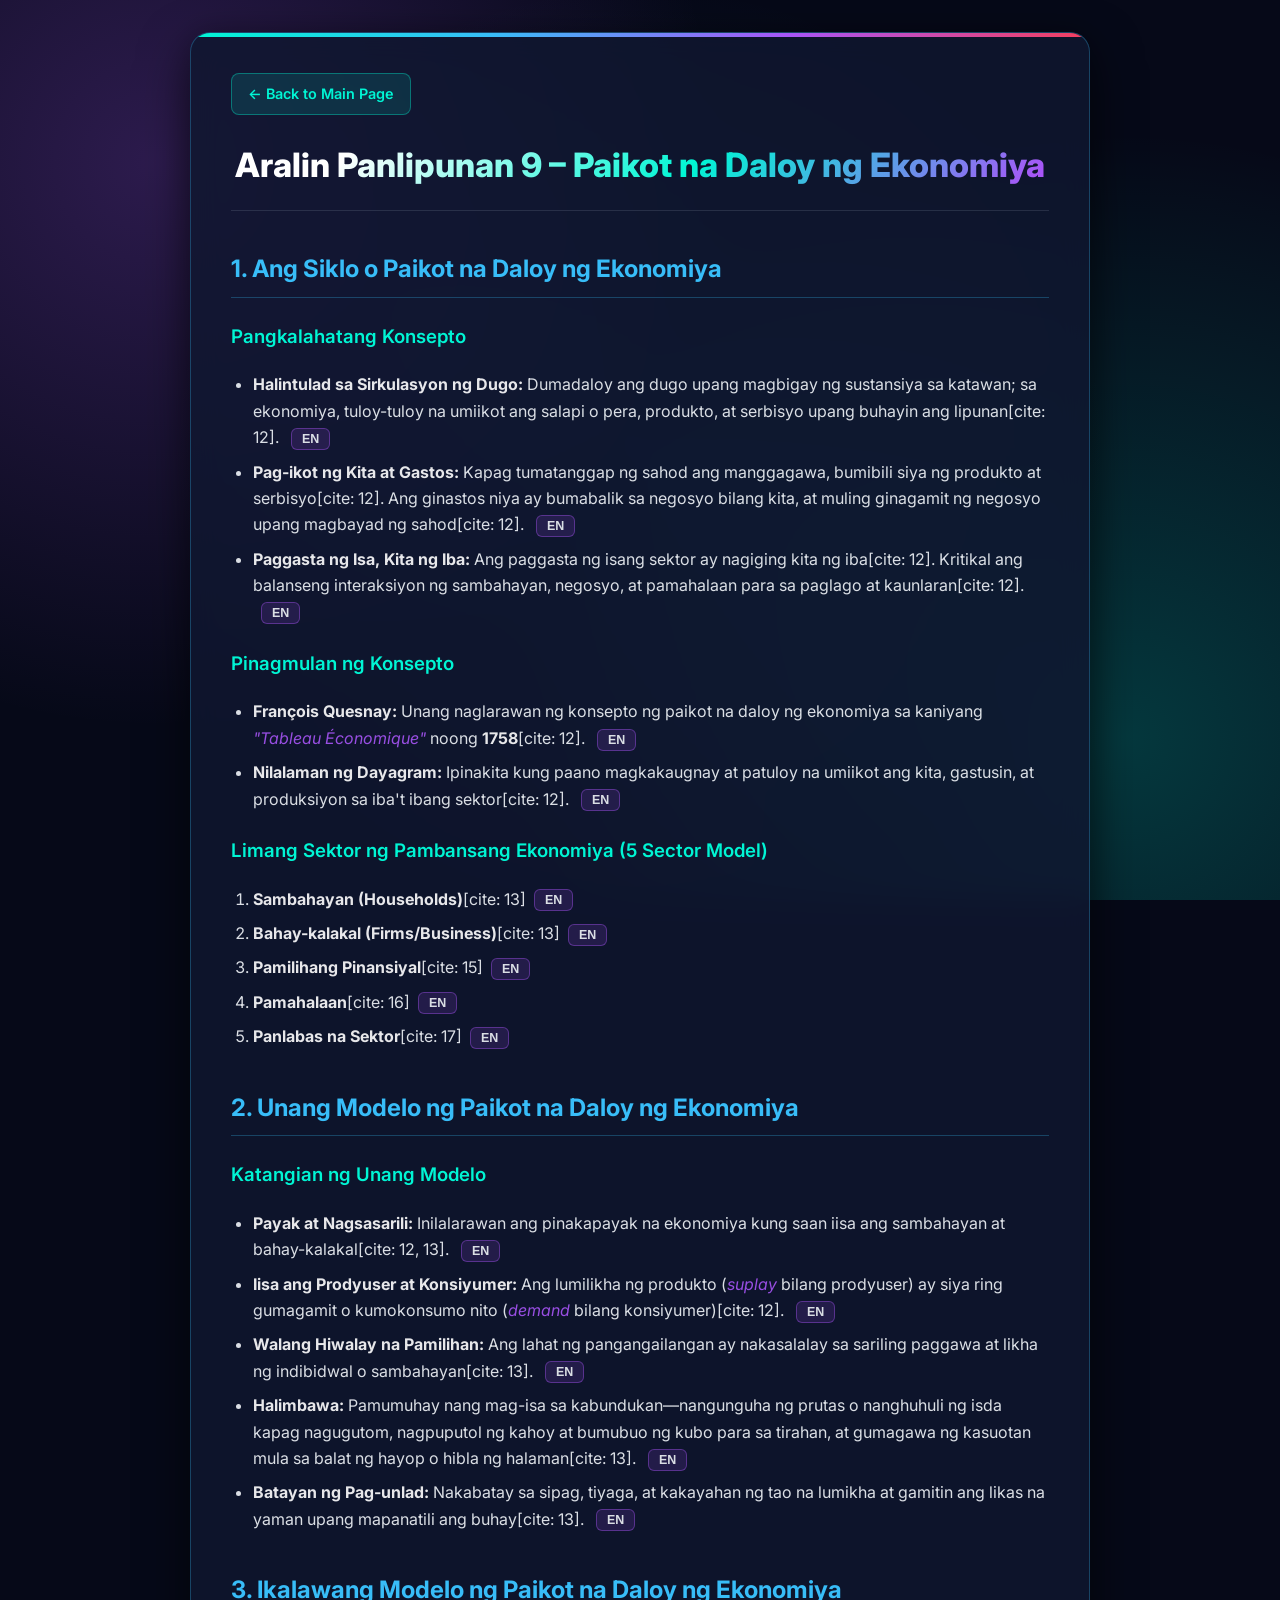
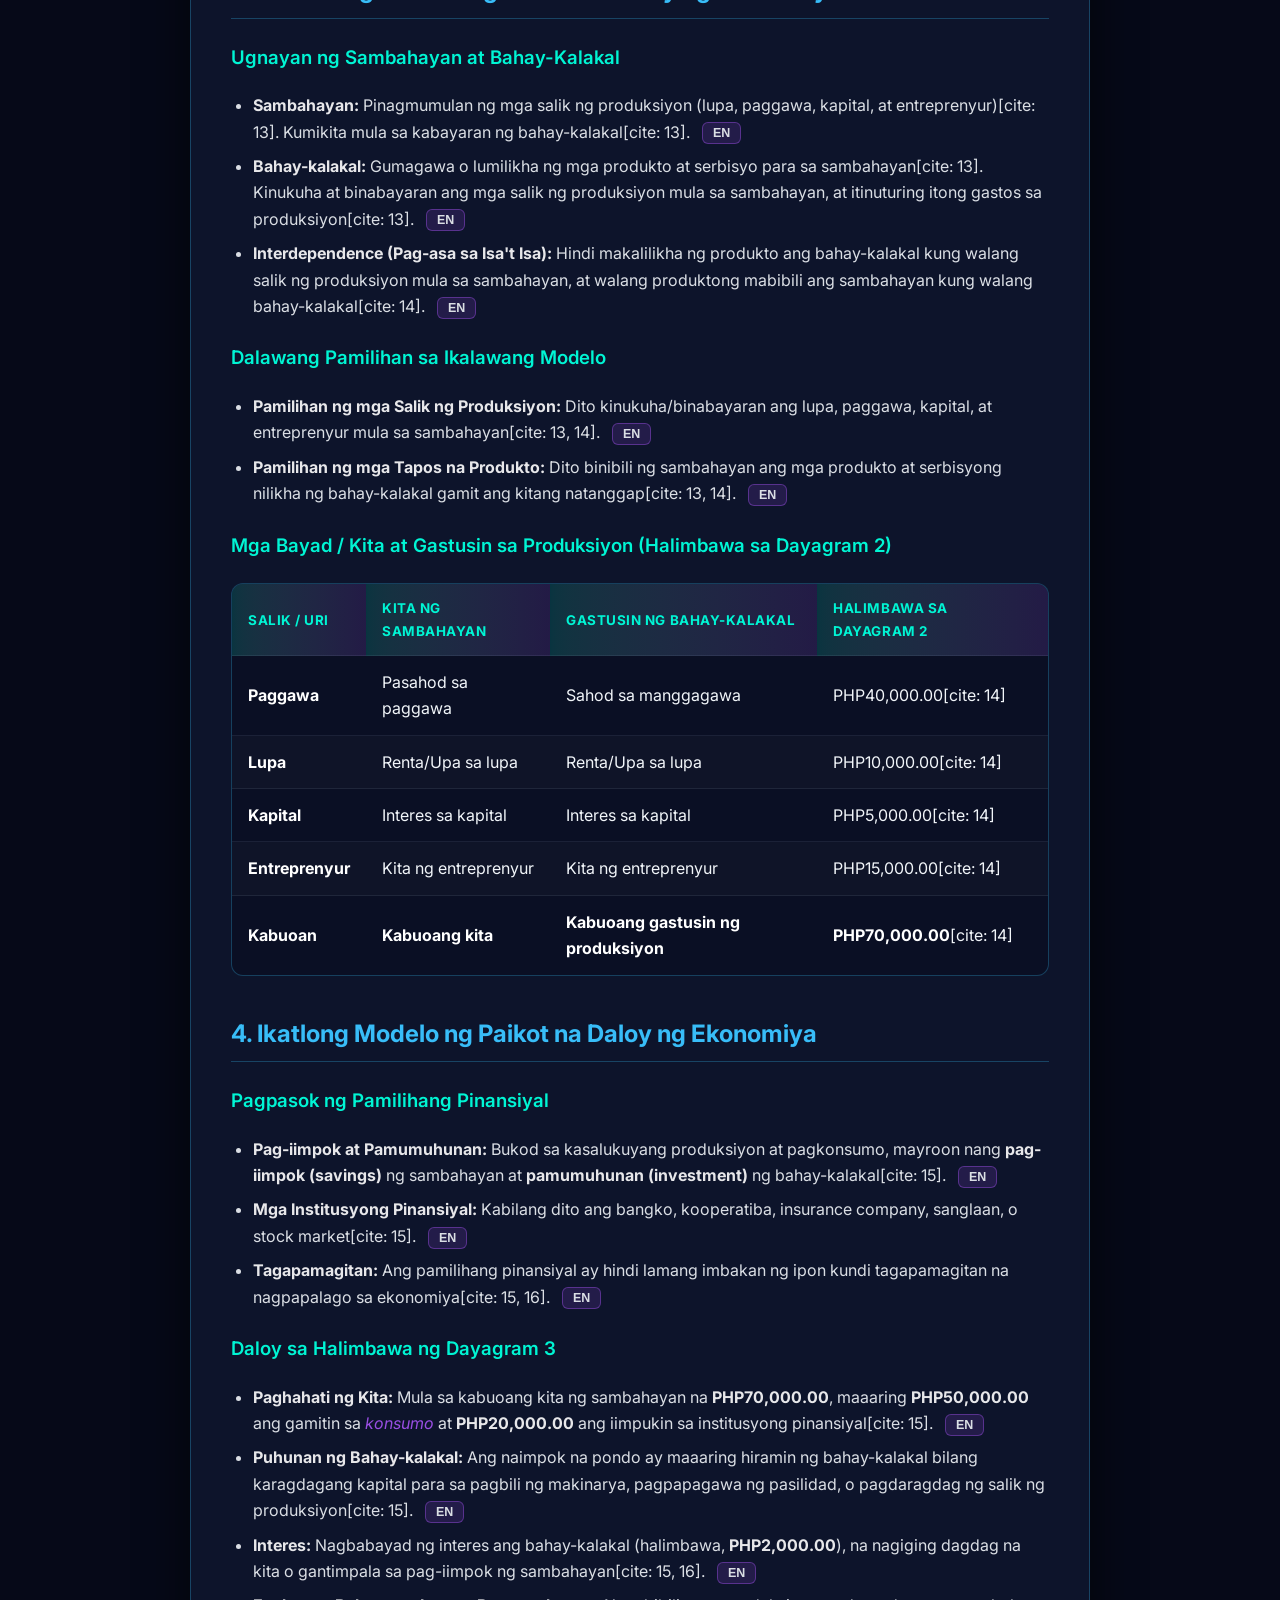
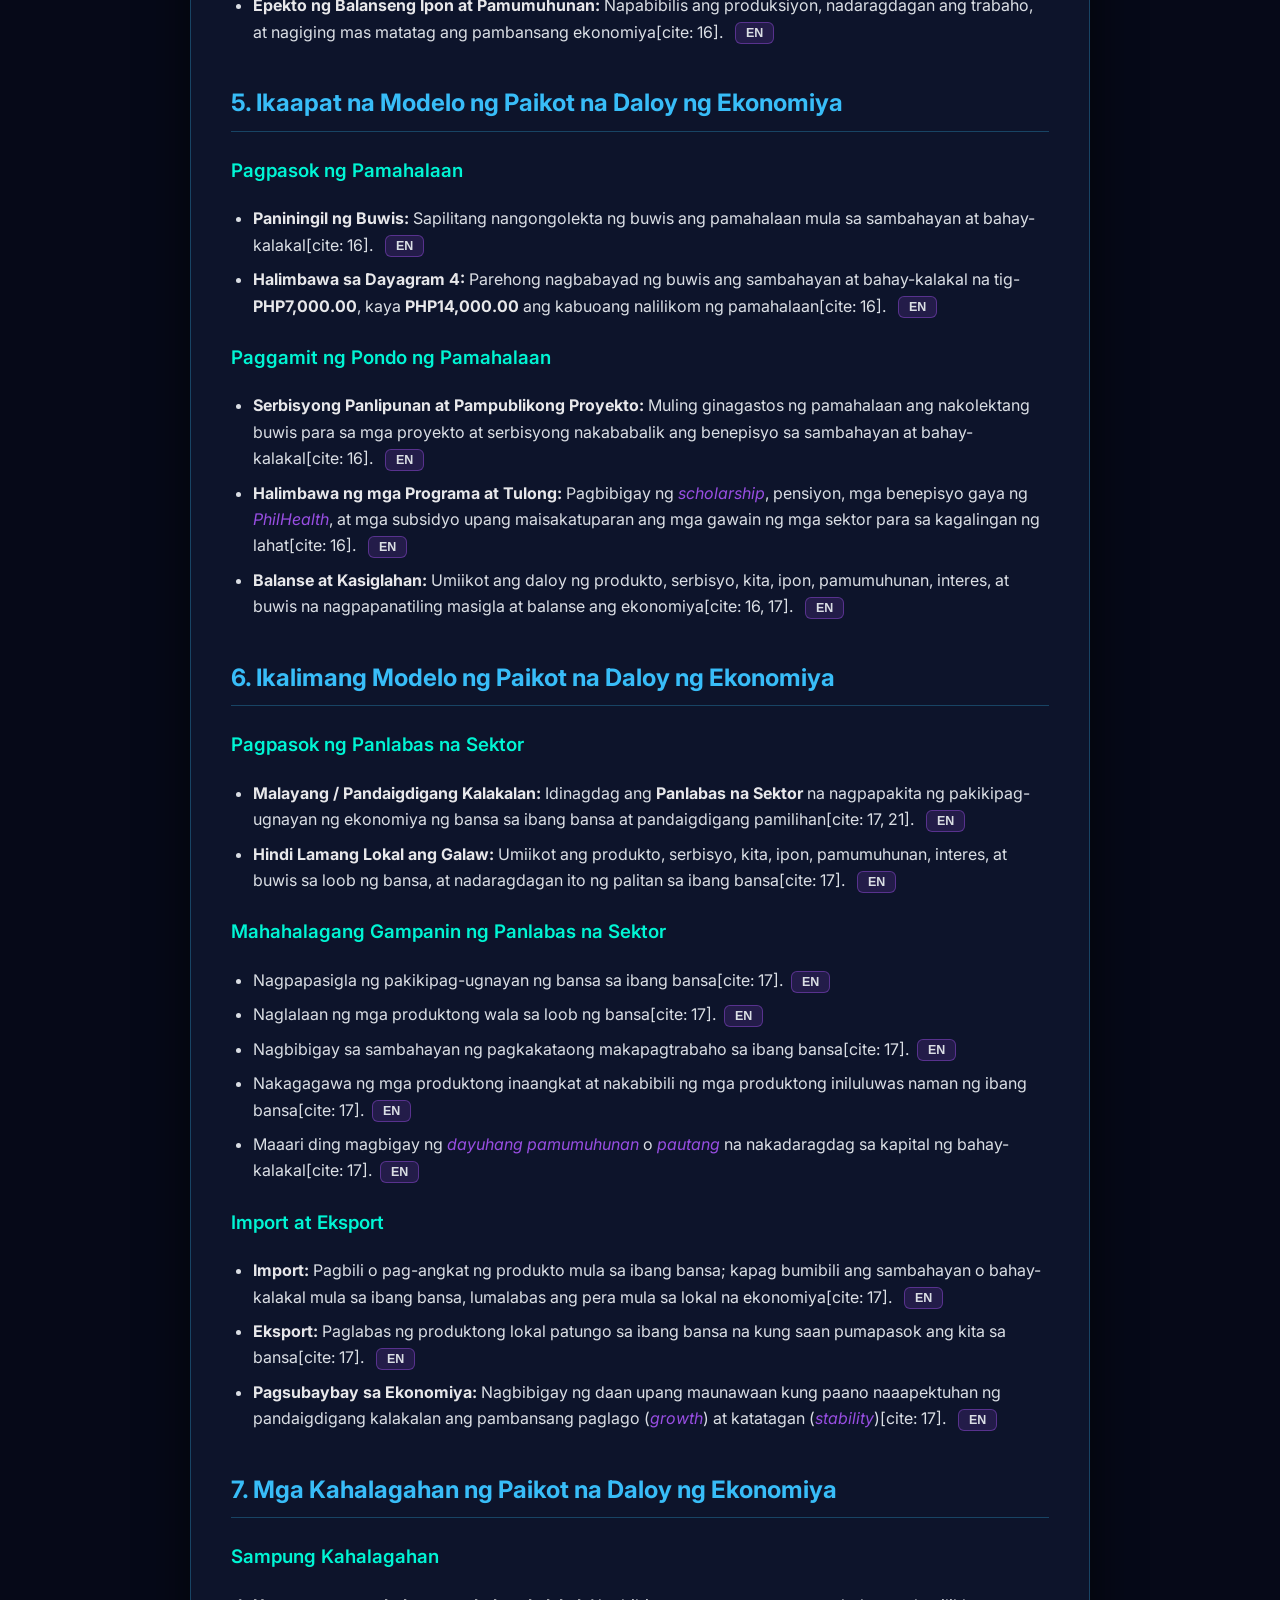
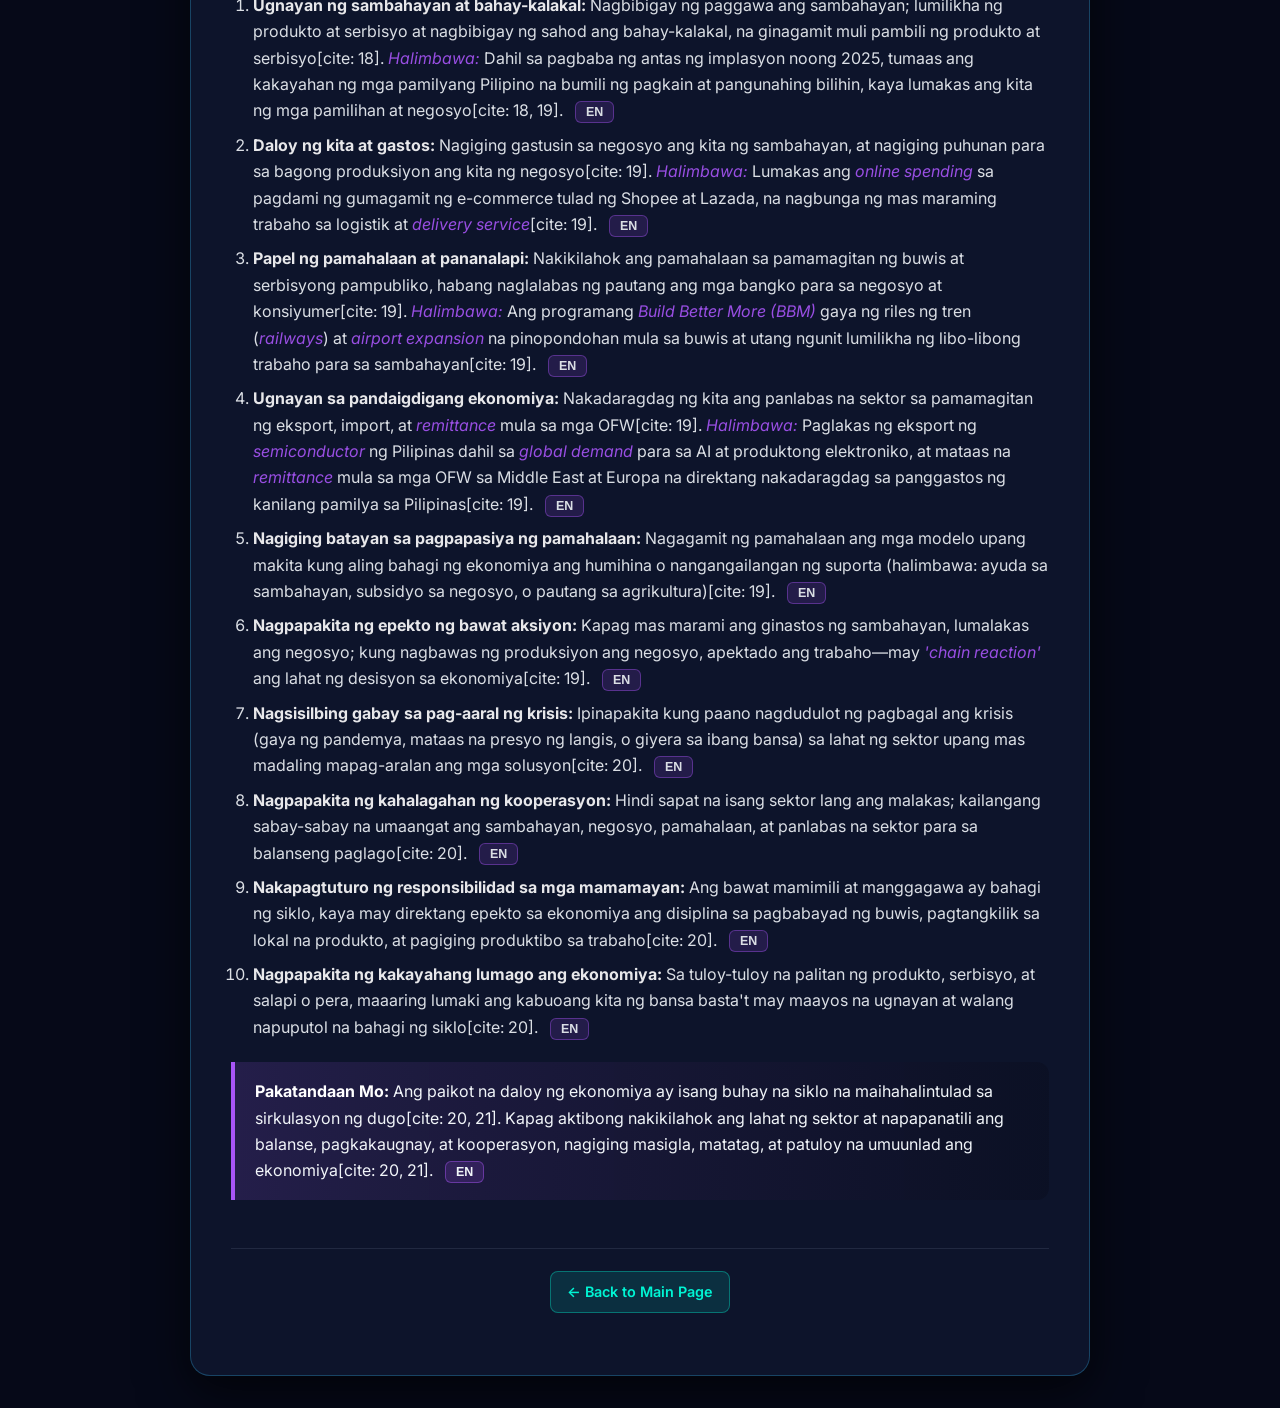
<file: ap.html>
<!DOCTYPE html>
<html lang="en">
<head>
    <meta charset="UTF-8">
    <meta name="viewport" content="width=device-width, initial-scale=1.0">
    <title>Aralin Panlipunan 9</title>
    <link rel="stylesheet" href="styles.css">
</head>
<body>

<div class="container">
    <a href="menu.html" class="btn-back">&larr; Back to Main Page</a>

    <h1>Aralin Panlipunan 9 – Paikot na Daloy ng Ekonomiya</h1>

    <h2>1. Ang Siklo o Paikot na Daloy ng Ekonomiya</h2>
    <h3>Pangkalahatang Konsepto</h3>
    <ul>
        <li data-en="<strong>Analogous to Blood Circulation:</strong> Blood flows to bring nutrients to the body; in the economy, money, goods, and services continuously circulate to keep society alive.">
            <strong>Halintulad sa Sirkulasyon ng Dugo:</strong> Dumadaloy ang dugo upang magbigay ng sustansiya sa katawan; sa ekonomiya, tuloy-tuloy na umiikot ang salapi o pera, produkto, at serbisyo upang buhayin ang lipunan[cite: 12].
        </li>
        <li data-en="<strong>Cycle of Income and Spending:</strong> When a worker receives a wage, they buy goods and services. What they spend goes back to businesses as income, and businesses use it again to pay wages.">
            <strong>Pag-ikot ng Kita at Gastos:</strong> Kapag tumatanggap ng sahod ang manggagawa, bumibili siya ng produkto at serbisyo[cite: 12]. Ang ginastos niya ay bumabalik sa negosyo bilang kita, at muling ginagamit ng negosyo upang magbayad ng sahod[cite: 12].
        </li>
        <li data-en="<strong>One's Spending, Another's Income:</strong> One sector's spending becomes another's income. Balanced interaction among households, businesses, and government is critical for growth and development.">
            <strong>Paggasta ng Isa, Kita ng Iba:</strong> Ang paggasta ng isang sektor ay nagiging kita ng iba[cite: 12]. Kritikal ang balanseng interaksiyon ng sambahayan, negosyo, at pamahalaan para sa paglago at kaunlaran[cite: 12].
        </li>
    </ul>

    <h3>Pinagmulan ng Konsepto</h3>
    <ul>
        <li data-en="<strong>François Quesnay:</strong> First illustrated the concept of the circular flow of the economy in his <em>'Tableau Économique'</em> in <strong>1758</strong>.">
            <strong>François Quesnay:</strong> Unang naglarawan ng konsepto ng paikot na daloy ng ekonomiya sa kaniyang <em>"Tableau Économique"</em> noong <strong>1758</strong>[cite: 12].
        </li>
        <li data-en="<strong>Diagram Content:</strong> Showed how income, expenditure, and production are connected and continuously circulate across different sectors.">
            <strong>Nilalaman ng Dayagram:</strong> Ipinakita kung paano magkakaugnay at patuloy na umiikot ang kita, gastusin, at produksiyon sa iba't ibang sektor[cite: 12].
        </li>
    </ul>

    <h3>Limang Sektor ng Pambansang Ekonomiya (5 Sector Model)</h3>
    <ol>
        <li data-en="<strong>Households</strong>"><strong>Sambahayan (Households)</strong>[cite: 13]</li>
        <li data-en="<strong>Firms / Business</strong>"><strong>Bahay-kalakal (Firms/Business)</strong>[cite: 13]</li>
        <li data-en="<strong>Financial Market</strong>"><strong>Pamilihang Pinansiyal</strong>[cite: 15]</li>
        <li data-en="<strong>Government</strong>"><strong>Pamahalaan</strong>[cite: 16]</li>
        <li data-en="<strong>Foreign / External Sector</strong>"><strong>Panlabas na Sektor</strong>[cite: 17]</li>
    </ol>

    <h2>2. Unang Modelo ng Paikot na Daloy ng Ekonomiya</h2>
    <h3>Katangian ng Unang Modelo</h3>
    <ul>
        <li data-en="<strong>Simple and Self-Sufficient:</strong> Describes the simplest economy where the household and firm are one.">
            <strong>Payak at Nagsasarili:</strong> Inilalarawan ang pinakapayak na ekonomiya kung saan iisa ang sambahayan at bahay-kalakal[cite: 12, 13].
        </li>
        <li data-en="<strong>Producer and Consumer Are One:</strong> Whoever creates a product (<em>supply</em> as producer) is also the one who uses or consumes it (<em>demand</em> as consumer).">
            <strong>Iisa ang Prodyuser at Konsiyumer:</strong> Ang lumilikha ng produkto (<em>suplay</em> bilang prodyuser) ay siya ring gumagamit o kumokonsumo nito (<em>demand</em> bilang konsiyumer)[cite: 12].
        </li>
        <li data-en="<strong>No Separate Market:</strong> All needs depend on the individual's or household's own labor and creation.">
            <strong>Walang Hiwalay na Pamilihan:</strong> Ang lahat ng pangangailangan ay nakasalalay sa sariling paggawa at likha ng indibidwal o sambahayan[cite: 13].
        </li>
        <li data-en="<strong>Example:</strong> Living alone in the mountains—gathering fruit or catching fish when hungry, cutting wood and building a hut for shelter, and making clothing from animal hide or plant fiber.">
            <strong>Halimbawa:</strong> Pamumuhay nang mag-isa sa kabundukan—nangunguha ng prutas o nanghuhuli ng isda kapag nagugutom, nagpuputol ng kahoy at bumubuo ng kubo para sa tirahan, at gumagawa ng kasuotan mula sa balat ng hayop o hibla ng halaman[cite: 13].
        </li>
        <li data-en="<strong>Basis of Progress:</strong> Based on a person's hard work, perseverance, and ability to create and use natural resources to sustain life.">
            <strong>Batayan ng Pag-unlad:</strong> Nakabatay sa sipag, tiyaga, at kakayahan ng tao na lumikha at gamitin ang likas na yaman upang mapanatili ang buhay[cite: 13].
        </li>
    </ul>

    <h2>3. Ikalawang Modelo ng Paikot na Daloy ng Ekonomiya</h2>
    <h3>Ugnayan ng Sambahayan at Bahay-Kalakal</h3>
    <ul>
        <li data-en="<strong>Household:</strong> Source of the factors of production (land, labor, capital, and entrepreneurship). Earns income from payments made by firms.">
            <strong>Sambahayan:</strong> Pinagmumulan ng mga salik ng produksiyon (lupa, paggawa, kapital, at entreprenyur)[cite: 13]. Kumikita mula sa kabayaran ng bahay-kalakal[cite: 13].
        </li>
        <li data-en="<strong>Firm:</strong> Produces or creates goods and services for households. Obtains and pays for factors of production from households, treating them as production expenses.">
            <strong>Bahay-kalakal:</strong> Gumagawa o lumilikha ng mga produkto at serbisyo para sa sambahayan[cite: 13]. Kinukuha at binabayaran ang mga salik ng produksiyon mula sa sambahayan, at itinuturing itong gastos sa produksiyon[cite: 13].
        </li>
        <li data-en="<strong>Interdependence:</strong> Firms cannot produce goods without factors of production from households, and households have no goods to buy without firms.">
            <strong>Interdependence (Pag-asa sa Isa't Isa):</strong> Hindi makalilikha ng produkto ang bahay-kalakal kung walang salik ng produksiyon mula sa sambahayan, at walang produktong mabibili ang sambahayan kung walang bahay-kalakal[cite: 14].
        </li>
    </ul>

    <h3>Dalawang Pamilihan sa Ikalawang Modelo</h3>
    <ul>
        <li data-en="<strong>Market for Factors of Production:</strong> Where land, labor, capital, and entrepreneurship from households are obtained/paid for.">
            <strong>Pamilihan ng mga Salik ng Produksiyon:</strong> Dito kinukuha/binabayaran ang lupa, paggawa, kapital, at entreprenyur mula sa sambahayan[cite: 13, 14].
        </li>
        <li data-en="<strong>Market for Finished Goods:</strong> Where households buy goods and services produced by firms using the income they received.">
            <strong>Pamilihan ng mga Tapos na Produkto:</strong> Dito binibili ng sambahayan ang mga produkto at serbisyong nilikha ng bahay-kalakal gamit ang kitang natanggap[cite: 13, 14].
        </li>
    </ul>

    <h3>Mga Bayad / Kita at Gastusin sa Produksiyon (Halimbawa sa Dayagram 2)</h3>
    <table>
        <thead>
            <tr>
                <th>Salik / Uri</th>
                <th>Kita ng Sambahayan</th>
                <th>Gastusin ng Bahay-Kalakal</th>
                <th>Halimbawa sa Dayagram 2</th>
            </tr>
        </thead>
        <tbody>
            <tr><td><strong>Paggawa</strong></td><td>Pasahod sa paggawa</td><td>Sahod sa manggagawa</td><td>PHP40,000.00[cite: 14]</td></tr>
            <tr><td><strong>Lupa</strong></td><td>Renta/Upa sa lupa</td><td>Renta/Upa sa lupa</td><td>PHP10,000.00[cite: 14]</td></tr>
            <tr><td><strong>Kapital</strong></td><td>Interes sa kapital</td><td>Interes sa kapital</td><td>PHP5,000.00[cite: 14]</td></tr>
            <tr><td><strong>Entreprenyur</strong></td><td>Kita ng entreprenyur</td><td>Kita ng entreprenyur</td><td>PHP15,000.00[cite: 14]</td></tr>
            <tr><td><strong>Kabuoan</strong></td><td><strong>Kabuoang kita</strong></td><td><strong>Kabuoang gastusin ng produksiyon</strong></td><td><strong>PHP70,000.00</strong>[cite: 14]</td></tr>
        </tbody>
    </table>

    <h2>4. Ikatlong Modelo ng Paikot na Daloy ng Ekonomiya</h2>
    <h3>Pagpasok ng Pamilihang Pinansiyal</h3>
    <ul>
        <li data-en="<strong>Savings and Investment:</strong> Aside from current production and consumption, there are now household <strong>savings</strong> and firm <strong>investment</strong>.">
            <strong>Pag-iimpok at Pamumuhunan:</strong> Bukod sa kasalukuyang produksiyon at pagkonsumo, mayroon nang <strong>pag-iimpok (savings)</strong> ng sambahayan at <strong>pamumuhunan (investment)</strong> ng bahay-kalakal[cite: 15].
        </li>
        <li data-en="<strong>Financial Institutions:</strong> These include banks, cooperatives, insurance companies, pawnshops, or the stock market.">
            <strong>Mga Institusyong Pinansiyal:</strong> Kabilang dito ang bangko, kooperatiba, insurance company, sanglaan, o stock market[cite: 15].
        </li>
        <li data-en="<strong>Intermediary:</strong> The financial market is not just a storage of savings, but an intermediary that grows the economy.">
            <strong>Tagapamagitan:</strong> Ang pamilihang pinansiyal ay hindi lamang imbakan ng ipon kundi tagapamagitan na nagpapalago sa ekonomiya[cite: 15, 16].
        </li>
    </ul>

    <h3>Daloy sa Halimbawa ng Dayagram 3</h3>
    <ul>
        <li data-en="<strong>Division of Income:</strong> Out of the household's total income of <strong>PHP70,000.00</strong>, <strong>PHP50,000.00</strong> may go to <em>consumption</em> and <strong>PHP20,000.00</strong> may be saved in a financial institution.">
            <strong>Paghahati ng Kita:</strong> Mula sa kabuoang kita ng sambahayan na <strong>PHP70,000.00</strong>, maaaring <strong>PHP50,000.00</strong> ang gamitin sa <em>konsumo</em> at <strong>PHP20,000.00</strong> ang iimpukin sa institusyong pinansiyal[cite: 15].
        </li>
        <li data-en="<strong>Firm Capital:</strong> Saved funds can be borrowed by firms as additional capital to buy machinery, build facilities, or add factors of production.">
            <strong>Puhunan ng Bahay-kalakal:</strong> Ang naimpok na pondo ay maaaring hiramin ng bahay-kalakal bilang karagdagang kapital para sa pagbili ng makinarya, pagpapagawa ng pasilidad, o pagdaragdag ng salik ng produksiyon[cite: 15].
        </li>
        <li data-en="<strong>Interest:</strong> Firms pay interest (for example, <strong>PHP2,000.00</strong>), which becomes additional income or reward for household savings.">
            <strong>Interes:</strong> Nagbabayad ng interes ang bahay-kalakal (halimbawa, <strong>PHP2,000.00</strong>), na nagiging dagdag na kita o gantimpala sa pag-iimpok ng sambahayan[cite: 15, 16].
        </li>
        <li data-en="<strong>Effect of Balanced Savings and Investment:</strong> Production speeds up, jobs increase, and the national economy becomes more stable.">
            <strong>Epekto ng Balanseng Ipon at Pamumuhunan:</strong> Napabibilis ang produksiyon, nadaragdagan ang trabaho, at nagiging mas matatag ang pambansang ekonomiya[cite: 16].
        </li>
    </ul>

    <h2>5. Ikaapat na Modelo ng Paikot na Daloy ng Ekonomiya</h2>
    <h3>Pagpasok ng Pamahalaan</h3>
    <ul>
        <li data-en="<strong>Tax Collection:</strong> The government compulsorily collects taxes from households and firms.">
            <strong>Paniningil ng Buwis:</strong> Sapilitang nangongolekta ng buwis ang pamahalaan mula sa sambahayan at bahay-kalakal[cite: 16].
        </li>
        <li data-en="<strong>Example in Diagram 4:</strong> Both households and firms pay <strong>PHP7,000.00</strong> each in taxes, so the government collects <strong>PHP14,000.00</strong> in total.">
            <strong>Halimbawa sa Dayagram 4:</strong> Parehong nagbabayad ng buwis ang sambahayan at bahay-kalakal na tig-<strong>PHP7,000.00</strong>, kaya <strong>PHP14,000.00</strong> ang kabuoang nalilikom ng pamahalaan[cite: 16].
        </li>
    </ul>

    <h3>Paggamit ng Pondo ng Pamahalaan</h3>
    <ul>
        <li data-en="<strong>Social Services and Public Projects:</strong> The government re-spends collected taxes on projects and services whose benefits return to households and firms.">
            <strong>Serbisyong Panlipunan at Pampublikong Proyekto:</strong> Muling ginagastos ng pamahalaan ang nakolektang buwis para sa mga proyekto at serbisyong nakababalik ang benepisyo sa sambahayan at bahay-kalakal[cite: 16].
        </li>
        <li data-en="<strong>Examples of Programs and Aid:</strong> Providing <em>scholarships</em>, pensions, benefits like <em>PhilHealth</em>, and subsidies so sectors can carry out activities for everyone's welfare.">
            <strong>Halimbawa ng mga Programa at Tulong:</strong> Pagbibigay ng <em>scholarship</em>, pensiyon, mga benepisyo gaya ng <em>PhilHealth</em>, at mga subsidyo upang maisakatuparan ang mga gawain ng mga sektor para sa kagalingan ng lahat[cite: 16].
        </li>
        <li data-en="<strong>Balance and Vigor:</strong> Goods, services, income, savings, investment, interest, and taxes circulate, keeping the economy vibrant and balanced.">
            <strong>Balanse at Kasiglahan:</strong> Umiikot ang daloy ng produkto, serbisyo, kita, ipon, pamumuhunan, interes, at buwis na nagpapanatiling masigla at balanse ang ekonomiya[cite: 16, 17].
        </li>
    </ul>

    <h2>6. Ikalimang Modelo ng Paikot na Daloy ng Ekonomiya</h2>
    <h3>Pagpasok ng Panlabas na Sektor</h3>
    <ul>
        <li data-en="<strong>Free / Global Trade:</strong> The <strong>Foreign Sector</strong> is added, showing how the country's economy interacts with other countries and the global market.">
            <strong>Malayang / Pandaigdigang Kalakalan:</strong> Idinagdag ang <strong>Panlabas na Sektor</strong> na nagpapakita ng pakikipag-ugnayan ng ekonomiya ng bansa sa ibang bansa at pandaigdigang pamilihan[cite: 17, 21].
        </li>
        <li data-en="<strong>Movement Is Not Only Local:</strong> Goods, services, income, savings, investment, interest, and taxes circulate domestically, supplemented by exchange with other countries.">
            <strong>Hindi Lamang Lokal ang Galaw:</strong> Umiikot ang produkto, serbisyo, kita, ipon, pamumuhunan, interes, at buwis sa loob ng bansa, at nadaragdagan ito ng palitan sa ibang bansa[cite: 17].
        </li>
    </ul>

    <h3>Mahahalagang Gampanin ng Panlabas na Sektor</h3>
    <ul>
        <li data-en="Stimulates the country's relations with other nations.">Nagpapasigla ng pakikipag-ugnayan ng bansa sa ibang bansa[cite: 17].</li>
        <li data-en="Provides products not available within the country.">Naglalaan ng mga produktong wala sa loob ng bansa[cite: 17].</li>
        <li data-en="Gives households opportunities to work abroad.">Nagbibigay sa sambahayan ng pagkakataong makapagtrabaho sa ibang bansa[cite: 17].</li>
        <li data-en="Can produce imported products and buy products exported by other countries.">Nakagagawa ng mga produktong inaangkat at nakabibili ng mga produktong iniluluwas naman ng ibang bansa[cite: 17].</li>
        <li data-en="Can also provide <em>foreign investment</em> or <em>loans</em> that add to firms' capital.">Maaari ding magbigay ng <em>dayuhang pamumuhunan</em> o <em>pautang</em> na nakadaragdag sa kapital ng bahay-kalakal[cite: 17].</li>
    </ul>

    <h3>Import at Eksport</h3>
    <ul>
        <li data-en="<strong>Import:</strong> Buying or bringing in goods from another country; when households or firms buy from abroad, money leaves the local economy.">
            <strong>Import:</strong> Pagbili o pag-angkat ng produkto mula sa ibang bansa; kapag bumibili ang sambahayan o bahay-kalakal mula sa ibang bansa, lumalabas ang pera mula sa lokal na ekonomiya[cite: 17].
        </li>
        <li data-en="<strong>Export:</strong> Sending local products out to other countries, bringing income into the country.">
            <strong>Eksport:</strong> Paglabas ng produktong lokal patungo sa ibang bansa na kung saan pumapasok ang kita sa bansa[cite: 17].
        </li>
        <li data-en="<strong>Monitoring the Economy:</strong> Allows understanding of how global trade affects national <em>growth</em> and <em>stability</em>.">
            <strong>Pagsubaybay sa Ekonomiya:</strong> Nagbibigay ng daan upang maunawaan kung paano naaapektuhan ng pandaigdigang kalakalan ang pambansang paglago (<em>growth</em>) at katatagan (<em>stability</em>)[cite: 17].
        </li>
    </ul>

    <h2>7. Mga Kahalagahan ng Paikot na Daloy ng Ekonomiya</h2>
    <h3>Sampung Kahalagahan</h3>
    <ol>
        <li data-en="<strong>Household and Firm Relationship:</strong> Households provide labor; firms produce goods and services and pay wages, which are used again to buy goods and services. <em>Example:</em> Due to lower inflation in 2025, Filipino families had greater capacity to buy food and basic goods, boosting market and business income.">
            <strong>Ugnayan ng sambahayan at bahay-kalakal:</strong> Nagbibigay ng paggawa ang sambahayan; lumilikha ng produkto at serbisyo at nagbibigay ng sahod ang bahay-kalakal, na ginagamit muli pambili ng produkto at serbisyo[cite: 18]. <em>Halimbawa:</em> Dahil sa pagbaba ng antas ng implasyon noong 2025, tumaas ang kakayahan ng mga pamilyang Pilipino na bumili ng pagkain at pangunahing bilihin, kaya lumakas ang kita ng mga pamilihan at negosyo[cite: 18, 19].
        </li>
        <li data-en="<strong>Flow of Income and Spending:</strong> Household income becomes business spending, and business income becomes capital for new production. <em>Example:</em> <em>Online spending</em> grew as more people used e-commerce like Shopee and Lazada, creating more jobs in logistics and <em>delivery services</em>.">
            <strong>Daloy ng kita at gastos:</strong> Nagiging gastusin sa negosyo ang kita ng sambahayan, at nagiging puhunan para sa bagong produksiyon ang kita ng negosyo[cite: 19]. <em>Halimbawa:</em> Lumakas ang <em>online spending</em> sa pagdami ng gumagamit ng e-commerce tulad ng Shopee at Lazada, na nagbunga ng mas maraming trabaho sa logistik at <em>delivery service</em>[cite: 19].
        </li>
        <li data-en="<strong>Role of Government and Finance:</strong> The government participates through taxes and public services, while banks issue loans for businesses and consumers. <em>Example:</em> The <em>Build Better More (BBM)</em> program such as <em>railways</em> and <em>airport expansion</em>, funded by taxes and debt, creates thousands of jobs for households.">
            <strong>Papel ng pamahalaan at pananalapi:</strong> Nakikilahok ang pamahalaan sa pamamagitan ng buwis at serbisyong pampubliko, habang naglalabas ng pautang ang mga bangko para sa negosyo at konsiyumer[cite: 19]. <em>Halimbawa:</em> Ang programang <em>Build Better More (BBM)</em> gaya ng riles ng tren (<em>railways</em>) at <em>airport expansion</em> na pinopondohan mula sa buwis at utang ngunit lumilikha ng libo-libong trabaho para sa sambahayan[cite: 19].
        </li>
        <li data-en="<strong>Link to the Global Economy:</strong> The external sector adds income through exports, imports, and OFW <em>remittances</em>. <em>Example:</em> Growth in Philippine <em>semiconductor</em> exports driven by <em>global demand</em> for AI and electronics, plus high <em>remittances</em> from OFWs in the Middle East and Europe directly boosting family spending in the Philippines.">
            <strong>Ugnayan sa pandaigdigang ekonomiya:</strong> Nakadaragdag ng kita ang panlabas na sektor sa pamamagitan ng eksport, import, at <em>remittance</em> mula sa mga OFW[cite: 19]. <em>Halimbawa:</em> Paglakas ng eksport ng <em>semiconductor</em> ng Pilipinas dahil sa <em>global demand</em> para sa AI at produktong elektroniko, at mataas na <em>remittance</em> mula sa mga OFW sa Middle East at Europa na direktang nakadaragdag sa panggastos ng kanilang pamilya sa Pilipinas[cite: 19].
        </li>
        <li data-en="<strong>Basis for Government Decision-Making:</strong> The government can use these models to see which part of the economy is weakening or needs support (e.g., household aid, business subsidies, or agricultural loans).">
            <strong>Nagiging batayan sa pagpapasiya ng pamahalaan:</strong> Nagagamit ng pamahalaan ang mga modelo upang makita kung aling bahagi ng ekonomiya ang humihina o nangangailangan ng suporta (halimbawa: ayuda sa sambahayan, subsidyo sa negosyo, o pautang sa agrikultura)[cite: 19].
        </li>
        <li data-en="<strong>Shows the Effect of Every Action:</strong> When households spend more, businesses grow; if businesses cut production, jobs are affected—every economic decision has a <em>'chain reaction.'</em>">
            <strong>Nagpapakita ng epekto ng bawat aksiyon:</strong> Kapag mas marami ang ginastos ng sambahayan, lumalakas ang negosyo; kung nagbawas ng produksiyon ang negosyo, apektado ang trabaho—may <em>'chain reaction'</em> ang lahat ng desisyon sa ekonomiya[cite: 19].
        </li>
        <li data-en="<strong>Serves as a Guide in Studying Crises:</strong> Shows how a crisis (such as a pandemic, high oil prices, or war abroad) slows down all sectors so solutions can be studied more easily.">
            <strong>Nagsisilbing gabay sa pag-aaral ng krisis:</strong> Ipinapakita kung paano nagdudulot ng pagbagal ang krisis (gaya ng pandemya, mataas na presyo ng langis, o giyera sa ibang bansa) sa lahat ng sektor upang mas madaling mapag-aralan ang mga solusyon[cite: 20].
        </li>
        <li data-en="<strong>Shows the Importance of Cooperation:</strong> One strong sector is not enough; households, businesses, government, and the external sector must rise together for balanced growth.">
            <strong>Nagpapakita ng kahalagahan ng kooperasyon:</strong> Hindi sapat na isang sektor lang ang malakas; kailangang sabay-sabay na umaangat ang sambahayan, negosyo, pamahalaan, at panlabas na sektor para sa balanseng paglago[cite: 20].
        </li>
        <li data-en="<strong>Teaches Responsibility to Citizens:</strong> Every consumer and worker is part of the cycle, so discipline in paying taxes, supporting local products, and being productive at work directly affects the economy.">
            <strong>Nakapagtuturo ng responsibilidad sa mga mamamayan:</strong> Ang bawat mamimili at manggagawa ay bahagi ng siklo, kaya may direktang epekto sa ekonomiya ang disiplina sa pagbabayad ng buwis, pagtangkilik sa lokal na produkto, at pagiging produktibo sa trabaho[cite: 20].
        </li>
        <li data-en="<strong>Shows the Economy's Capacity to Grow:</strong> Through continuous exchange of goods, services, and money, total national income can grow as long as connections are smooth and no part of the cycle is broken.">
            <strong>Nagpapakita ng kakayahang lumago ang ekonomiya:</strong> Sa tuloy-tuloy na palitan ng produkto, serbisyo, at salapi o pera, maaaring lumaki ang kabuoang kita ng bansa basta't may maayos na ugnayan at walang napuputol na bahagi ng siklo[cite: 20].
        </li>
    </ol>

    <blockquote data-en="<strong>Remember:</strong> The circular flow of the economy is a living cycle comparable to blood circulation. When all sectors actively participate and balance, connection, and cooperation are maintained, the economy becomes vibrant, stable, and continuously developing.">
        <strong>Pakatandaan Mo:</strong> Ang paikot na daloy ng ekonomiya ay isang buhay na siklo na maihahalintulad sa sirkulasyon ng dugo[cite: 20, 21]. Kapag aktibong nakikilahok ang lahat ng sektor at napapanatili ang balanse, pagkakaugnay, at kooperasyon, nagiging masigla, matatag, at patuloy na umuunlad ang ekonomiya[cite: 20, 21].
    </blockquote>

    <footer>
        <a href="menu.html" class="btn-back">&larr; Back to Main Page</a>
    </footer>
</div>

<script>
    document.querySelectorAll('[data-en]').forEach((el) => {
        const btn = document.createElement('button');
        btn.type = 'button';
        btn.className = 'btn-translate';
        btn.textContent = 'EN';

        const box = document.createElement('div');
        box.className = 'en-translation';
        box.innerHTML = el.dataset.en;

        btn.addEventListener('click', () => {
            const isOpen = box.classList.toggle('show');
            btn.textContent = isOpen ? 'Hide EN' : 'EN';
        });

        el.append(btn, box);
    });
</script>

<script src="theme.js"></script>
</body>
</html>
</file>
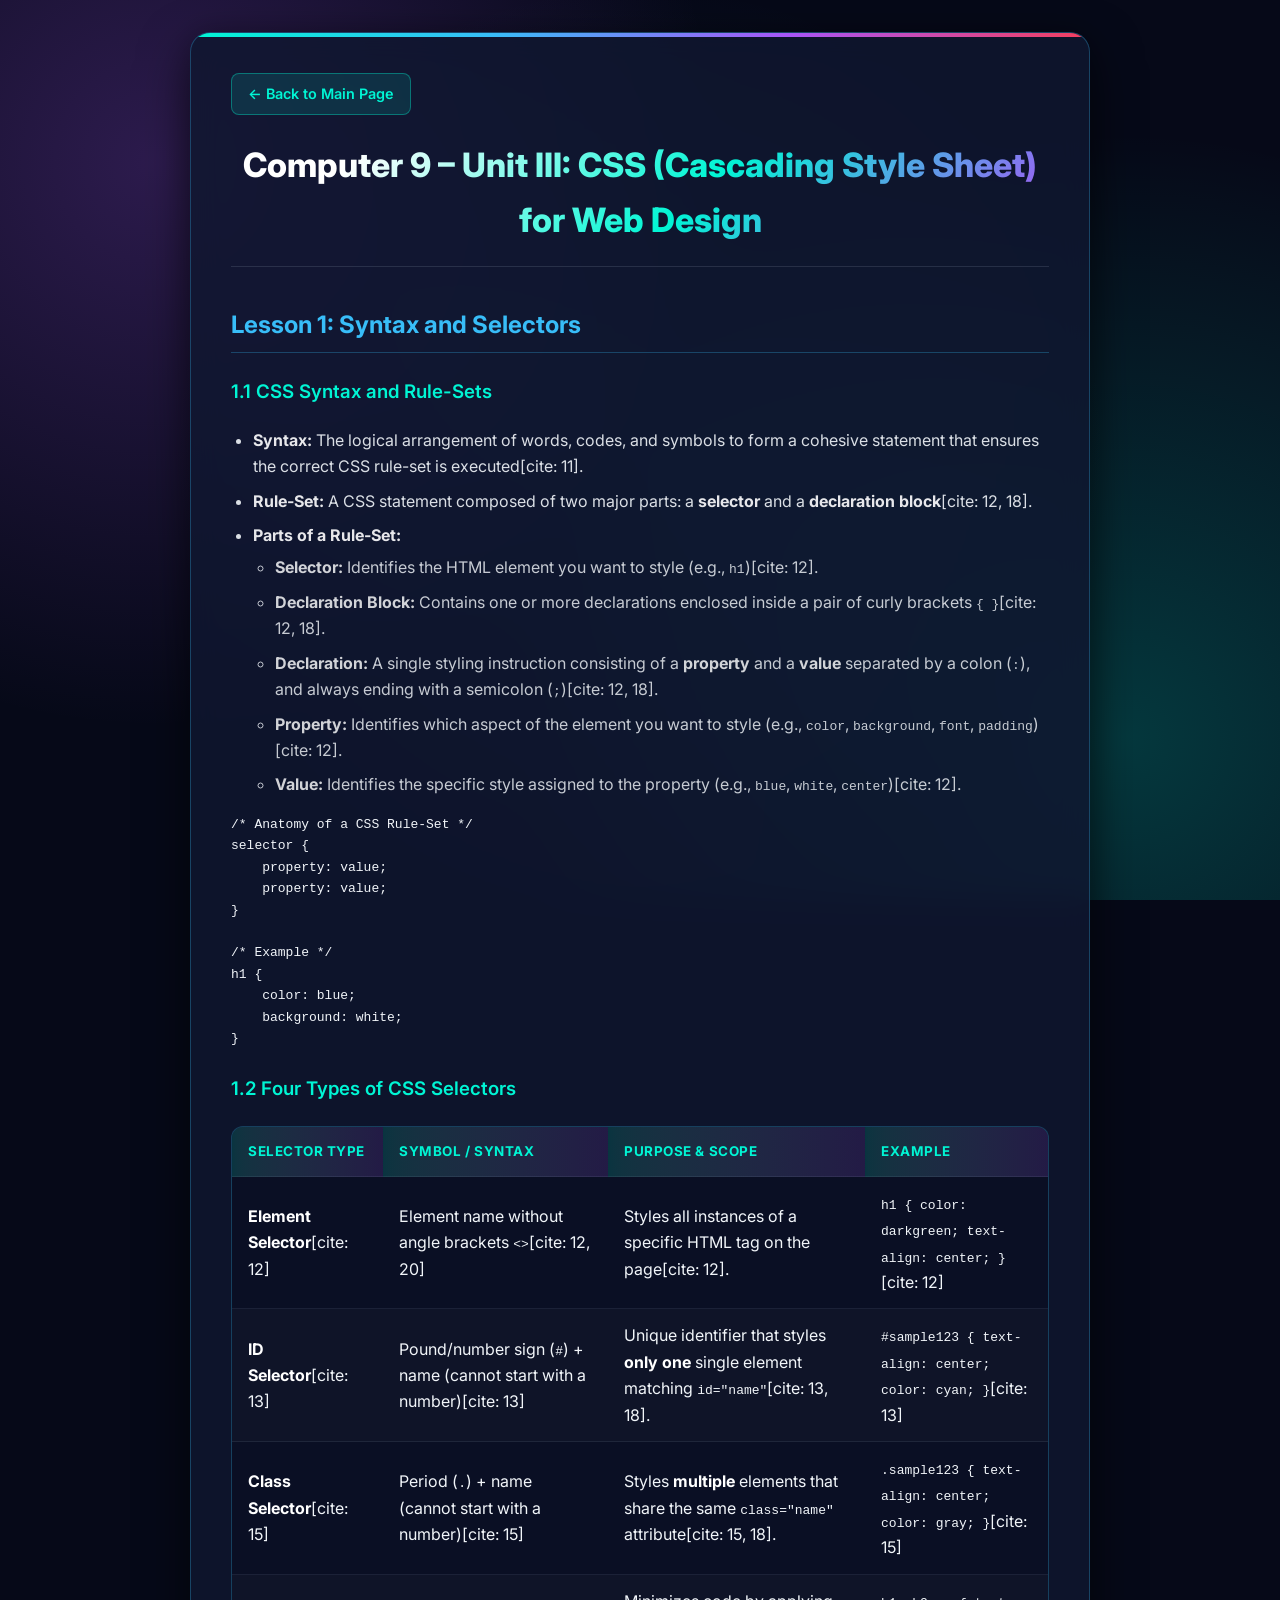
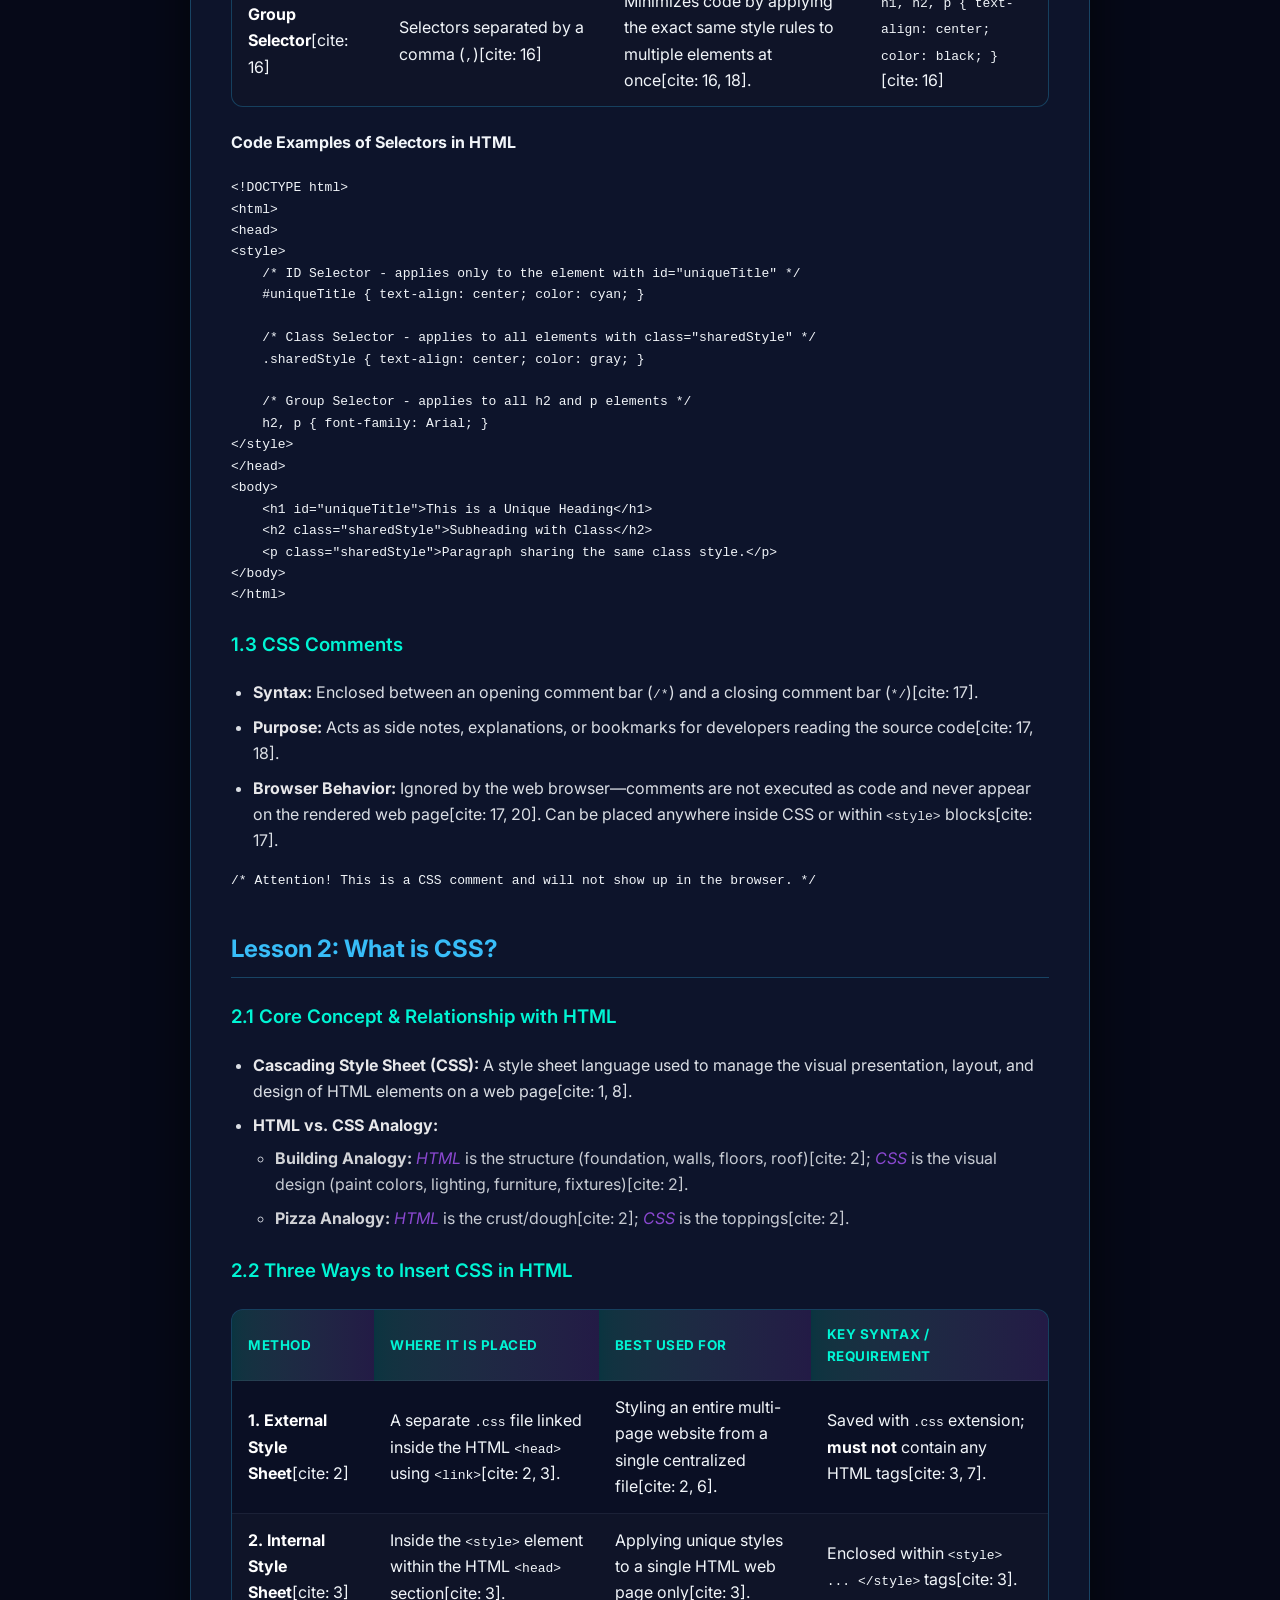
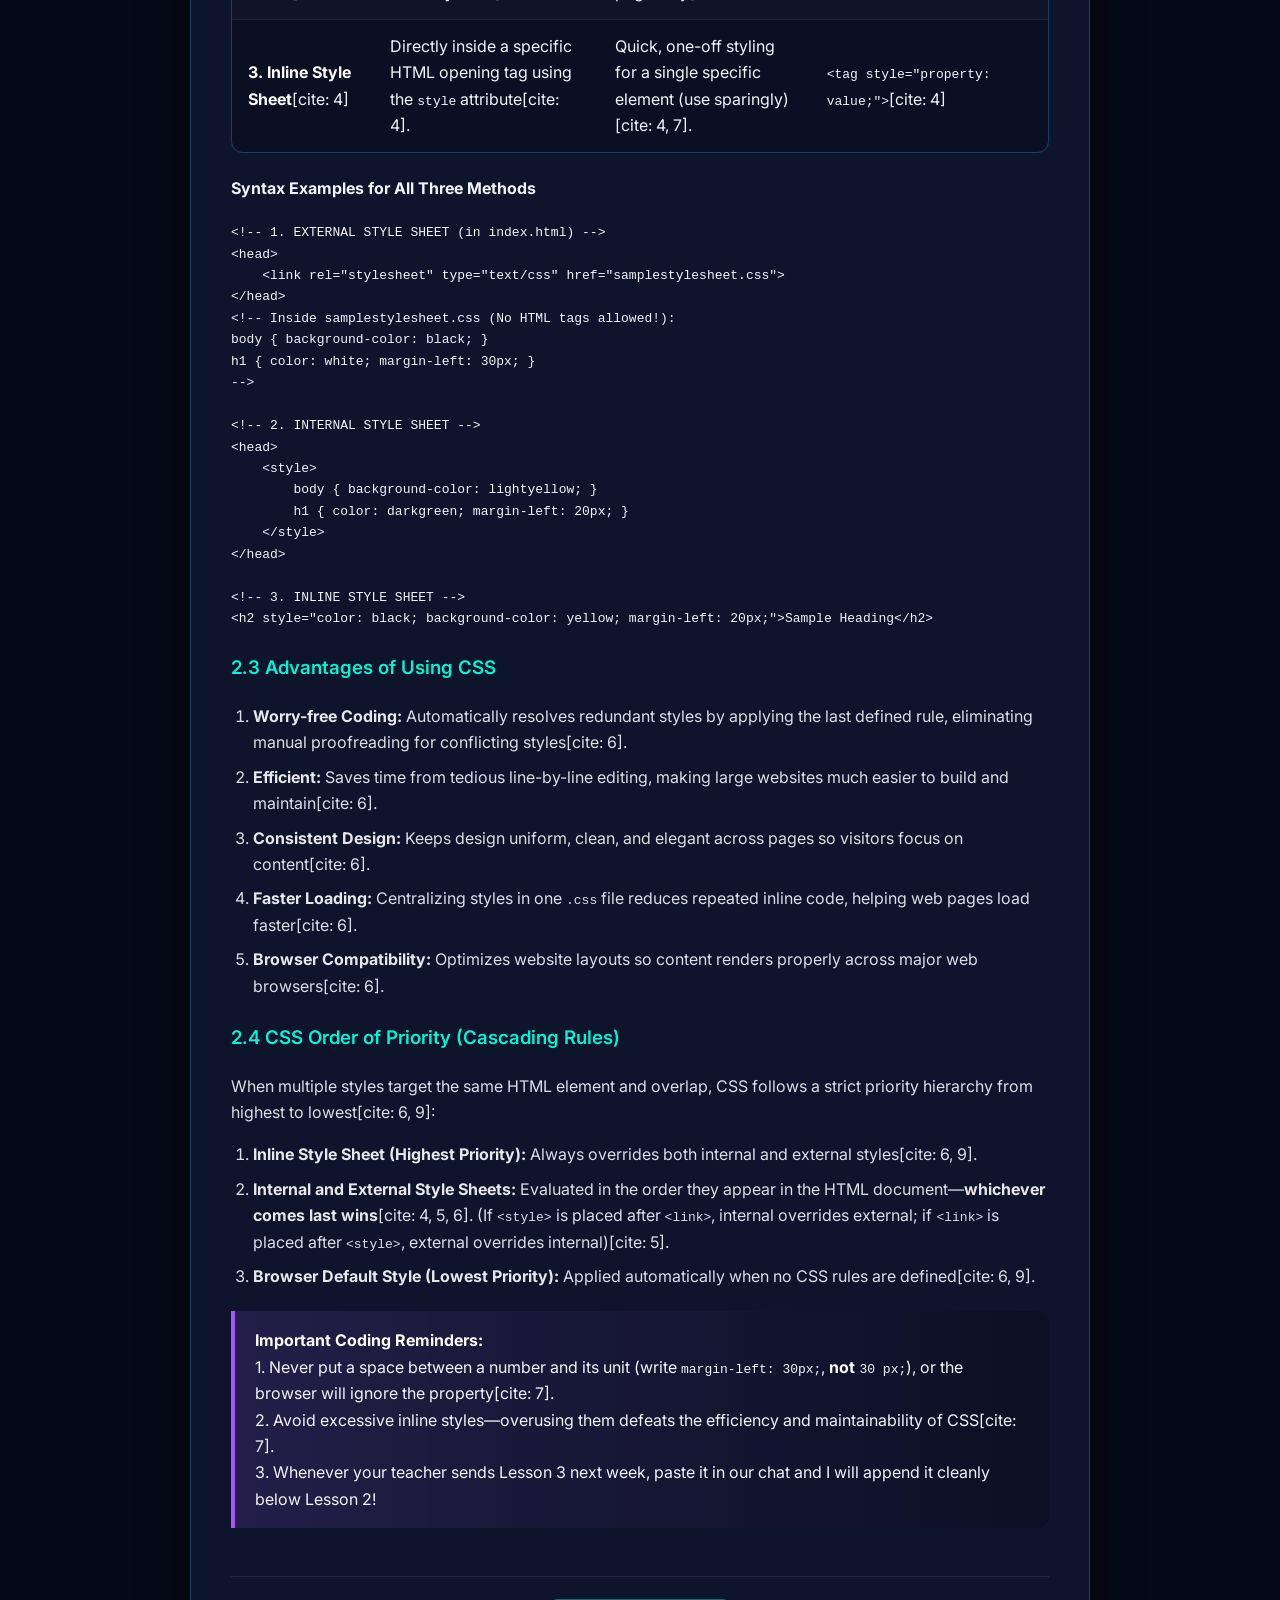
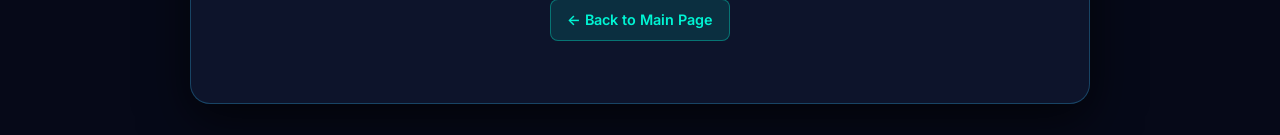
<file: computer.html>
<!DOCTYPE html>
<html lang="en">
<head>
    <meta charset="UTF-8">
    <meta name="viewport" content="width=device-width, initial-scale=1.0">
    <title>Computer 9</title>
     <link rel="stylesheet" href="styles.css">
</head>
<body>

<div class="container">
    <a href="menu.html" class="btn-back">&larr; Back to Main Page</a>

    <h1>Computer 9 – Unit III: CSS (Cascading Style Sheet) for Web Design</h1>

    <!-- LESSON 1: SYNTAX AND SELECTORS -->
    <h2>Lesson 1: Syntax and Selectors</h2>

    <h3>1.1 CSS Syntax and Rule-Sets</h3>
    <ul>
        <li><strong>Syntax:</strong> The logical arrangement of words, codes, and symbols to form a cohesive statement that ensures the correct CSS rule-set is executed[cite: 11].</li>
        <li><strong>Rule-Set:</strong> A CSS statement composed of two major parts: a <strong>selector</strong> and a <strong>declaration block</strong>[cite: 12, 18].</li>
        <li><strong>Parts of a Rule-Set:</strong>
            <ul>
                <li><strong>Selector:</strong> Identifies the HTML element you want to style (e.g., <code>h1</code>)[cite: 12].</li>
                <li><strong>Declaration Block:</strong> Contains one or more declarations enclosed inside a pair of curly brackets <code>{ }</code>[cite: 12, 18].</li>
                <li><strong>Declaration:</strong> A single styling instruction consisting of a <strong>property</strong> and a <strong>value</strong> separated by a colon (<code>:</code>), and always ending with a semicolon (<code>;</code>)[cite: 12, 18].</li>
                <li><strong>Property:</strong> Identifies which aspect of the element you want to style (e.g., <code>color</code>, <code>background</code>, <code>font</code>, <code>padding</code>)[cite: 12].</li>
                <li><strong>Value:</strong> Identifies the specific style assigned to the property (e.g., <code>blue</code>, <code>white</code>, <code>center</code>)[cite: 12].</li>
            </ul>
        </li>
    </ul>

    <pre><code>/* Anatomy of a CSS Rule-Set */
selector {
    property: value;
    property: value;
}

/* Example */
h1 {
    color: blue;
    background: white;
}</code></pre>

    <h3>1.2 Four Types of CSS Selectors</h3>
    <table>
        <thead>
            <tr>
                <th>Selector Type</th>
                <th>Symbol / Syntax</th>
                <th>Purpose &amp; Scope</th>
                <th>Example</th>
            </tr>
        </thead>
        <tbody>
            <tr>
                <td><strong>Element Selector</strong>[cite: 12]</td>
                <td>Element name without angle brackets <code>&lt;&gt;</code>[cite: 12, 20]</td>
                <td>Styles all instances of a specific HTML tag on the page[cite: 12].</td>
                <td><code>h1 { color: darkgreen; text-align: center; }</code>[cite: 12]</td>
            </tr>
            <tr>
                <td><strong>ID Selector</strong>[cite: 13]</td>
                <td>Pound/number sign (<code>#</code>) + name (cannot start with a number)[cite: 13]</td>
                <td>Unique identifier that styles <strong>only one</strong> single element matching <code>id="name"</code>[cite: 13, 18].</td>
                <td><code>#sample123 { text-align: center; color: cyan; }</code>[cite: 13]</td>
            </tr>
            <tr>
                <td><strong>Class Selector</strong>[cite: 15]</td>
                <td>Period (<code>.</code>) + name (cannot start with a number)[cite: 15]</td>
                <td>Styles <strong>multiple</strong> elements that share the same <code>class="name"</code> attribute[cite: 15, 18].</td>
                <td><code>.sample123 { text-align: center; color: gray; }</code>[cite: 15]</td>
            </tr>
            <tr>
                <td><strong>Group Selector</strong>[cite: 16]</td>
                <td>Selectors separated by a comma (<code>,</code>)[cite: 16]</td>
                <td>Minimizes code by applying the exact same style rules to multiple elements at once[cite: 16, 18].</td>
                <td><code>h1, h2, p { text-align: center; color: black; }</code>[cite: 16]</td>
            </tr>
        </tbody>
    </table>

    <h4>Code Examples of Selectors in HTML</h4>
    <pre><code>&lt;!DOCTYPE html&gt;
&lt;html&gt;
&lt;head&gt;
&lt;style&gt;
    /* ID Selector - applies only to the element with id="uniqueTitle" */
    #uniqueTitle { text-align: center; color: cyan; }

    /* Class Selector - applies to all elements with class="sharedStyle" */
    .sharedStyle { text-align: center; color: gray; }

    /* Group Selector - applies to all h2 and p elements */
    h2, p { font-family: Arial; }
&lt;/style&gt;
&lt;/head&gt;
&lt;body&gt;
    &lt;h1 id="uniqueTitle"&gt;This is a Unique Heading&lt;/h1&gt;
    &lt;h2 class="sharedStyle"&gt;Subheading with Class&lt;/h2&gt;
    &lt;p class="sharedStyle"&gt;Paragraph sharing the same class style.&lt;/p&gt;
&lt;/body&gt;
&lt;/html&gt;</code></pre>

    <h3>1.3 CSS Comments</h3>
    <ul>
        <li><strong>Syntax:</strong> Enclosed between an opening comment bar (<code>/*</code>) and a closing comment bar (<code>*/</code>)[cite: 17].</li>
        <li><strong>Purpose:</strong> Acts as side notes, explanations, or bookmarks for developers reading the source code[cite: 17, 18].</li>
        <li><strong>Browser Behavior:</strong> Ignored by the web browser—comments are not executed as code and never appear on the rendered web page[cite: 17, 20]. Can be placed anywhere inside CSS or within <code>&lt;style&gt;</code> blocks[cite: 17].</li>
    </ul>

    <pre><code>/* Attention! This is a CSS comment and will not show up in the browser. */</code></pre>

    <!-- LESSON 2: WHAT IS CSS? -->
    <h2>Lesson 2: What is CSS?</h2>

    <h3>2.1 Core Concept &amp; Relationship with HTML</h3>
    <ul>
        <li><strong>Cascading Style Sheet (CSS):</strong> A style sheet language used to manage the visual presentation, layout, and design of HTML elements on a web page[cite: 1, 8].</li>
        <li><strong>HTML vs. CSS Analogy:</strong>
            <ul>
                <li><strong>Building Analogy:</strong> <em>HTML</em> is the structure (foundation, walls, floors, roof)[cite: 2]; <em>CSS</em> is the visual design (paint colors, lighting, furniture, fixtures)[cite: 2].</li>
                <li><strong>Pizza Analogy:</strong> <em>HTML</em> is the crust/dough[cite: 2]; <em>CSS</em> is the toppings[cite: 2].</li>
            </ul>
        </li>
    </ul>

    <h3>2.2 Three Ways to Insert CSS in HTML</h3>
    <table>
        <thead>
            <tr>
                <th>Method</th>
                <th>Where It Is Placed</th>
                <th>Best Used For</th>
                <th>Key Syntax / Requirement</th>
            </tr>
        </thead>
        <tbody>
            <tr>
                <td><strong>1. External Style Sheet</strong>[cite: 2]</td>
                <td>A separate <code>.css</code> file linked inside the HTML <code>&lt;head&gt;</code> using <code>&lt;link&gt;</code>[cite: 2, 3].</td>
                <td>Styling an entire multi-page website from a single centralized file[cite: 2, 6].</td>
                <td>Saved with <code>.css</code> extension; <strong>must not</strong> contain any HTML tags[cite: 3, 7].</td>
            </tr>
            <tr>
                <td><strong>2. Internal Style Sheet</strong>[cite: 3]</td>
                <td>Inside the <code>&lt;style&gt;</code> element within the HTML <code>&lt;head&gt;</code> section[cite: 3].</td>
                <td>Applying unique styles to a single HTML web page only[cite: 3].</td>
                <td>Enclosed within <code>&lt;style&gt; ... &lt;/style&gt;</code> tags[cite: 3].</td>
            </tr>
            <tr>
                <td><strong>3. Inline Style Sheet</strong>[cite: 4]</td>
                <td>Directly inside a specific HTML opening tag using the <code>style</code> attribute[cite: 4].</td>
                <td>Quick, one-off styling for a single specific element (use sparingly)[cite: 4, 7].</td>
                <td><code>&lt;tag style="property: value;"&gt;</code>[cite: 4]</td>
            </tr>
        </tbody>
    </table>

    <h4>Syntax Examples for All Three Methods</h4>
    <pre><code>&lt;!-- 1. EXTERNAL STYLE SHEET (in index.html) --&gt;
&lt;head&gt;
    &lt;link rel="stylesheet" type="text/css" href="samplestylesheet.css"&gt;
&lt;/head&gt;
&lt;!-- Inside samplestylesheet.css (No HTML tags allowed!):
body { background-color: black; }
h1 { color: white; margin-left: 30px; }
--&gt;

&lt;!-- 2. INTERNAL STYLE SHEET --&gt;
&lt;head&gt;
    &lt;style&gt;
        body { background-color: lightyellow; }
        h1 { color: darkgreen; margin-left: 20px; }
    &lt;/style&gt;
&lt;/head&gt;

&lt;!-- 3. INLINE STYLE SHEET --&gt;
&lt;h2 style="color: black; background-color: yellow; margin-left: 20px;"&gt;Sample Heading&lt;/h2&gt;</code></pre>

    <h3>2.3 Advantages of Using CSS</h3>
    <ol>
        <li><strong>Worry-free Coding:</strong> Automatically resolves redundant styles by applying the last defined rule, eliminating manual proofreading for conflicting styles[cite: 6].</li>
        <li><strong>Efficient:</strong> Saves time from tedious line-by-line editing, making large websites much easier to build and maintain[cite: 6].</li>
        <li><strong>Consistent Design:</strong> Keeps design uniform, clean, and elegant across pages so visitors focus on content[cite: 6].</li>
        <li><strong>Faster Loading:</strong> Centralizing styles in one <code>.css</code> file reduces repeated inline code, helping web pages load faster[cite: 6].</li>
        <li><strong>Browser Compatibility:</strong> Optimizes website layouts so content renders properly across major web browsers[cite: 6].</li>
    </ol>

    <h3>2.4 CSS Order of Priority (Cascading Rules)</h3>
    <p>When multiple styles target the same HTML element and overlap, CSS follows a strict priority hierarchy from highest to lowest[cite: 6, 9]:</p>
    <ol>
        <li><strong>Inline Style Sheet (Highest Priority):</strong> Always overrides both internal and external styles[cite: 6, 9].</li>
        <li><strong>Internal and External Style Sheets:</strong> Evaluated in the order they appear in the HTML document—<strong>whichever comes last wins</strong>[cite: 4, 5, 6]. (If <code>&lt;style&gt;</code> is placed after <code>&lt;link&gt;</code>, internal overrides external; if <code>&lt;link&gt;</code> is placed after <code>&lt;style&gt;</code>, external overrides internal)[cite: 5].</li>
        <li><strong>Browser Default Style (Lowest Priority):</strong> Applied automatically when no CSS rules are defined[cite: 6, 9].</li>
    </ol>

    <blockquote>
        <strong>Important Coding Reminders:</strong><br>
        1. Never put a space between a number and its unit (write <code>margin-left: 30px;</code>, <strong>not</strong> <code>30 px;</code>), or the browser will ignore the property[cite: 7].<br>
        2. Avoid excessive inline styles—overusing them defeats the efficiency and maintainability of CSS[cite: 7].<br>
        3. Whenever your teacher sends Lesson 3 next week, paste it in our chat and I will append it cleanly below Lesson 2!
    </blockquote>

    <footer>
        <a href="menu.html" class="btn-back">&larr; Back to Main Page</a>
    </footer>
</div>

<script src="theme.js"></script>
</body>
</html>
</file>
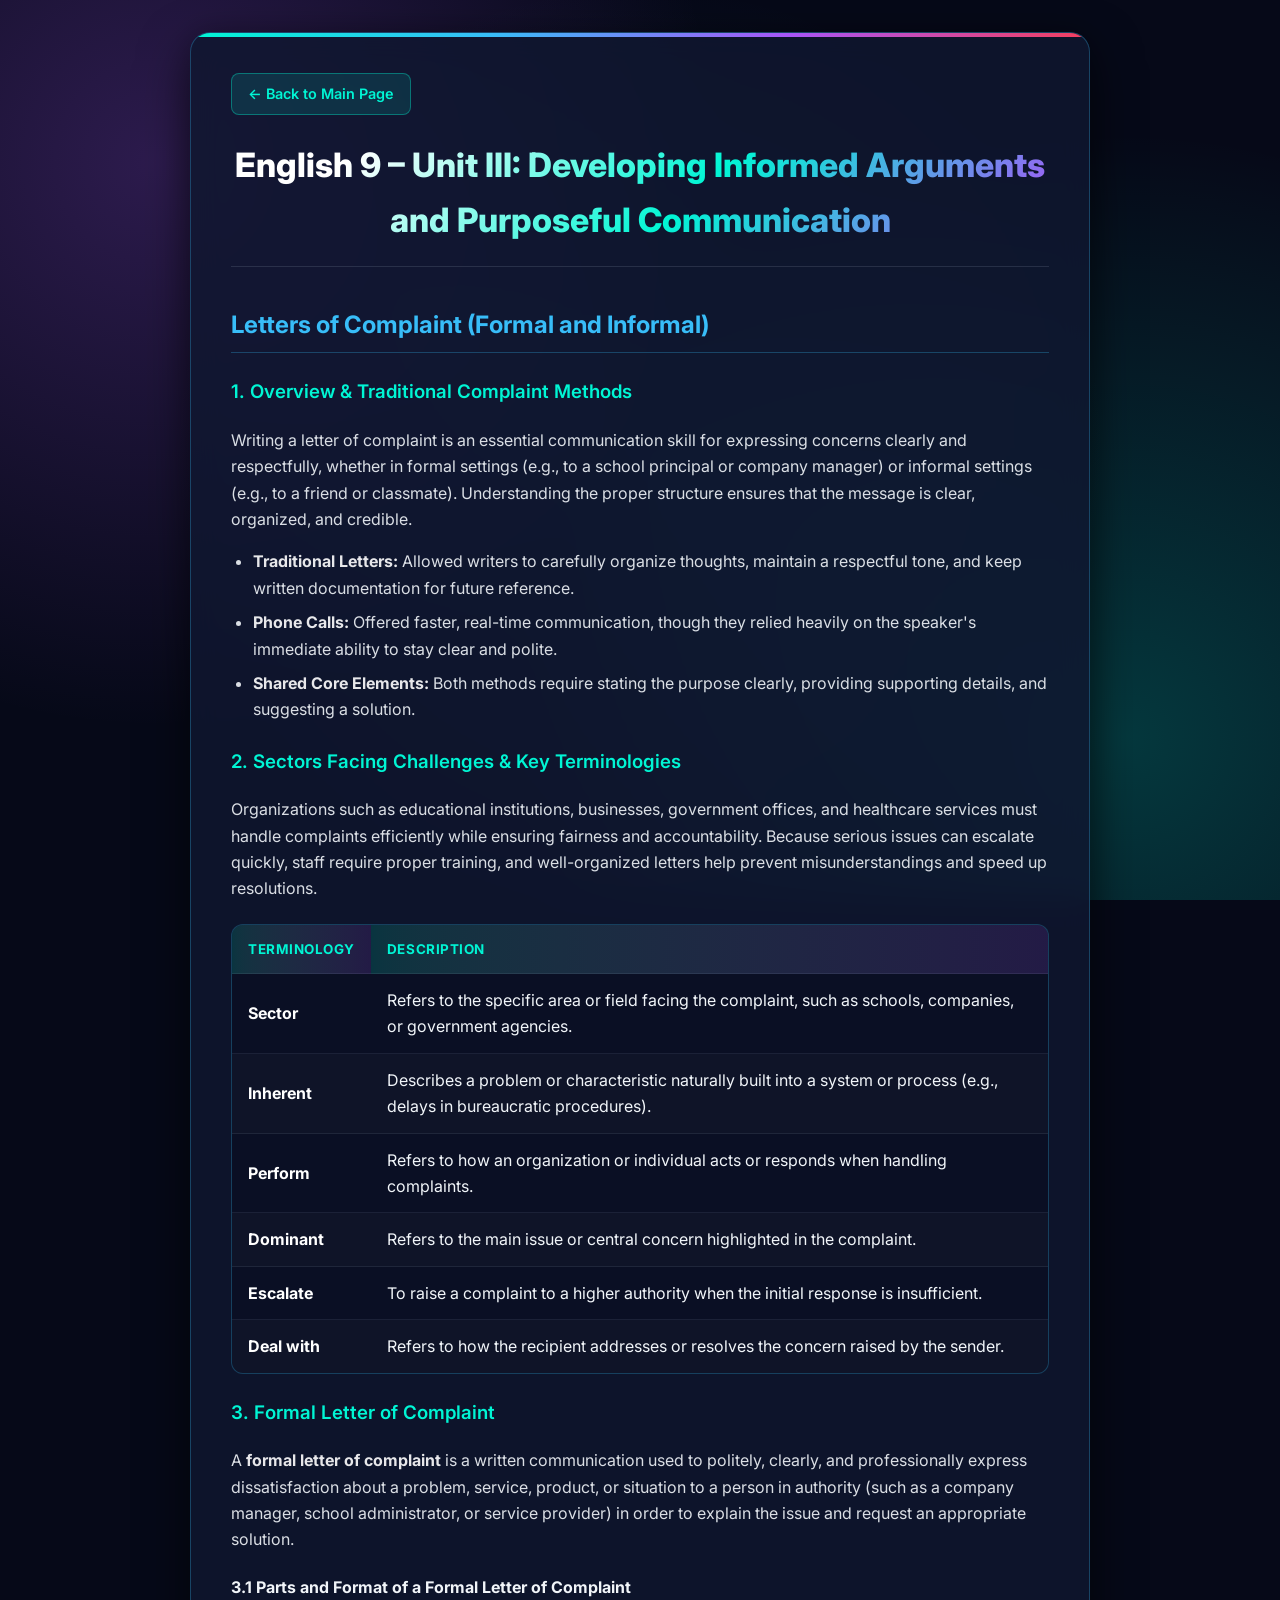
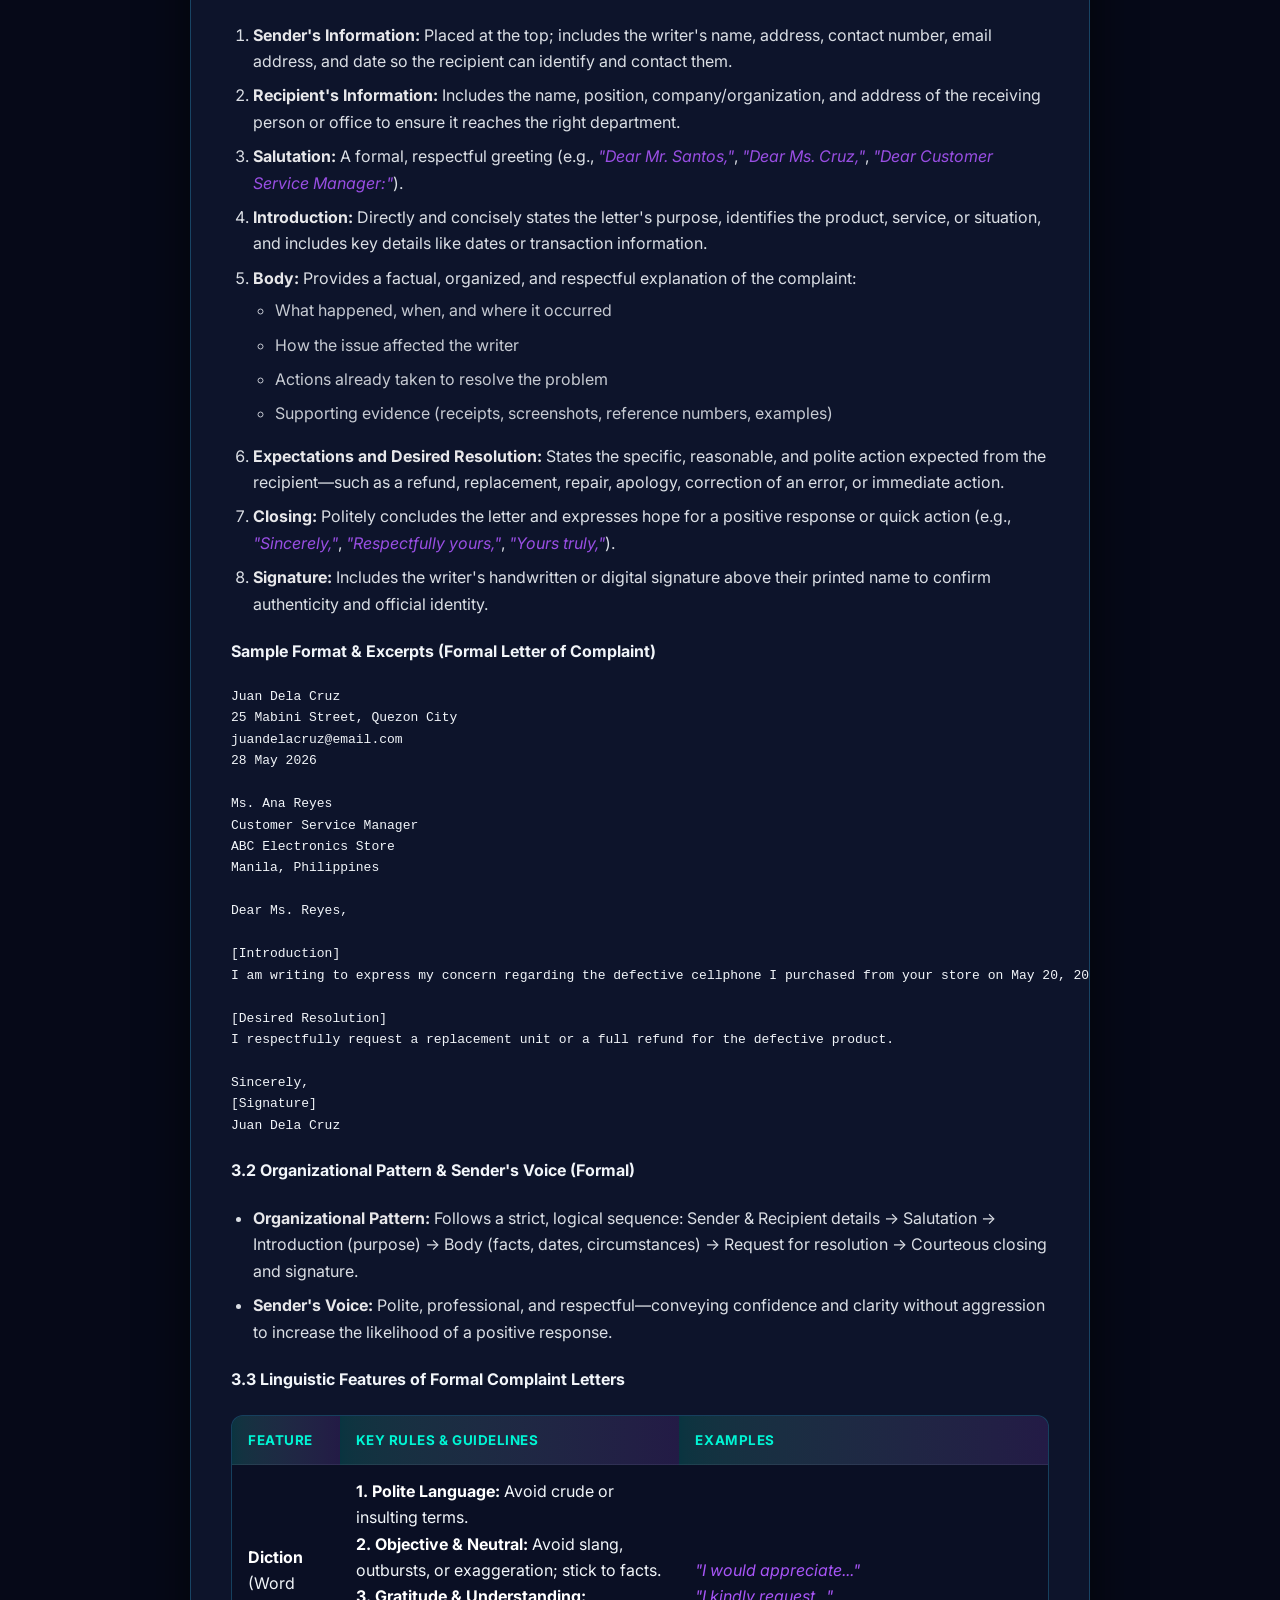
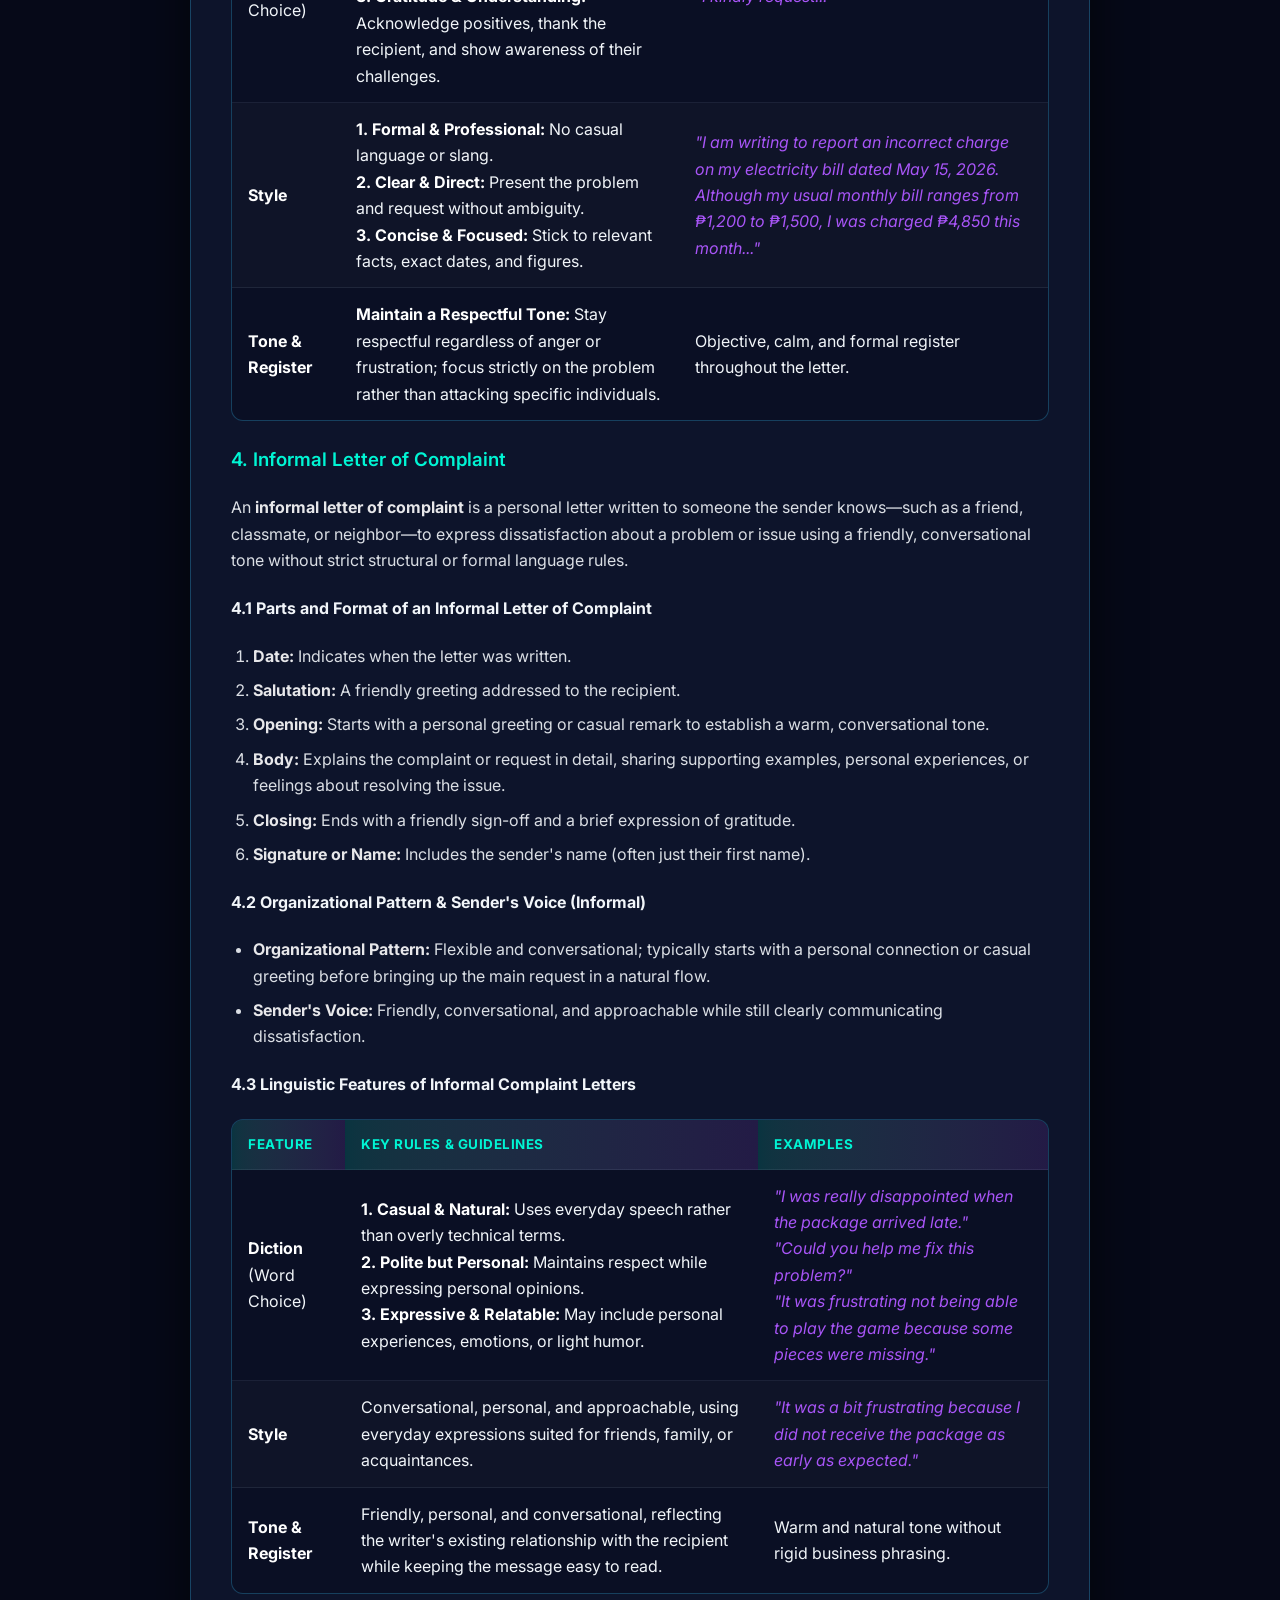
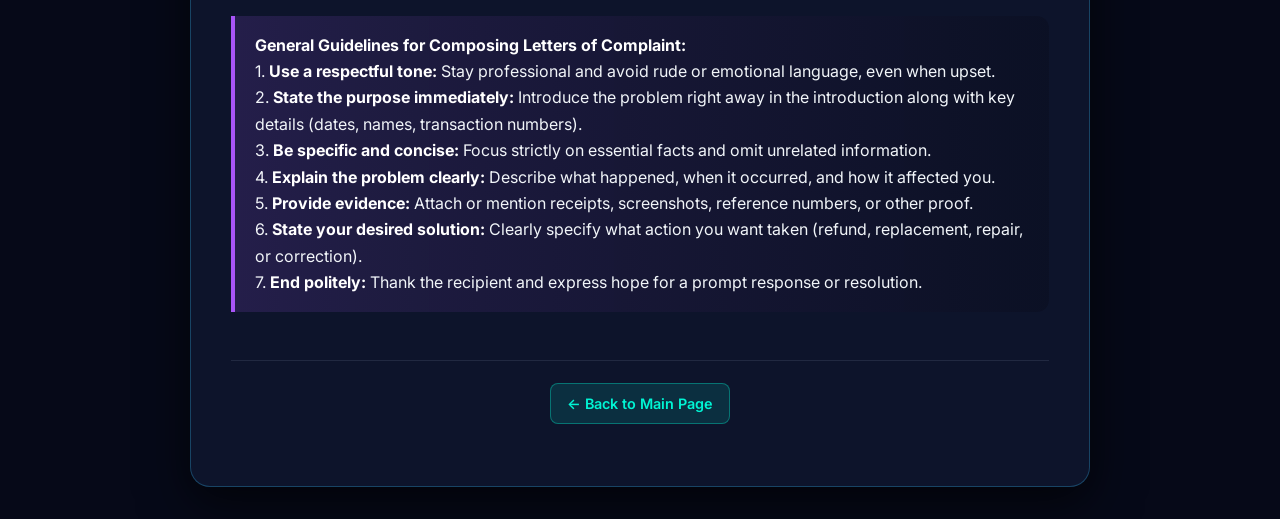
<file: english.html>
<!DOCTYPE html>
<html lang="en">
<head>
    <meta charset="UTF-8">
    <meta name="viewport" content="width=device-width, initial-scale=1.0">
    <title>English 9</title>
    <link rel="stylesheet" href="styles.css">
</head>
<body>

<div class="container">
    <a href="menu.html" class="btn-back">&larr; Back to Main Page</a>

    <h1>English 9 – Unit III: Developing Informed Arguments and Purposeful Communication</h1>

    <!-- LESSON: LETTERS OF COMPLAINT -->
    <h2>Letters of Complaint (Formal and Informal)</h2>

    <h3>1. Overview &amp; Traditional Complaint Methods</h3>
    <p>Writing a letter of complaint is an essential communication skill for expressing concerns clearly and respectfully, whether in formal settings (e.g., to a school principal or company manager) or informal settings (e.g., to a friend or classmate). Understanding the proper structure ensures that the message is clear, organized, and credible.</p>
    <ul>
        <li><strong>Traditional Letters:</strong> Allowed writers to carefully organize thoughts, maintain a respectful tone, and keep written documentation for future reference.</li>
        <li><strong>Phone Calls:</strong> Offered faster, real-time communication, though they relied heavily on the speaker's immediate ability to stay clear and polite.</li>
        <li><strong>Shared Core Elements:</strong> Both methods require stating the purpose clearly, providing supporting details, and suggesting a solution.</li>
    </ul>

    <h3>2. Sectors Facing Challenges &amp; Key Terminologies</h3>
    <p>Organizations such as educational institutions, businesses, government offices, and healthcare services must handle complaints efficiently while ensuring fairness and accountability. Because serious issues can escalate quickly, staff require proper training, and well-organized letters help prevent misunderstandings and speed up resolutions.</p>

    <table>
        <thead>
            <tr>
                <th>Terminology</th>
                <th>Description</th>
            </tr>
        </thead>
        <tbody>
            <tr>
                <td><strong>Sector</strong></td>
                <td>Refers to the specific area or field facing the complaint, such as schools, companies, or government agencies.</td>
            </tr>
            <tr>
                <td><strong>Inherent</strong></td>
                <td>Describes a problem or characteristic naturally built into a system or process (e.g., delays in bureaucratic procedures).</td>
            </tr>
            <tr>
                <td><strong>Perform</strong></td>
                <td>Refers to how an organization or individual acts or responds when handling complaints.</td>
            </tr>
            <tr>
                <td><strong>Dominant</strong></td>
                <td>Refers to the main issue or central concern highlighted in the complaint.</td>
            </tr>
            <tr>
                <td><strong>Escalate</strong></td>
                <td>To raise a complaint to a higher authority when the initial response is insufficient.</td>
            </tr>
            <tr>
                <td><strong>Deal with</strong></td>
                <td>Refers to how the recipient addresses or resolves the concern raised by the sender.</td>
            </tr>
        </tbody>
    </table>

    <h3>3. Formal Letter of Complaint</h3>
    <p>A <strong>formal letter of complaint</strong> is a written communication used to politely, clearly, and professionally express dissatisfaction about a problem, service, product, or situation to a person in authority (such as a company manager, school administrator, or service provider) in order to explain the issue and request an appropriate solution.</p>

    <h4>3.1 Parts and Format of a Formal Letter of Complaint</h4>
    <ol>
        <li><strong>Sender's Information:</strong> Placed at the top; includes the writer's name, address, contact number, email address, and date so the recipient can identify and contact them.</li>
        <li><strong>Recipient's Information:</strong> Includes the name, position, company/organization, and address of the receiving person or office to ensure it reaches the right department.</li>
        <li><strong>Salutation:</strong> A formal, respectful greeting (e.g., <em>"Dear Mr. Santos,"</em>, <em>"Dear Ms. Cruz,"</em>, <em>"Dear Customer Service Manager:"</em>).</li>
        <li><strong>Introduction:</strong> Directly and concisely states the letter's purpose, identifies the product, service, or situation, and includes key details like dates or transaction information.</li>
        <li><strong>Body:</strong> Provides a factual, organized, and respectful explanation of the complaint:
            <ul>
                <li>What happened, when, and where it occurred</li>
                <li>How the issue affected the writer</li>
                <li>Actions already taken to resolve the problem</li>
                <li>Supporting evidence (receipts, screenshots, reference numbers, examples)</li>
            </ul>
        </li>
        <li><strong>Expectations and Desired Resolution:</strong> States the specific, reasonable, and polite action expected from the recipient—such as a refund, replacement, repair, apology, correction of an error, or immediate action.</li>
        <li><strong>Closing:</strong> Politely concludes the letter and expresses hope for a positive response or quick action (e.g., <em>"Sincerely,"</em>, <em>"Respectfully yours,"</em>, <em>"Yours truly,"</em>).</li>
        <li><strong>Signature:</strong> Includes the writer's handwritten or digital signature above their printed name to confirm authenticity and official identity.</li>
    </ol>

    <h4>Sample Format &amp; Excerpts (Formal Letter of Complaint)</h4>
    <pre><code>Juan Dela Cruz
25 Mabini Street, Quezon City
juandelacruz@email.com
28 May 2026

Ms. Ana Reyes
Customer Service Manager
ABC Electronics Store
Manila, Philippines

Dear Ms. Reyes,

[Introduction]
I am writing to express my concern regarding the defective cellphone I purchased from your store on May 20, 2026.

[Desired Resolution]
I respectfully request a replacement unit or a full refund for the defective product.

Sincerely,
[Signature]
Juan Dela Cruz</code></pre>

    <h4>3.2 Organizational Pattern &amp; Sender's Voice (Formal)</h4>
    <ul>
        <li><strong>Organizational Pattern:</strong> Follows a strict, logical sequence: Sender &amp; Recipient details &rarr; Salutation &rarr; Introduction (purpose) &rarr; Body (facts, dates, circumstances) &rarr; Request for resolution &rarr; Courteous closing and signature.</li>
        <li><strong>Sender's Voice:</strong> Polite, professional, and respectful—conveying confidence and clarity without aggression to increase the likelihood of a positive response.</li>
    </ul>

    <h4>3.3 Linguistic Features of Formal Complaint Letters</h4>
    <table>
        <thead>
            <tr>
                <th>Feature</th>
                <th>Key Rules &amp; Guidelines</th>
                <th>Examples</th>
            </tr>
        </thead>
        <tbody>
            <tr>
                <td><strong>Diction</strong><br>(Word Choice)</td>
                <td>
                    <strong>1. Polite Language:</strong> Avoid crude or insulting terms.<br>
                    <strong>2. Objective &amp; Neutral:</strong> Avoid slang, outbursts, or exaggeration; stick to facts.<br>
                    <strong>3. Gratitude &amp; Understanding:</strong> Acknowledge positives, thank the recipient, and show awareness of their challenges.
                </td>
                <td><em>"I would appreciate..."</em><br><em>"I kindly request..."</em></td>
            </tr>
            <tr>
                <td><strong>Style</strong></td>
                <td>
                    <strong>1. Formal &amp; Professional:</strong> No casual language or slang.<br>
                    <strong>2. Clear &amp; Direct:</strong> Present the problem and request without ambiguity.<br>
                    <strong>3. Concise &amp; Focused:</strong> Stick to relevant facts, exact dates, and figures.
                </td>
                <td><em>"I am writing to report an incorrect charge on my electricity bill dated May 15, 2026. Although my usual monthly bill ranges from ₱1,200 to ₱1,500, I was charged ₱4,850 this month..."</em></td>
            </tr>
            <tr>
                <td><strong>Tone &amp; Register</strong></td>
                <td>
                    <strong>Maintain a Respectful Tone:</strong> Stay respectful regardless of anger or frustration; focus strictly on the problem rather than attacking specific individuals.
                </td>
                <td>Objective, calm, and formal register throughout the letter.</td>
            </tr>
        </tbody>
    </table>

    <h3>4. Informal Letter of Complaint</h3>
    <p>An <strong>informal letter of complaint</strong> is a personal letter written to someone the sender knows—such as a friend, classmate, or neighbor—to express dissatisfaction about a problem or issue using a friendly, conversational tone without strict structural or formal language rules.</p>

    <h4>4.1 Parts and Format of an Informal Letter of Complaint</h4>
    <ol>
        <li><strong>Date:</strong> Indicates when the letter was written.</li>
        <li><strong>Salutation:</strong> A friendly greeting addressed to the recipient.</li>
        <li><strong>Opening:</strong> Starts with a personal greeting or casual remark to establish a warm, conversational tone.</li>
        <li><strong>Body:</strong> Explains the complaint or request in detail, sharing supporting examples, personal experiences, or feelings about resolving the issue.</li>
        <li><strong>Closing:</strong> Ends with a friendly sign-off and a brief expression of gratitude.</li>
        <li><strong>Signature or Name:</strong> Includes the sender's name (often just their first name).</li>
    </ol>

    <h4>4.2 Organizational Pattern &amp; Sender's Voice (Informal)</h4>
    <ul>
        <li><strong>Organizational Pattern:</strong> Flexible and conversational; typically starts with a personal connection or casual greeting before bringing up the main request in a natural flow.</li>
        <li><strong>Sender's Voice:</strong> Friendly, conversational, and approachable while still clearly communicating dissatisfaction.</li>
    </ul>

    <h4>4.3 Linguistic Features of Informal Complaint Letters</h4>
    <table>
        <thead>
            <tr>
                <th>Feature</th>
                <th>Key Rules &amp; Guidelines</th>
                <th>Examples</th>
            </tr>
        </thead>
        <tbody>
            <tr>
                <td><strong>Diction</strong><br>(Word Choice)</td>
                <td>
                    <strong>1. Casual &amp; Natural:</strong> Uses everyday speech rather than overly technical terms.<br>
                    <strong>2. Polite but Personal:</strong> Maintains respect while expressing personal opinions.<br>
                    <strong>3. Expressive &amp; Relatable:</strong> May include personal experiences, emotions, or light humor.
                </td>
                <td><em>"I was really disappointed when the package arrived late."</em><br><em>"Could you help me fix this problem?"</em><br><em>"It was frustrating not being able to play the game because some pieces were missing."</em></td>
            </tr>
            <tr>
                <td><strong>Style</strong></td>
                <td>Conversational, personal, and approachable, using everyday expressions suited for friends, family, or acquaintances.</td>
                <td><em>"It was a bit frustrating because I did not receive the package as early as expected."</em></td>
            </tr>
            <tr>
                <td><strong>Tone &amp; Register</strong></td>
                <td>Friendly, personal, and conversational, reflecting the writer's existing relationship with the recipient while keeping the message easy to read.</td>
                <td>Warm and natural tone without rigid business phrasing.</td>
            </tr>
        </tbody>
    </table>

    <blockquote>
        <strong>General Guidelines for Composing Letters of Complaint:</strong><br>
        1. <strong>Use a respectful tone:</strong> Stay professional and avoid rude or emotional language, even when upset.<br>
        2. <strong>State the purpose immediately:</strong> Introduce the problem right away in the introduction along with key details (dates, names, transaction numbers).<br>
        3. <strong>Be specific and concise:</strong> Focus strictly on essential facts and omit unrelated information.<br>
        4. <strong>Explain the problem clearly:</strong> Describe what happened, when it occurred, and how it affected you.<br>
        5. <strong>Provide evidence:</strong> Attach or mention receipts, screenshots, reference numbers, or other proof.<br>
        6. <strong>State your desired solution:</strong> Clearly specify what action you want taken (refund, replacement, repair, or correction).<br>
        7. <strong>End politely:</strong> Thank the recipient and express hope for a prompt response or resolution.
    </blockquote>

    <footer>
        <a href="menu.html" class="btn-back">&larr; Back to Main Page</a>
    </footer>
</div>

<script src="theme.js"></script>
</body>
</html>
</file>
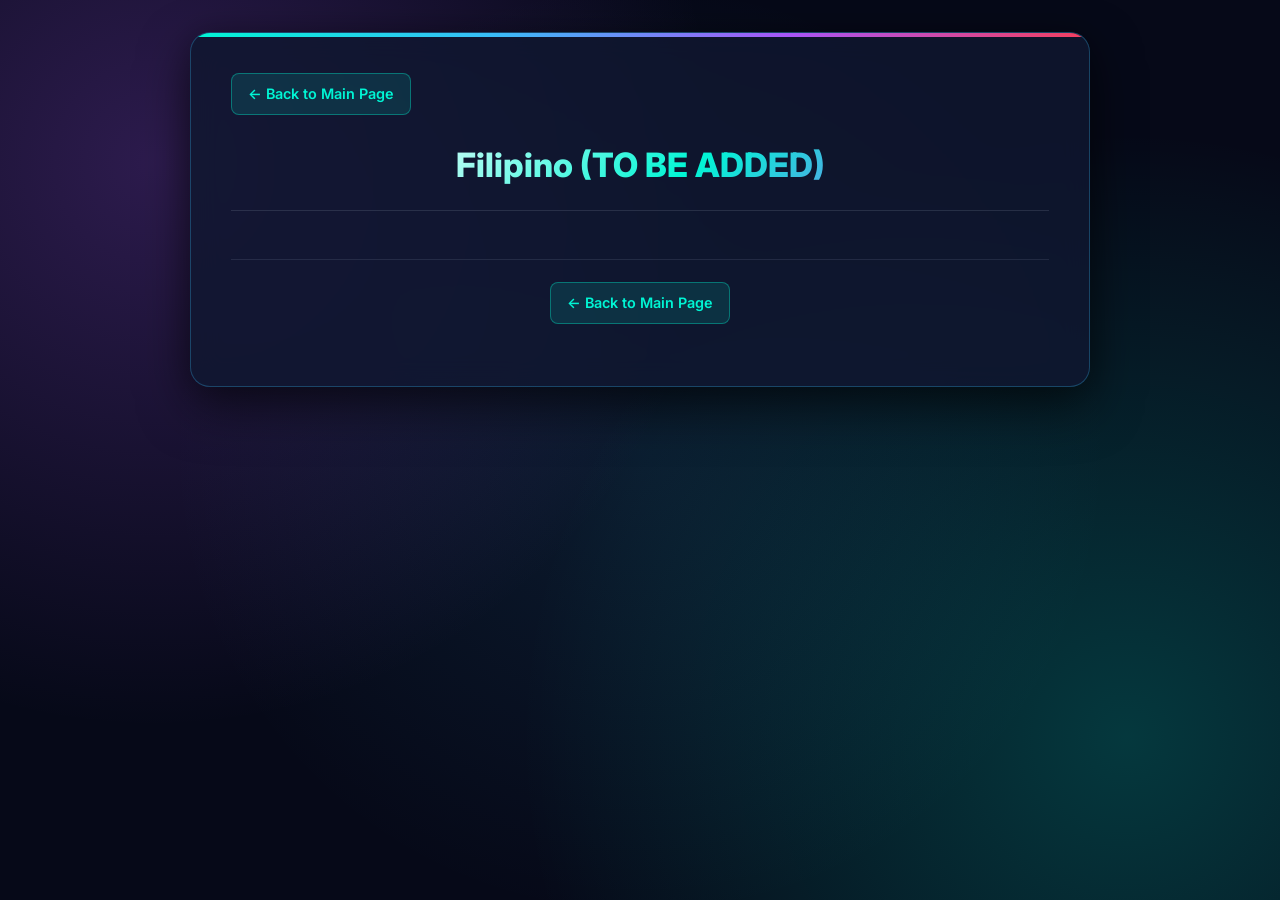
<file: filipino.html>
<!DOCTYPE html>
<html lang="en">
<head>
    <meta charset="UTF-8">
    <meta name="viewport" content="width=device-width, initial-scale=1.0">
    <title>Filipino 9 – Quarter 3</title>
    <link rel="stylesheet" href="styles.css">
</head>
<body>

<div class="container">
    <a href="menu.html" class="btn-back">&larr; Back to Main Page</a>

    <h1>Filipino (TO BE ADDED)</h1>
  
    <footer>
        <a href="menu.html" class="btn-back">&larr; Back to Main Page</a>
    </footer>
</div>

<script src="theme.js"></script>
</body>
</html>
</file>
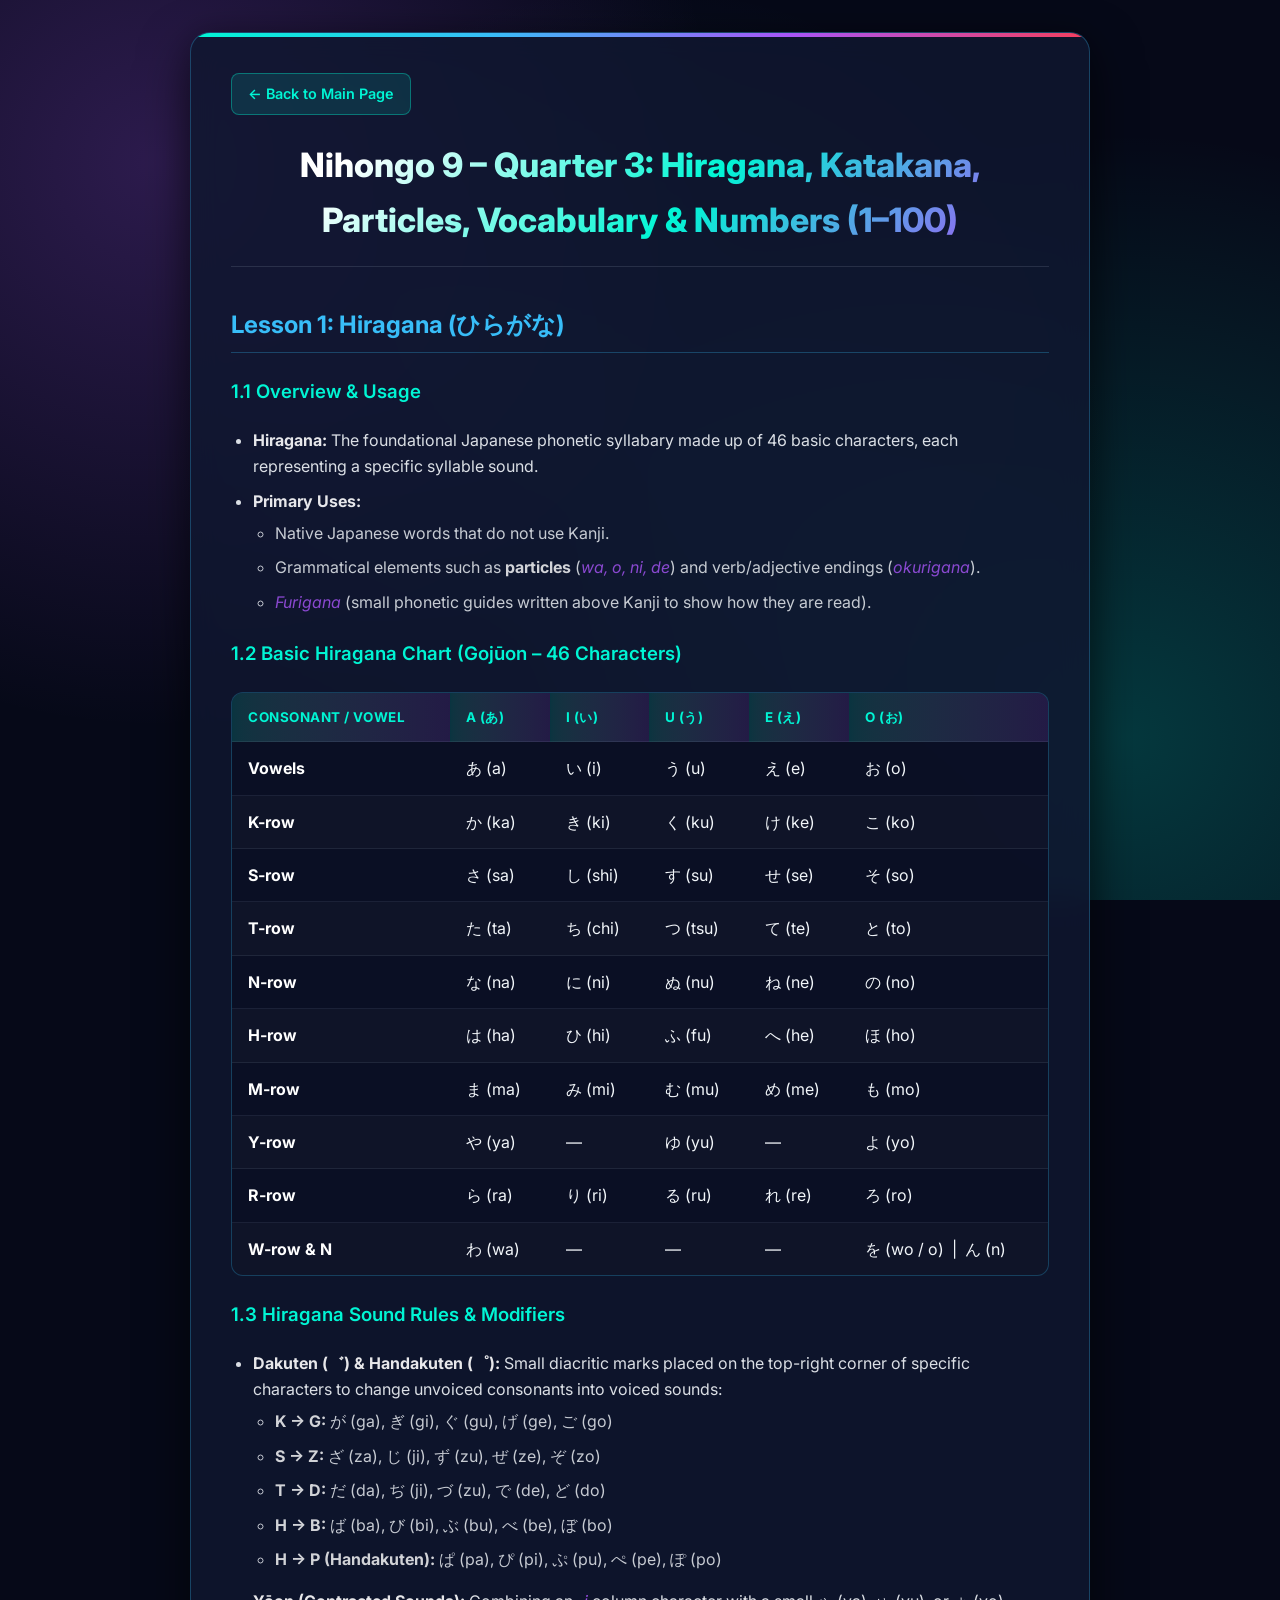
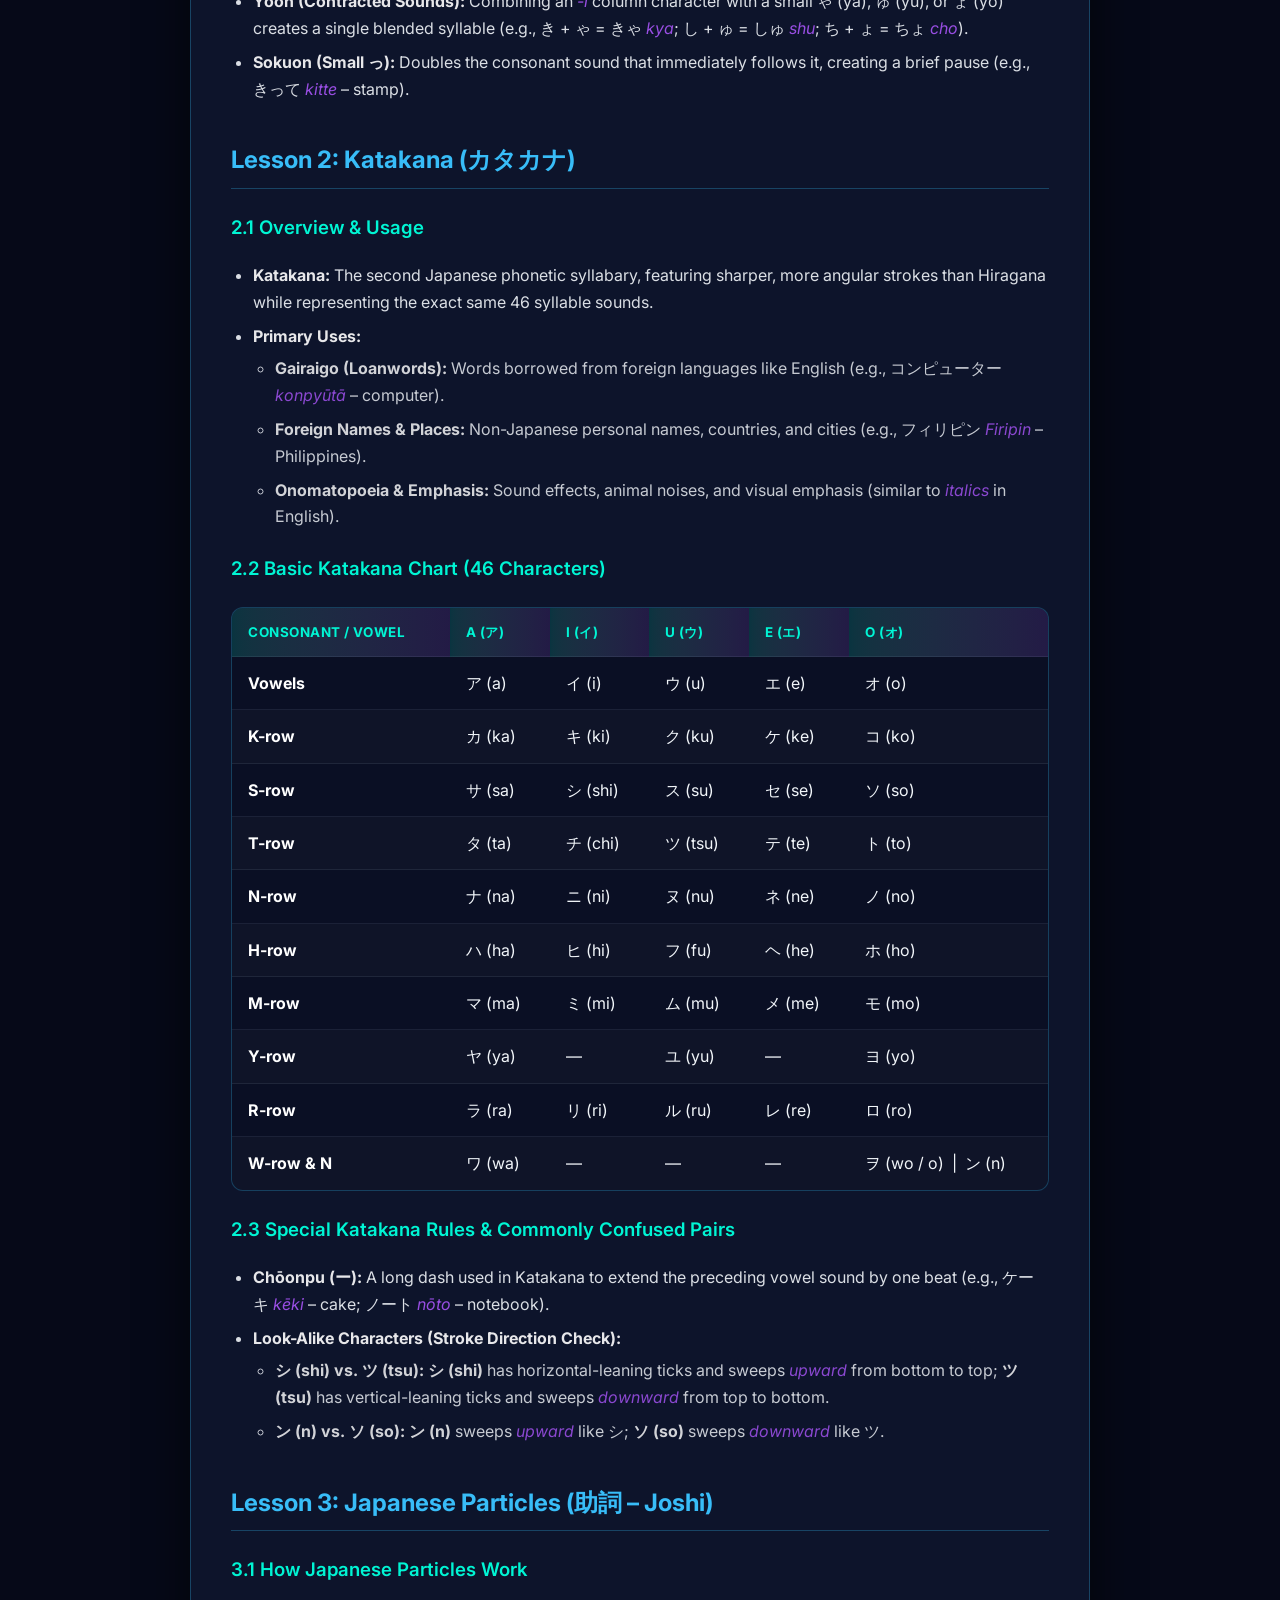
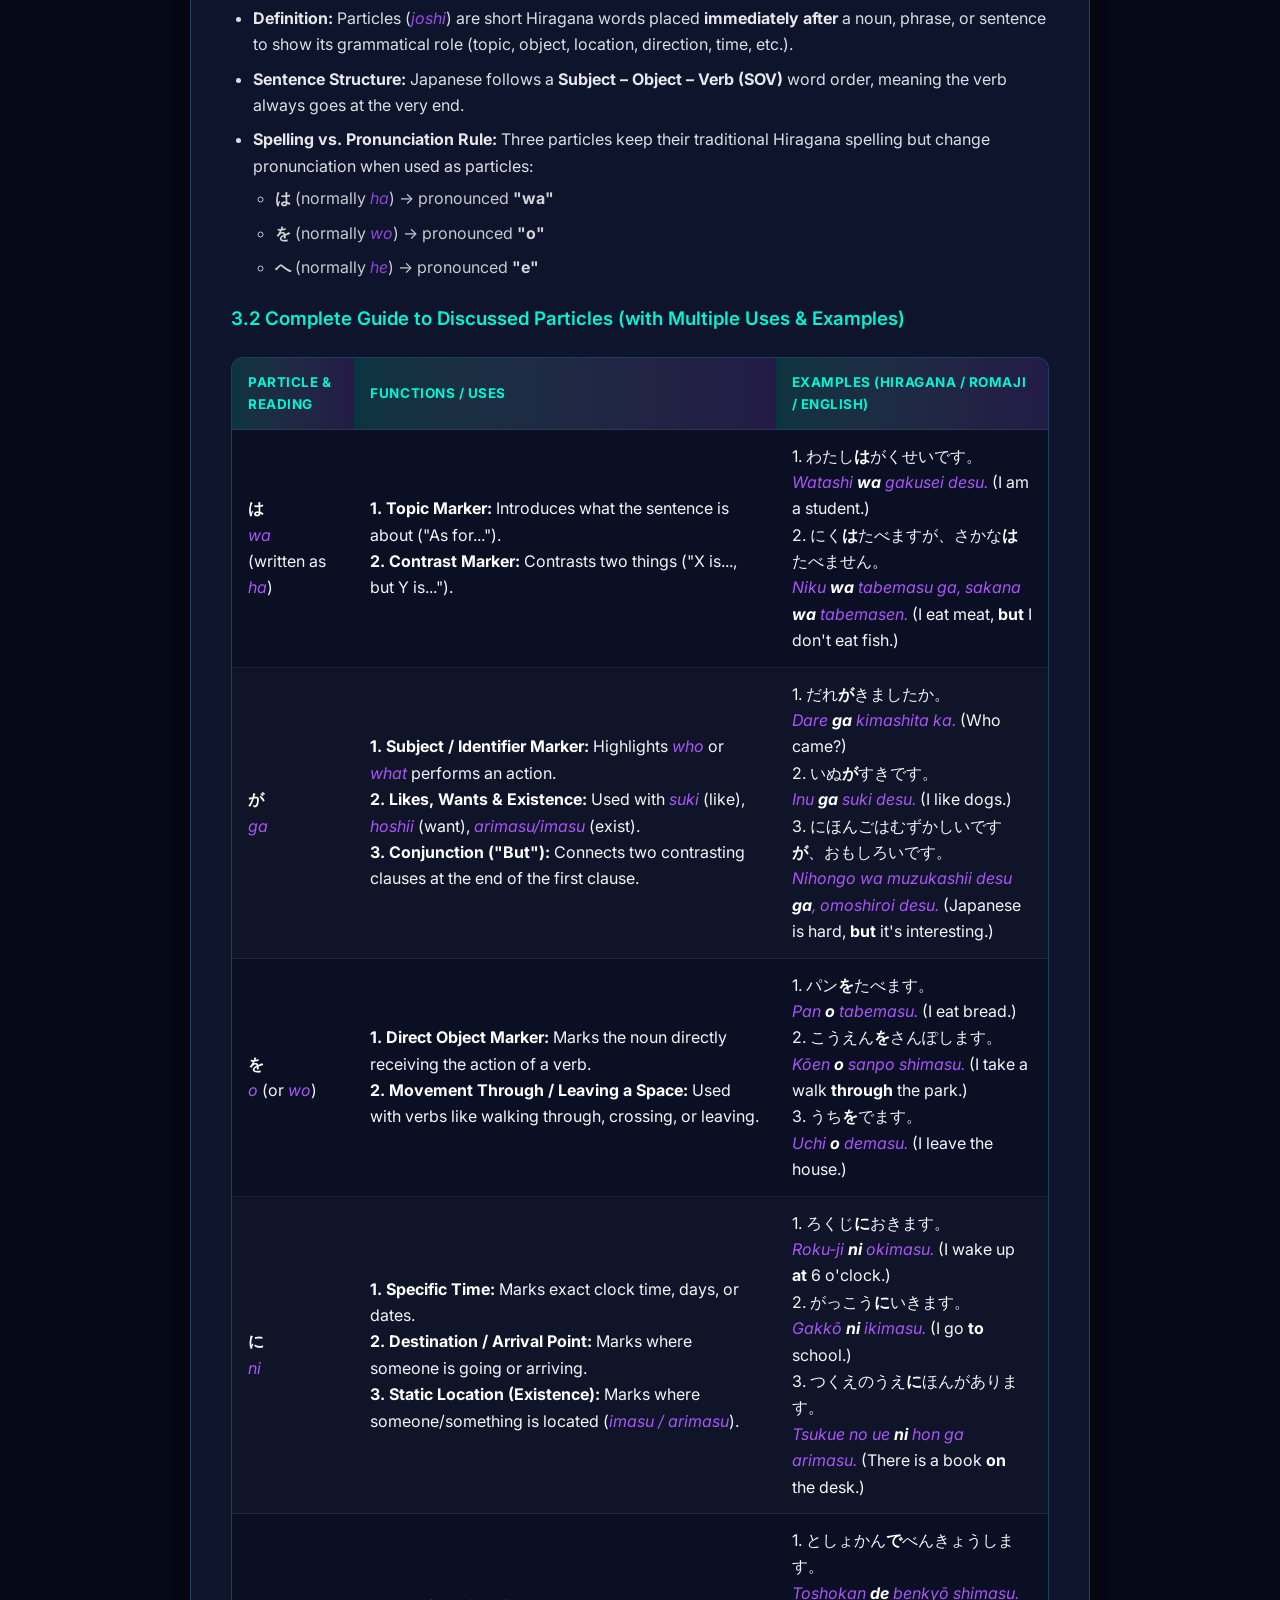
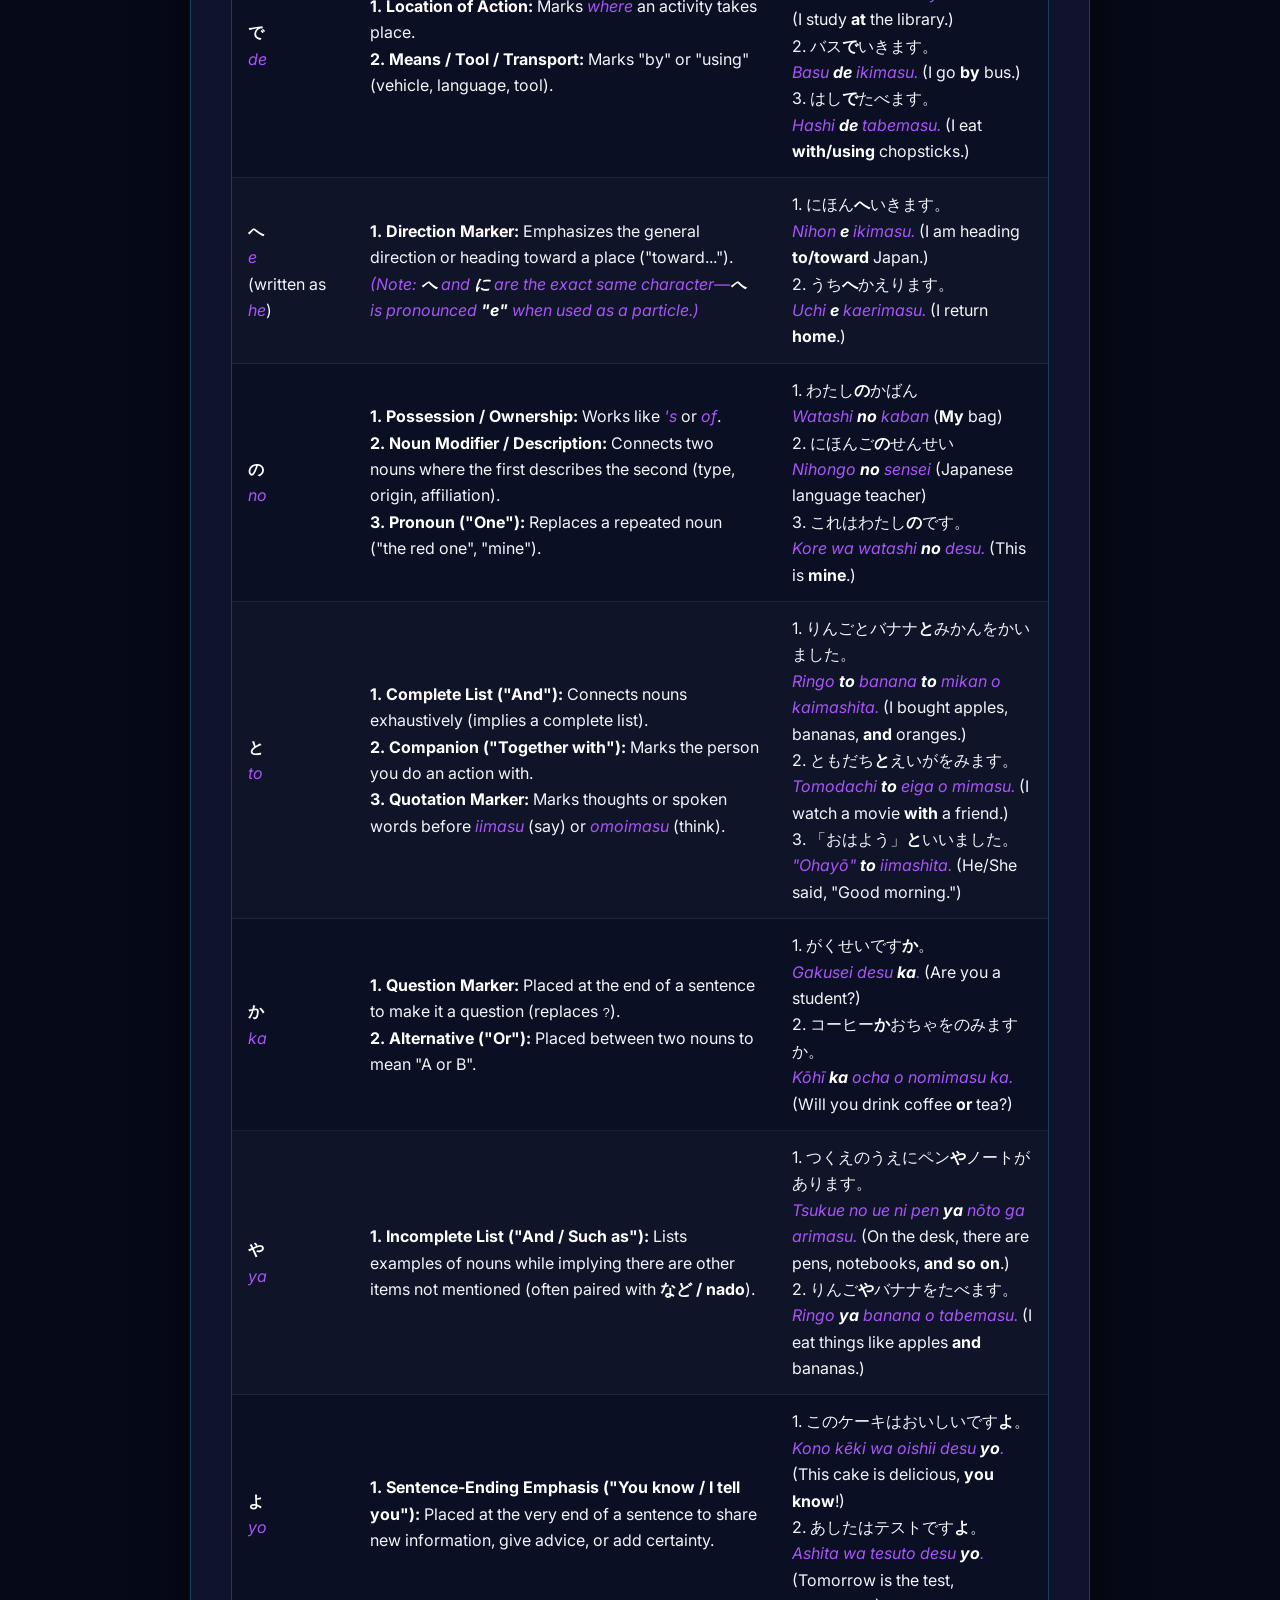
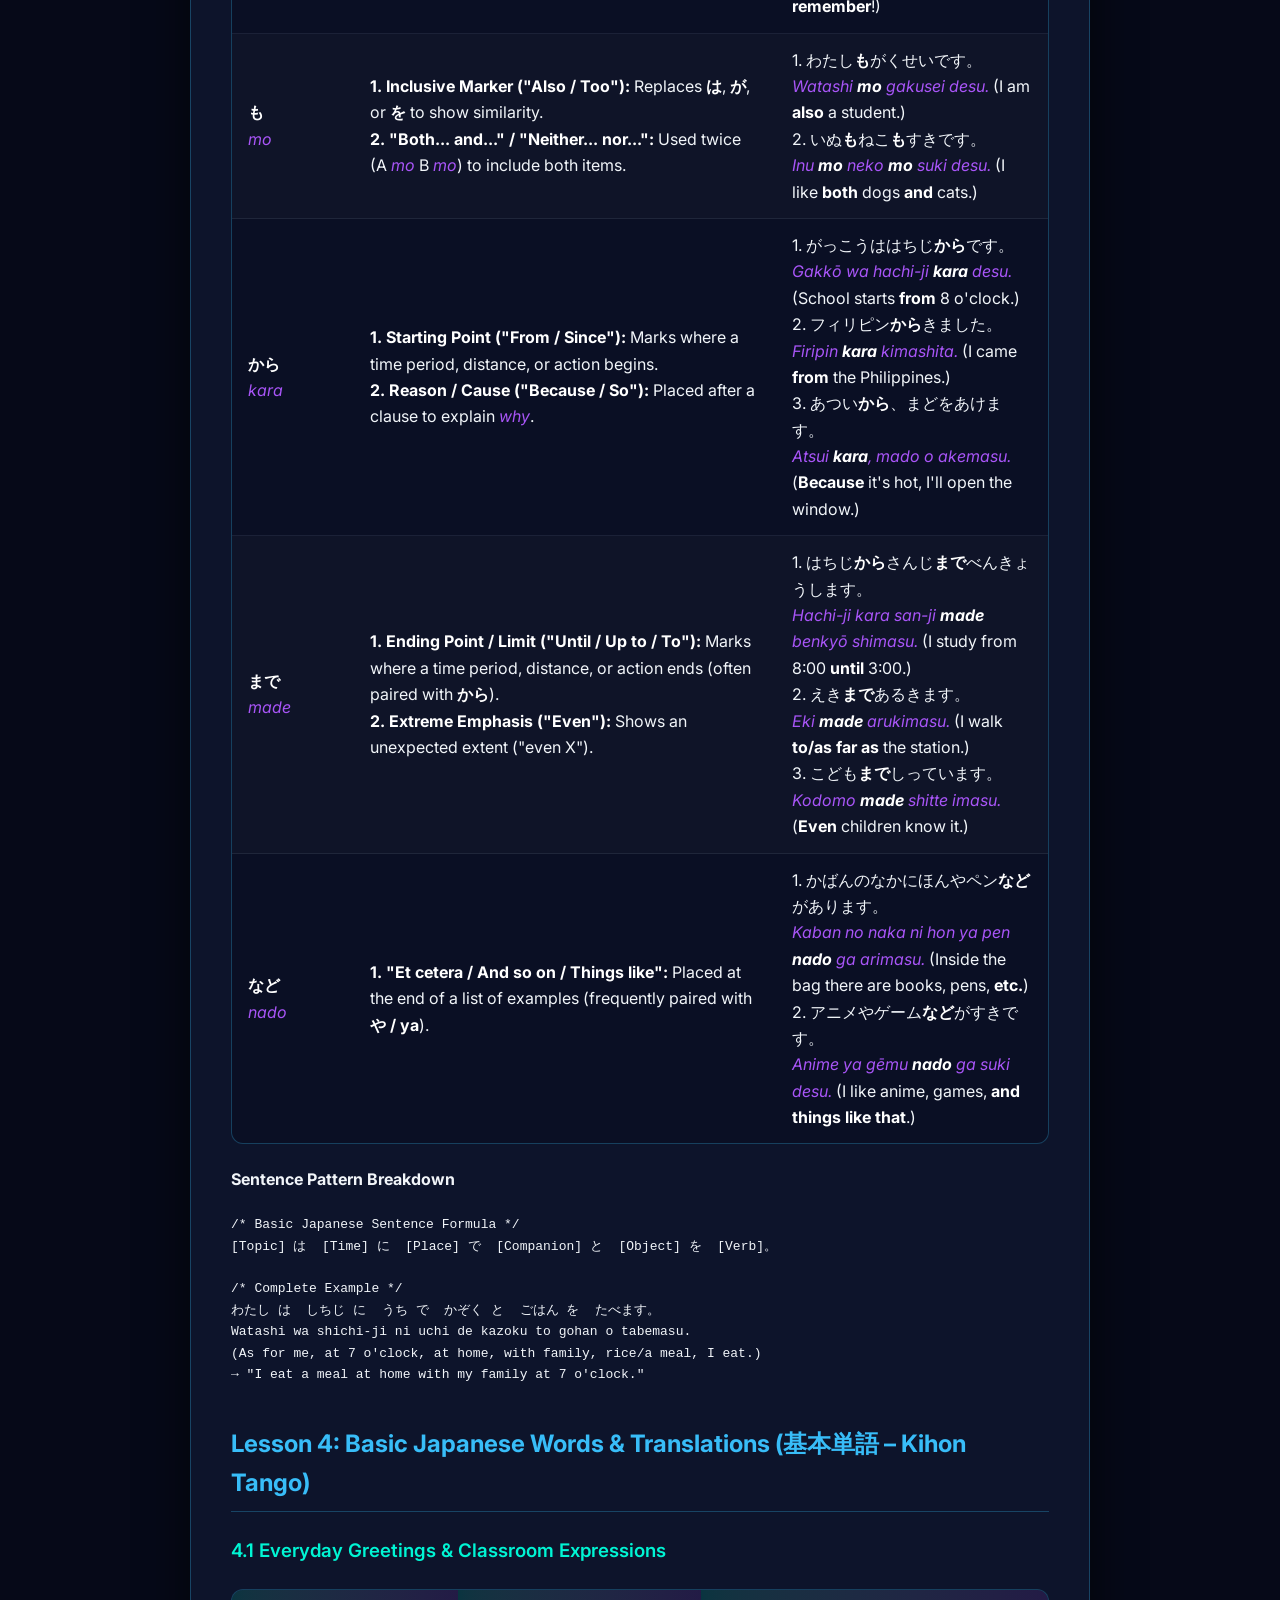
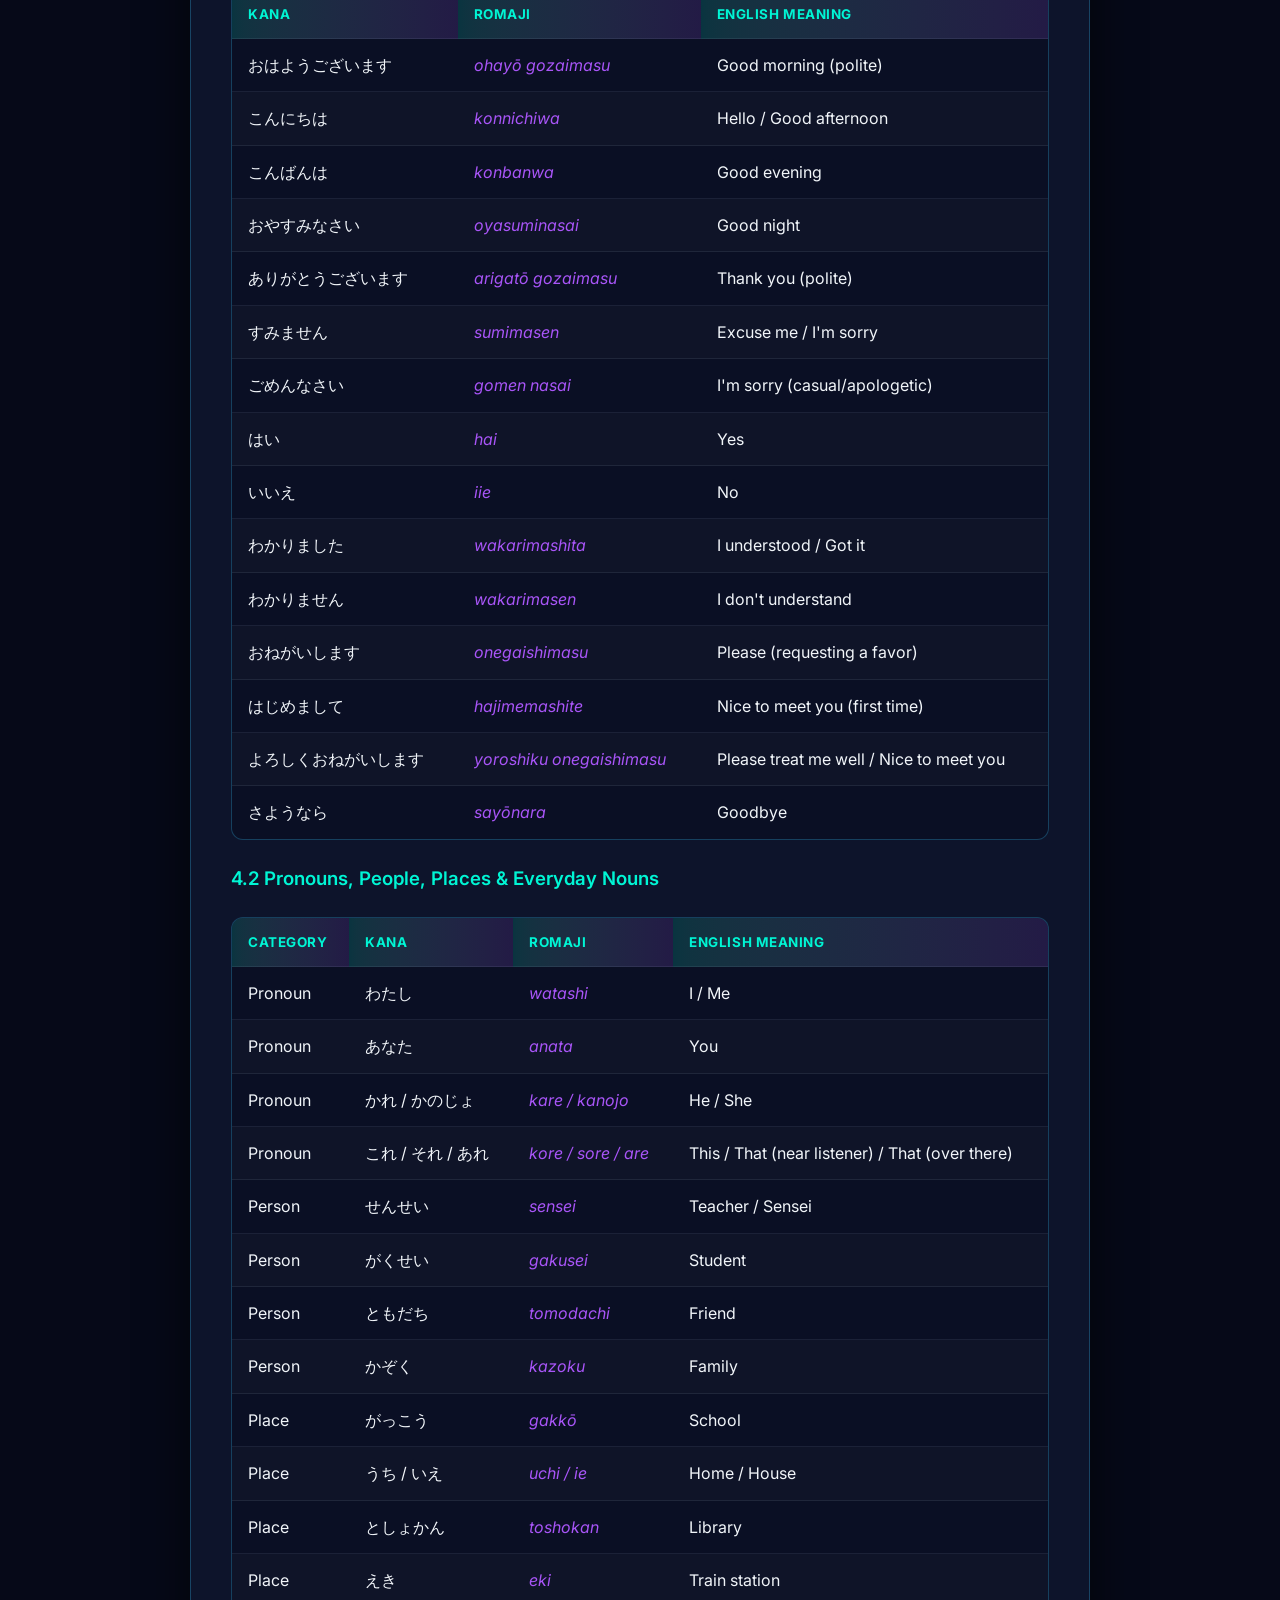
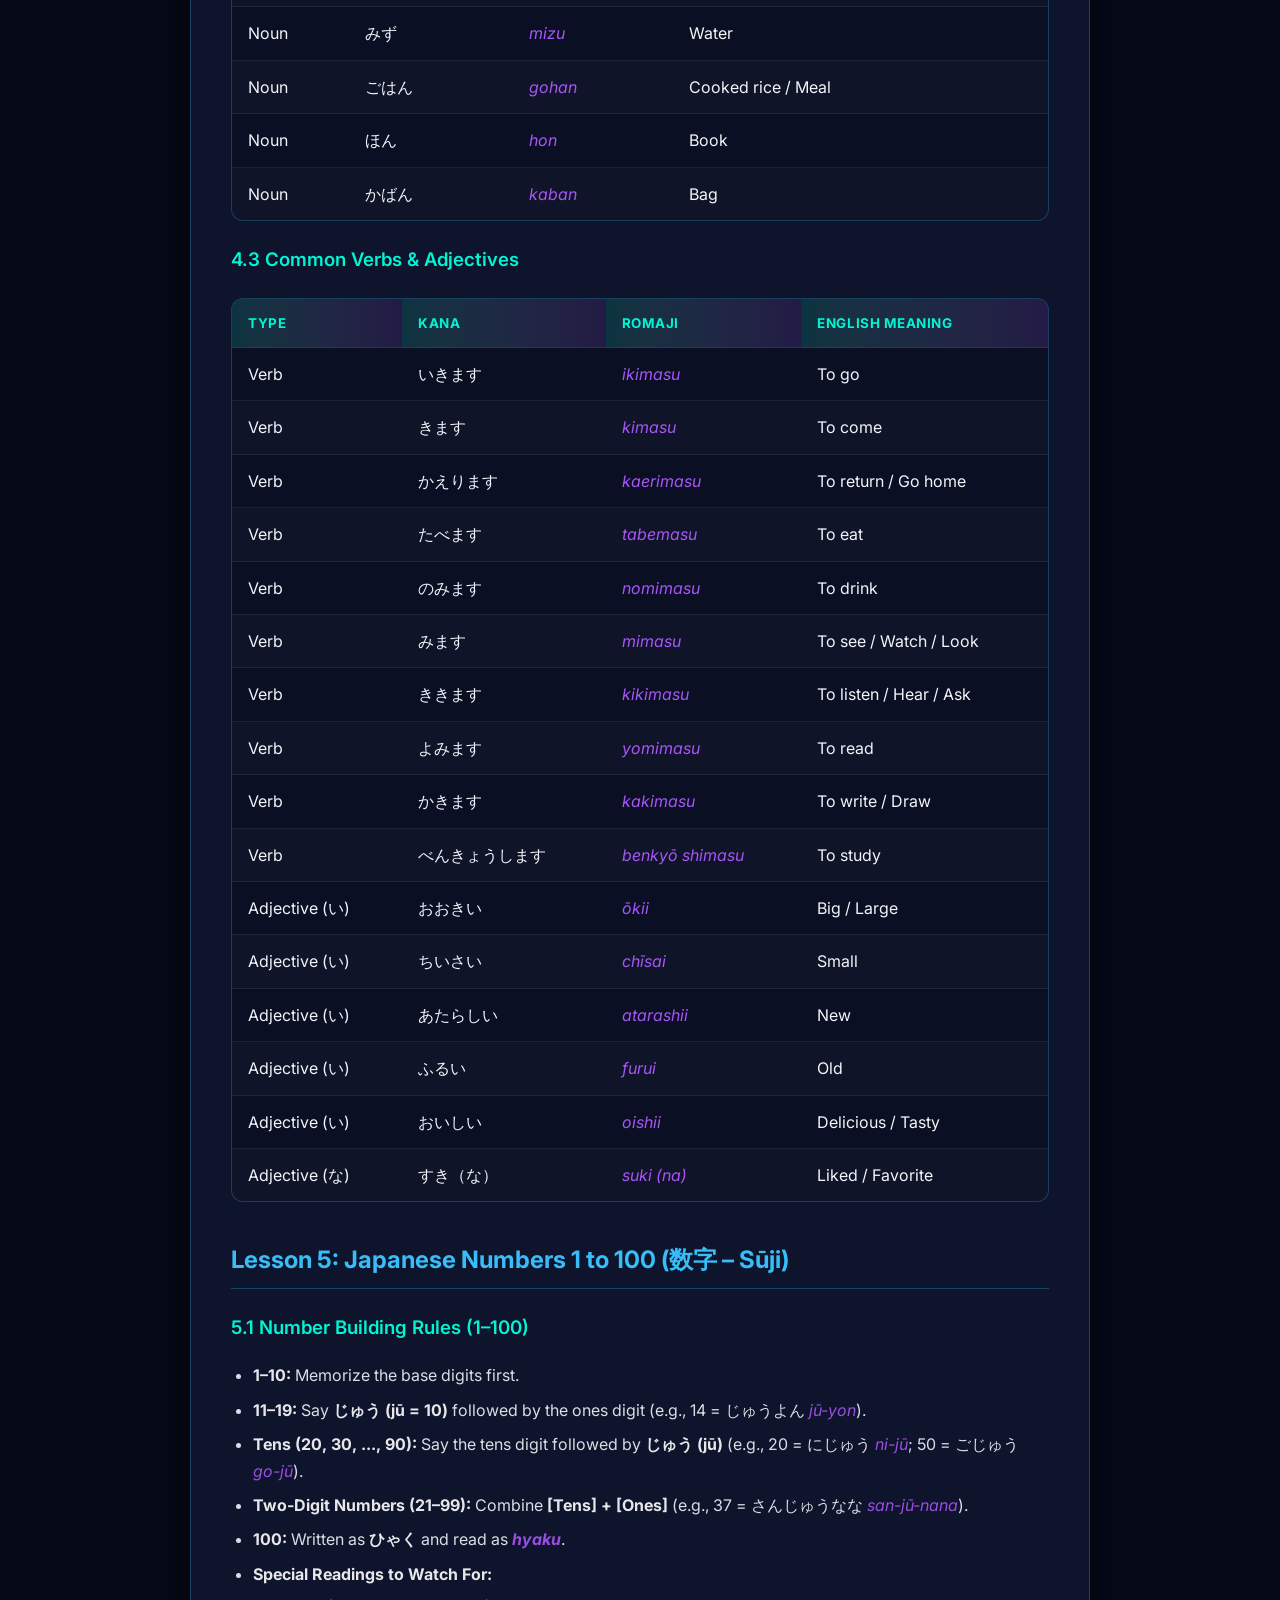
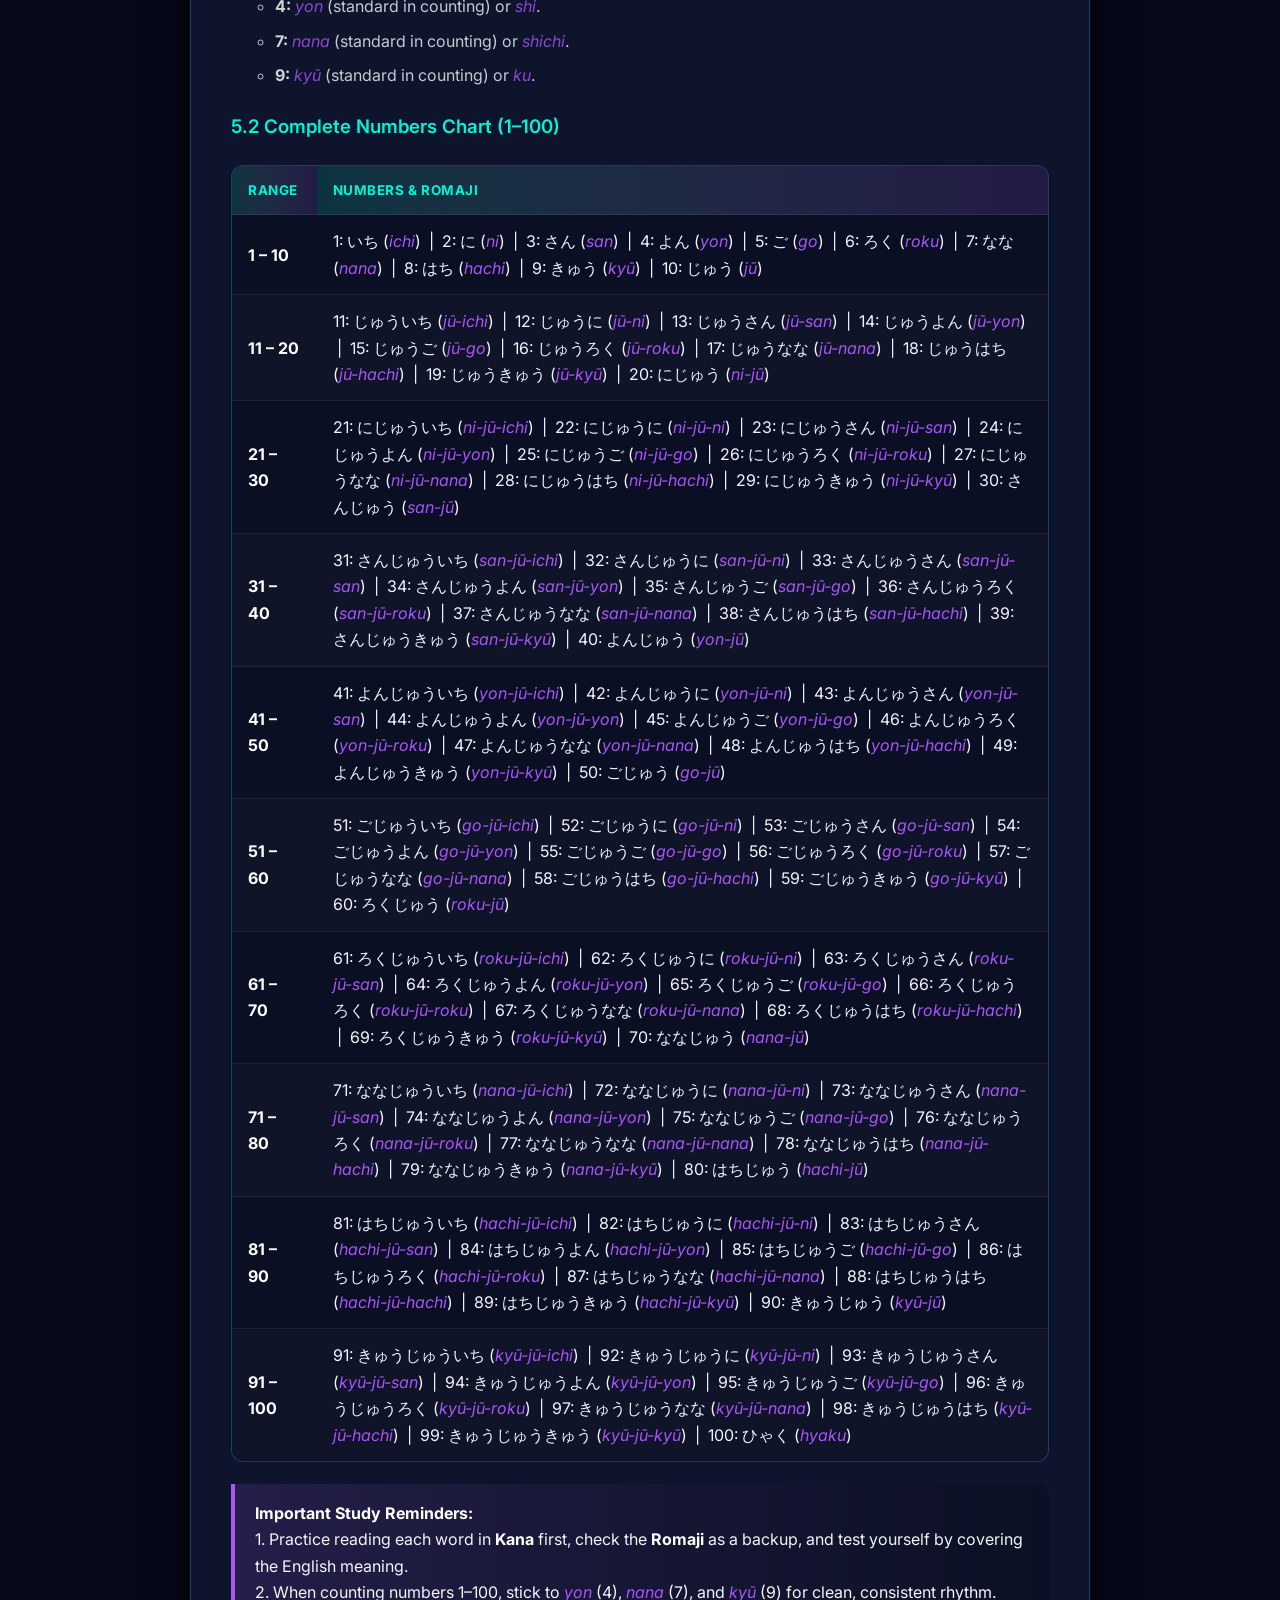
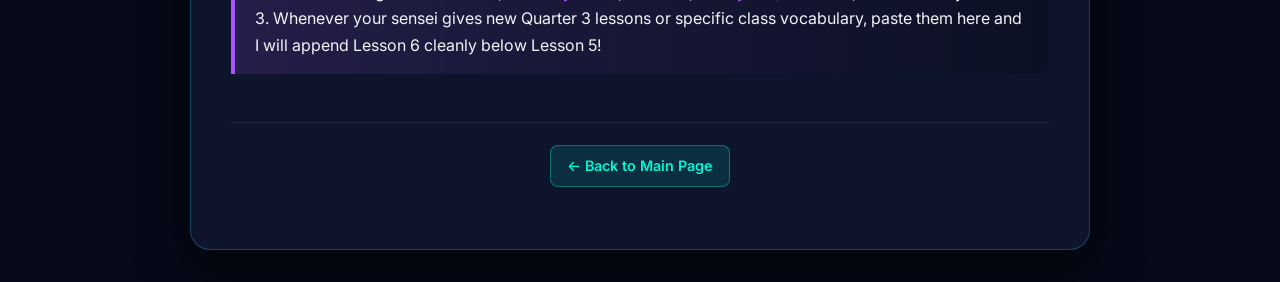
<file: language.html>
<!DOCTYPE html>
<html lang="en">
<head>
    <meta charset="UTF-8">
    <meta name="viewport" content="width=device-width, initial-scale=1.0">
    <title>Nihongo 9 – Quarter 3</title>
    <link rel="stylesheet" href="styles.css">
</head>
<body>

<div class="container">
    <a href="menu.html" class="btn-back">&larr; Back to Main Page</a>

    <h1>Nihongo 9 – Quarter 3: Hiragana, Katakana, Particles, Vocabulary &amp; Numbers (1–100)</h1>

    <!-- LESSON 1: HIRAGANA -->
    <h2>Lesson 1: Hiragana (ひらがな)</h2>

    <h3>1.1 Overview &amp; Usage</h3>
    <ul>
        <li><strong>Hiragana:</strong> The foundational Japanese phonetic syllabary made up of 46 basic characters, each representing a specific syllable sound.</li>
        <li><strong>Primary Uses:</strong>
            <ul>
                <li>Native Japanese words that do not use Kanji.</li>
                <li>Grammatical elements such as <strong>particles</strong> (<em>wa, o, ni, de</em>) and verb/adjective endings (<em>okurigana</em>).</li>
                <li><em>Furigana</em> (small phonetic guides written above Kanji to show how they are read).</li>
            </ul>
        </li>
    </ul>

    <h3>1.2 Basic Hiragana Chart (Gojūon – 46 Characters)</h3>
    <table>
        <thead>
            <tr>
                <th>Consonant / Vowel</th>
                <th>A (あ)</th>
                <th>I (い)</th>
                <th>U (う)</th>
                <th>E (え)</th>
                <th>O (お)</th>
            </tr>
        </thead>
        <tbody>
            <tr>
                <td><strong>Vowels</strong></td>
                <td>あ (a)</td>
                <td>い (i)</td>
                <td>う (u)</td>
                <td>え (e)</td>
                <td>お (o)</td>
            </tr>
            <tr>
                <td><strong>K-row</strong></td>
                <td>か (ka)</td>
                <td>き (ki)</td>
                <td>く (ku)</td>
                <td>け (ke)</td>
                <td>こ (ko)</td>
            </tr>
            <tr>
                <td><strong>S-row</strong></td>
                <td>さ (sa)</td>
                <td>し (shi)</td>
                <td>す (su)</td>
                <td>せ (se)</td>
                <td>そ (so)</td>
            </tr>
            <tr>
                <td><strong>T-row</strong></td>
                <td>た (ta)</td>
                <td>ち (chi)</td>
                <td>つ (tsu)</td>
                <td>て (te)</td>
                <td>と (to)</td>
            </tr>
            <tr>
                <td><strong>N-row</strong></td>
                <td>な (na)</td>
                <td>に (ni)</td>
                <td>ぬ (nu)</td>
                <td>ね (ne)</td>
                <td>の (no)</td>
            </tr>
            <tr>
                <td><strong>H-row</strong></td>
                <td>は (ha)</td>
                <td>ひ (hi)</td>
                <td>ふ (fu)</td>
                <td>へ (he)</td>
                <td>ほ (ho)</td>
            </tr>
            <tr>
                <td><strong>M-row</strong></td>
                <td>ま (ma)</td>
                <td>み (mi)</td>
                <td>む (mu)</td>
                <td>め (me)</td>
                <td>も (mo)</td>
            </tr>
            <tr>
                <td><strong>Y-row</strong></td>
                <td>や (ya)</td>
                <td>—</td>
                <td>ゆ (yu)</td>
                <td>—</td>
                <td>よ (yo)</td>
            </tr>
            <tr>
                <td><strong>R-row</strong></td>
                <td>ら (ra)</td>
                <td>り (ri)</td>
                <td>る (ru)</td>
                <td>れ (re)</td>
                <td>ろ (ro)</td>
            </tr>
            <tr>
                <td><strong>W-row &amp; N</strong></td>
                <td>わ (wa)</td>
                <td>—</td>
                <td>—</td>
                <td>—</td>
                <td>を (wo / o) &nbsp;|&nbsp; ん (n)</td>
            </tr>
        </tbody>
    </table>

    <h3>1.3 Hiragana Sound Rules &amp; Modifiers</h3>
    <ul>
        <li><strong>Dakuten (゛) &amp; Handakuten (゜):</strong> Small diacritic marks placed on the top-right corner of specific characters to change unvoiced consonants into voiced sounds:
            <ul>
                <li><strong>K &rarr; G:</strong> が (ga), ぎ (gi), ぐ (gu), げ (ge), ご (go)</li>
                <li><strong>S &rarr; Z:</strong> ざ (za), じ (ji), ず (zu), ぜ (ze), ぞ (zo)</li>
                <li><strong>T &rarr; D:</strong> だ (da), ぢ (ji), づ (zu), で (de), ど (do)</li>
                <li><strong>H &rarr; B:</strong> ば (ba), び (bi), ぶ (bu), べ (be), ぼ (bo)</li>
                <li><strong>H &rarr; P (Handakuten):</strong> ぱ (pa), ぴ (pi), ぷ (pu), ぺ (pe), ぽ (po)</li>
            </ul>
        </li>
        <li><strong>Yōon (Contracted Sounds):</strong> Combining an <em>-i</em> column character with a small ゃ (ya), ゅ (yu), or ょ (yo) creates a single blended syllable (e.g., き + ゃ = きゃ <em>kya</em>; し + ゅ = しゅ <em>shu</em>; ち + ょ = ちょ <em>cho</em>).</li>
        <li><strong>Sokuon (Small っ):</strong> Doubles the consonant sound that immediately follows it, creating a brief pause (e.g., きって <em>kitte</em> – stamp).</li>
    </ul>

    <!-- LESSON 2: KATAKANA -->
    <h2>Lesson 2: Katakana (カタカナ)</h2>

    <h3>2.1 Overview &amp; Usage</h3>
    <ul>
        <li><strong>Katakana:</strong> The second Japanese phonetic syllabary, featuring sharper, more angular strokes than Hiragana while representing the exact same 46 syllable sounds.</li>
        <li><strong>Primary Uses:</strong>
            <ul>
                <li><strong>Gairaigo (Loanwords):</strong> Words borrowed from foreign languages like English (e.g., コンピューター <em>konpyūtā</em> – computer).</li>
                <li><strong>Foreign Names &amp; Places:</strong> Non-Japanese personal names, countries, and cities (e.g., フィリピン <em>Firipin</em> – Philippines).</li>
                <li><strong>Onomatopoeia &amp; Emphasis:</strong> Sound effects, animal noises, and visual emphasis (similar to <em>italics</em> in English).</li>
            </ul>
        </li>
    </ul>

    <h3>2.2 Basic Katakana Chart (46 Characters)</h3>
    <table>
        <thead>
            <tr>
                <th>Consonant / Vowel</th>
                <th>A (ア)</th>
                <th>I (イ)</th>
                <th>U (ウ)</th>
                <th>E (エ)</th>
                <th>O (オ)</th>
            </tr>
        </thead>
        <tbody>
            <tr>
                <td><strong>Vowels</strong></td>
                <td>ア (a)</td>
                <td>イ (i)</td>
                <td>ウ (u)</td>
                <td>エ (e)</td>
                <td>オ (o)</td>
            </tr>
            <tr>
                <td><strong>K-row</strong></td>
                <td>カ (ka)</td>
                <td>キ (ki)</td>
                <td>ク (ku)</td>
                <td>ケ (ke)</td>
                <td>コ (ko)</td>
            </tr>
            <tr>
                <td><strong>S-row</strong></td>
                <td>サ (sa)</td>
                <td>シ (shi)</td>
                <td>ス (su)</td>
                <td>セ (se)</td>
                <td>ソ (so)</td>
            </tr>
            <tr>
                <td><strong>T-row</strong></td>
                <td>タ (ta)</td>
                <td>チ (chi)</td>
                <td>ツ (tsu)</td>
                <td>テ (te)</td>
                <td>ト (to)</td>
            </tr>
            <tr>
                <td><strong>N-row</strong></td>
                <td>ナ (na)</td>
                <td>ニ (ni)</td>
                <td>ヌ (nu)</td>
                <td>ネ (ne)</td>
                <td>ノ (no)</td>
            </tr>
            <tr>
                <td><strong>H-row</strong></td>
                <td>ハ (ha)</td>
                <td>ヒ (hi)</td>
                <td>フ (fu)</td>
                <td>ヘ (he)</td>
                <td>ホ (ho)</td>
            </tr>
            <tr>
                <td><strong>M-row</strong></td>
                <td>マ (ma)</td>
                <td>ミ (mi)</td>
                <td>ム (mu)</td>
                <td>メ (me)</td>
                <td>モ (mo)</td>
            </tr>
            <tr>
                <td><strong>Y-row</strong></td>
                <td>ヤ (ya)</td>
                <td>—</td>
                <td>ユ (yu)</td>
                <td>—</td>
                <td>ヨ (yo)</td>
            </tr>
            <tr>
                <td><strong>R-row</strong></td>
                <td>ラ (ra)</td>
                <td>リ (ri)</td>
                <td>ル (ru)</td>
                <td>レ (re)</td>
                <td>ロ (ro)</td>
            </tr>
            <tr>
                <td><strong>W-row &amp; N</strong></td>
                <td>ワ (wa)</td>
                <td>—</td>
                <td>—</td>
                <td>—</td>
                <td>ヲ (wo / o) &nbsp;|&nbsp; ン (n)</td>
            </tr>
        </tbody>
    </table>

    <h3>2.3 Special Katakana Rules &amp; Commonly Confused Pairs</h3>
    <ul>
        <li><strong>Chōonpu (ー):</strong> A long dash used in Katakana to extend the preceding vowel sound by one beat (e.g., ケーキ <em>kēki</em> – cake; ノート <em>nōto</em> – notebook).</li>
        <li><strong>Look-Alike Characters (Stroke Direction Check):</strong>
            <ul>
                <li><strong>シ (shi) vs. ツ (tsu):</strong> <strong>シ (shi)</strong> has horizontal-leaning ticks and sweeps <em>upward</em> from bottom to top; <strong>ツ (tsu)</strong> has vertical-leaning ticks and sweeps <em>downward</em> from top to bottom.</li>
                <li><strong>ン (n) vs. ソ (so):</strong> <strong>ン (n)</strong> sweeps <em>upward</em> like シ; <strong>ソ (so)</strong> sweeps <em>downward</em> like ツ.</li>
            </ul>
        </li>
    </ul>

    <!-- LESSON 3: JAPANESE PARTICLES -->
    <h2>Lesson 3: Japanese Particles (助詞 – Joshi)</h2>

    <h3>3.1 How Japanese Particles Work</h3>
    <ul>
        <li><strong>Definition:</strong> Particles (<em>joshi</em>) are short Hiragana words placed <strong>immediately after</strong> a noun, phrase, or sentence to show its grammatical role (topic, object, location, direction, time, etc.).</li>
        <li><strong>Sentence Structure:</strong> Japanese follows a <strong>Subject – Object – Verb (SOV)</strong> word order, meaning the verb always goes at the very end.</li>
        <li><strong>Spelling vs. Pronunciation Rule:</strong> Three particles keep their traditional Hiragana spelling but change pronunciation when used as particles:
            <ul>
                <li><strong>は</strong> (normally <em>ha</em>) &rarr; pronounced <strong>"wa"</strong></li>
                <li><strong>を</strong> (normally <em>wo</em>) &rarr; pronounced <strong>"o"</strong></li>
                <li><strong>へ</strong> (normally <em>he</em>) &rarr; pronounced <strong>"e"</strong></li>
            </ul>
        </li>
    </ul>

    <h3>3.2 Complete Guide to Discussed Particles (with Multiple Uses &amp; Examples)</h3>
    <table>
        <thead>
            <tr>
                <th>Particle &amp; Reading</th>
                <th>Functions / Uses</th>
                <th>Examples (Hiragana / Romaji / English)</th>
            </tr>
        </thead>
        <tbody>
            <tr>
                <td><strong>は</strong><br><em>wa</em><br>(written as <em>ha</em>)</td>
                <td>
                    <strong>1. Topic Marker:</strong> Introduces what the sentence is about ("As for...").<br>
                    <strong>2. Contrast Marker:</strong> Contrasts two things ("X is..., but Y is...").
                </td>
                <td>
                    1. わたし<strong>は</strong>がくせいです。<br><em>Watashi <strong>wa</strong> gakusei desu.</em> (I am a student.)<br>
                    2. にく<strong>は</strong>たべますが、さかな<strong>は</strong>たべません。<br><em>Niku <strong>wa</strong> tabemasu ga, sakana <strong>wa</strong> tabemasen.</em> (I eat meat, <strong>but</strong> I don't eat fish.)
                </td>
            </tr>
            <tr>
                <td><strong>が</strong><br><em>ga</em></td>
                <td>
                    <strong>1. Subject / Identifier Marker:</strong> Highlights <em>who</em> or <em>what</em> performs an action.<br>
                    <strong>2. Likes, Wants &amp; Existence:</strong> Used with <em>suki</em> (like), <em>hoshii</em> (want), <em>arimasu/imasu</em> (exist).<br>
                    <strong>3. Conjunction ("But"):</strong> Connects two contrasting clauses at the end of the first clause.
                </td>
                <td>
                    1. だれ<strong>が</strong>きましたか。<br><em>Dare <strong>ga</strong> kimashita ka.</em> (Who came?)<br>
                    2. いぬ<strong>が</strong>すきです。<br><em>Inu <strong>ga</strong> suki desu.</em> (I like dogs.)<br>
                    3. にほんごはむずかしいです<strong>が</strong>、おもしろいです。<br><em>Nihongo wa muzukashii desu <strong>ga</strong>, omoshiroi desu.</em> (Japanese is hard, <strong>but</strong> it's interesting.)
                </td>
            </tr>
            <tr>
                <td><strong>を</strong><br><em>o</em> (or <em>wo</em>)</td>
                <td>
                    <strong>1. Direct Object Marker:</strong> Marks the noun directly receiving the action of a verb.<br>
                    <strong>2. Movement Through / Leaving a Space:</strong> Used with verbs like walking through, crossing, or leaving.
                </td>
                <td>
                    1. パン<strong>を</strong>たべます。<br><em>Pan <strong>o</strong> tabemasu.</em> (I eat bread.)<br>
                    2. こうえん<strong>を</strong>さんぽします。<br><em>Kōen <strong>o</strong> sanpo shimasu.</em> (I take a walk <strong>through</strong> the park.)<br>
                    3. うち<strong>を</strong>でます。<br><em>Uchi <strong>o</strong> demasu.</em> (I leave the house.)
                </td>
            </tr>
            <tr>
                <td><strong>に</strong><br><em>ni</em></td>
                <td>
                    <strong>1. Specific Time:</strong> Marks exact clock time, days, or dates.<br>
                    <strong>2. Destination / Arrival Point:</strong> Marks where someone is going or arriving.<br>
                    <strong>3. Static Location (Existence):</strong> Marks where someone/something is located (<em>imasu / arimasu</em>).
                </td>
                <td>
                    1. ろくじ<strong>に</strong>おきます。<br><em>Roku-ji <strong>ni</strong> okimasu.</em> (I wake up <strong>at</strong> 6 o'clock.)<br>
                    2. がっこう<strong>に</strong>いきます。<br><em>Gakkō <strong>ni</strong> ikimasu.</em> (I go <strong>to</strong> school.)<br>
                    3. つくえのうえ<strong>に</strong>ほんがあります。<br><em>Tsukue no ue <strong>ni</strong> hon ga arimasu.</em> (There is a book <strong>on</strong> the desk.)
                </td>
            </tr>
            <tr>
                <td><strong>で</strong><br><em>de</em></td>
                <td>
                    <strong>1. Location of Action:</strong> Marks <em>where</em> an activity takes place.<br>
                    <strong>2. Means / Tool / Transport:</strong> Marks "by" or "using" (vehicle, language, tool).
                </td>
                <td>
                    1. としょかん<strong>で</strong>べんきょうします。<br><em>Toshokan <strong>de</strong> benkyō shimasu.</em> (I study <strong>at</strong> the library.)<br>
                    2. バス<strong>で</strong>いきます。<br><em>Basu <strong>de</strong> ikimasu.</em> (I go <strong>by</strong> bus.)<br>
                    3. はし<strong>で</strong>たべます。<br><em>Hashi <strong>de</strong> tabemasu.</em> (I eat <strong>with/using</strong> chopsticks.)
                </td>
            </tr>
            <tr>
                <td><strong>へ</strong><br><em>e</em><br>(written as <em>he</em>)</td>
                <td>
                    <strong>1. Direction Marker:</strong> Emphasizes the general direction or heading toward a place ("toward...").<br>
                    <em>(Note: <strong>へ</strong> and <strong>に</strong> are the exact same character—<strong>へ</strong> is pronounced <strong>"e"</strong> when used as a particle.)</em>
                </td>
                <td>
                    1. にほん<strong>へ</strong>いきます。<br><em>Nihon <strong>e</strong> ikimasu.</em> (I am heading <strong>to/toward</strong> Japan.)<br>
                    2. うち<strong>へ</strong>かえります。<br><em>Uchi <strong>e</strong> kaerimasu.</em> (I return <strong>home</strong>.)
                </td>
            </tr>
            <tr>
                <td><strong>の</strong><br><em>no</em></td>
                <td>
                    <strong>1. Possession / Ownership:</strong> Works like <em>'s</em> or <em>of</em>.<br>
                    <strong>2. Noun Modifier / Description:</strong> Connects two nouns where the first describes the second (type, origin, affiliation).<br>
                    <strong>3. Pronoun ("One"):</strong> Replaces a repeated noun ("the red one", "mine").
                </td>
                <td>
                    1. わたし<strong>の</strong>かばん<br><em>Watashi <strong>no</strong> kaban</em> (<strong>My</strong> bag)<br>
                    2. にほんご<strong>の</strong>せんせい<br><em>Nihongo <strong>no</strong> sensei</em> (Japanese language teacher)<br>
                    3. これはわたし<strong>の</strong>です。<br><em>Kore wa watashi <strong>no</strong> desu.</em> (This is <strong>mine</strong>.)
                </td>
            </tr>
            <tr>
                <td><strong>と</strong><br><em>to</em></td>
                <td>
                    <strong>1. Complete List ("And"):</strong> Connects nouns exhaustively (implies a complete list).<br>
                    <strong>2. Companion ("Together with"):</strong> Marks the person you do an action with.<br>
                    <strong>3. Quotation Marker:</strong> Marks thoughts or spoken words before <em>iimasu</em> (say) or <em>omoimasu</em> (think).
                </td>
                <td>
                    1. りんごとバナナ<strong>と</strong>みかんをかいました。<br><em>Ringo <strong>to</strong> banana <strong>to</strong> mikan o kaimashita.</em> (I bought apples, bananas, <strong>and</strong> oranges.)<br>
                    2. ともだち<strong>と</strong>えいがをみます。<br><em>Tomodachi <strong>to</strong> eiga o mimasu.</em> (I watch a movie <strong>with</strong> a friend.)<br>
                    3. 「おはよう」<strong>と</strong>いいました。<br><em>"Ohayō" <strong>to</strong> iimashita.</em> (He/She said, "Good morning.")
                </td>
            </tr>
            <tr>
                <td><strong>か</strong><br><em>ka</em></td>
                <td>
                    <strong>1. Question Marker:</strong> Placed at the end of a sentence to make it a question (replaces <code>?</code>).<br>
                    <strong>2. Alternative ("Or"):</strong> Placed between two nouns to mean "A or B".
                </td>
                <td>
                    1. がくせいです<strong>か</strong>。<br><em>Gakusei desu <strong>ka</strong>.</em> (Are you a student?)<br>
                    2. コーヒー<strong>か</strong>おちゃをのみますか。<br><em>Kōhī <strong>ka</strong> ocha o nomimasu ka.</em> (Will you drink coffee <strong>or</strong> tea?)
                </td>
            </tr>
            <tr>
                <td><strong>や</strong><br><em>ya</em></td>
                <td>
                    <strong>1. Incomplete List ("And / Such as"):</strong> Lists examples of nouns while implying there are other items not mentioned (often paired with <strong>など / nado</strong>).
                </td>
                <td>
                    1. つくえのうえにペン<strong>や</strong>ノートがあります。<br><em>Tsukue no ue ni pen <strong>ya</strong> nōto ga arimasu.</em> (On the desk, there are pens, notebooks, <strong>and so on</strong>.)<br>
                    2. りんご<strong>や</strong>バナナをたべます。<br><em>Ringo <strong>ya</strong> banana o tabemasu.</em> (I eat things like apples <strong>and</strong> bananas.)
                </td>
            </tr>
            <tr>
                <td><strong>よ</strong><br><em>yo</em></td>
                <td>
                    <strong>1. Sentence-Ending Emphasis ("You know / I tell you"):</strong> Placed at the very end of a sentence to share new information, give advice, or add certainty.
                </td>
                <td>
                    1. このケーキはおいしいです<strong>よ</strong>。<br><em>Kono kēki wa oishii desu <strong>yo</strong>.</em> (This cake is delicious, <strong>you know</strong>!)<br>
                    2. あしたはテストです<strong>よ</strong>。<br><em>Ashita wa tesuto desu <strong>yo</strong>.</em> (Tomorrow is the test, <strong>remember</strong>!)
                </td>
            </tr>
            <tr>
                <td><strong>も</strong><br><em>mo</em></td>
                <td>
                    <strong>1. Inclusive Marker ("Also / Too"):</strong> Replaces <strong>は</strong>, <strong>が</strong>, or <strong>を</strong> to show similarity.<br>
                    <strong>2. "Both... and..." / "Neither... nor...":</strong> Used twice (A <em>mo</em> B <em>mo</em>) to include both items.
                </td>
                <td>
                    1. わたし<strong>も</strong>がくせいです。<br><em>Watashi <strong>mo</strong> gakusei desu.</em> (I am <strong>also</strong> a student.)<br>
                    2. いぬ<strong>も</strong>ねこ<strong>も</strong>すきです。<br><em>Inu <strong>mo</strong> neko <strong>mo</strong> suki desu.</em> (I like <strong>both</strong> dogs <strong>and</strong> cats.)
                </td>
            </tr>
            <tr>
                <td><strong>から</strong><br><em>kara</em></td>
                <td>
                    <strong>1. Starting Point ("From / Since"):</strong> Marks where a time period, distance, or action begins.<br>
                    <strong>2. Reason / Cause ("Because / So"):</strong> Placed after a clause to explain <em>why</em>.
                </td>
                <td>
                    1. がっこうははちじ<strong>から</strong>です。<br><em>Gakkō wa hachi-ji <strong>kara</strong> desu.</em> (School starts <strong>from</strong> 8 o'clock.)<br>
                    2. フィリピン<strong>から</strong>きました。<br><em>Firipin <strong>kara</strong> kimashita.</em> (I came <strong>from</strong> the Philippines.)<br>
                    3. あつい<strong>から</strong>、まどをあけます。<br><em>Atsui <strong>kara</strong>, mado o akemasu.</em> (<strong>Because</strong> it's hot, I'll open the window.)
                </td>
            </tr>
            <tr>
                <td><strong>まで</strong><br><em>made</em></td>
                <td>
                    <strong>1. Ending Point / Limit ("Until / Up to / To"):</strong> Marks where a time period, distance, or action ends (often paired with <strong>から</strong>).<br>
                    <strong>2. Extreme Emphasis ("Even"):</strong> Shows an unexpected extent ("even X").
                </td>
                <td>
                    1. はちじ<strong>から</strong>さんじ<strong>まで</strong>べんきょうします。<br><em>Hachi-ji kara san-ji <strong>made</strong> benkyō shimasu.</em> (I study from 8:00 <strong>until</strong> 3:00.)<br>
                    2. えき<strong>まで</strong>あるきます。<br><em>Eki <strong>made</strong> arukimasu.</em> (I walk <strong>to/as far as</strong> the station.)<br>
                    3. こども<strong>まで</strong>しっています。<br><em>Kodomo <strong>made</strong> shitte imasu.</em> (<strong>Even</strong> children know it.)
                </td>
            </tr>
            <tr>
                <td><strong>など</strong><br><em>nado</em></td>
                <td>
                    <strong>1. "Et cetera / And so on / Things like":</strong> Placed at the end of a list of examples (frequently paired with <strong>や / ya</strong>).
                </td>
                <td>
                    1. かばんのなかにほんやペン<strong>など</strong>があります。<br><em>Kaban no naka ni hon ya pen <strong>nado</strong> ga arimasu.</em> (Inside the bag there are books, pens, <strong>etc.</strong>)<br>
                    2. アニメやゲーム<strong>など</strong>がすきです。<br><em>Anime ya gēmu <strong>nado</strong> ga suki desu.</em> (I like anime, games, <strong>and things like that</strong>.)
                </td>
            </tr>
        </tbody>
    </table>

    <h4>Sentence Pattern Breakdown</h4>
    <pre><code>/* Basic Japanese Sentence Formula */
[Topic] は  [Time] に  [Place] で  [Companion] と  [Object] を  [Verb]。

/* Complete Example */
わたし は  しちじ に  うち で  かぞく と  ごはん を  たべます。
Watashi wa shichi-ji ni uchi de kazoku to gohan o tabemasu.
(As for me, at 7 o'clock, at home, with family, rice/a meal, I eat.)
&rarr; "I eat a meal at home with my family at 7 o'clock."</code></pre>

    <!-- LESSON 4: BASIC JAPANESE WORDS & TRANSLATIONS -->
    <h2>Lesson 4: Basic Japanese Words &amp; Translations (基本単語 – Kihon Tango)</h2>

    <h3>4.1 Everyday Greetings &amp; Classroom Expressions</h3>
    <table>
        <thead>
            <tr>
                <th>Kana</th>
                <th>Romaji</th>
                <th>English Meaning</th>
            </tr>
        </thead>
        <tbody>
            <tr><td>おはようございます</td><td><em>ohayō gozaimasu</em></td><td>Good morning (polite)</td></tr>
            <tr><td>こんにちは</td><td><em>konnichiwa</em></td><td>Hello / Good afternoon</td></tr>
            <tr><td>こんばんは</td><td><em>konbanwa</em></td><td>Good evening</td></tr>
            <tr><td>おやすみなさい</td><td><em>oyasuminasai</em></td><td>Good night</td></tr>
            <tr><td>ありがとうございます</td><td><em>arigatō gozaimasu</em></td><td>Thank you (polite)</td></tr>
            <tr><td>すみません</td><td><em>sumimasen</em></td><td>Excuse me / I'm sorry</td></tr>
            <tr><td>ごめんなさい</td><td><em>gomen nasai</em></td><td>I'm sorry (casual/apologetic)</td></tr>
            <tr><td>はい</td><td><em>hai</em></td><td>Yes</td></tr>
            <tr><td>いいえ</td><td><em>iie</em></td><td>No</td></tr>
            <tr><td>わかりました</td><td><em>wakarimashita</em></td><td>I understood / Got it</td></tr>
            <tr><td>わかりません</td><td><em>wakarimasen</em></td><td>I don't understand</td></tr>
            <tr><td>おねがいします</td><td><em>onegaishimasu</em></td><td>Please (requesting a favor)</td></tr>
            <tr><td>はじめまして</td><td><em>hajimemashite</em></td><td>Nice to meet you (first time)</td></tr>
            <tr><td>よろしくおねがいします</td><td><em>yoroshiku onegaishimasu</em></td><td>Please treat me well / Nice to meet you</td></tr>
            <tr><td>さようなら</td><td><em>sayōnara</em></td><td>Goodbye</td></tr>
        </tbody>
    </table>

    <h3>4.2 Pronouns, People, Places &amp; Everyday Nouns</h3>
    <table>
        <thead>
            <tr>
                <th>Category</th>
                <th>Kana</th>
                <th>Romaji</th>
                <th>English Meaning</th>
            </tr>
        </thead>
        <tbody>
            <tr><td>Pronoun</td><td>わたし</td><td><em>watashi</em></td><td>I / Me</td></tr>
            <tr><td>Pronoun</td><td>あなた</td><td><em>anata</em></td><td>You</td></tr>
            <tr><td>Pronoun</td><td>かれ / かのじょ</td><td><em>kare / kanojo</em></td><td>He / She</td></tr>
            <tr><td>Pronoun</td><td>これ / それ / あれ</td><td><em>kore / sore / are</em></td><td>This / That (near listener) / That (over there)</td></tr>
            <tr><td>Person</td><td>せんせい</td><td><em>sensei</em></td><td>Teacher / Sensei</td></tr>
            <tr><td>Person</td><td>がくせい</td><td><em>gakusei</em></td><td>Student</td></tr>
            <tr><td>Person</td><td>ともだち</td><td><em>tomodachi</em></td><td>Friend</td></tr>
            <tr><td>Person</td><td>かぞく</td><td><em>kazoku</em></td><td>Family</td></tr>
            <tr><td>Place</td><td>がっこう</td><td><em>gakkō</em></td><td>School</td></tr>
            <tr><td>Place</td><td>うち / いえ</td><td><em>uchi / ie</em></td><td>Home / House</td></tr>
            <tr><td>Place</td><td>としょかん</td><td><em>toshokan</em></td><td>Library</td></tr>
            <tr><td>Place</td><td>えき</td><td><em>eki</em></td><td>Train station</td></tr>
            <tr><td>Noun</td><td>みず</td><td><em>mizu</em></td><td>Water</td></tr>
            <tr><td>Noun</td><td>ごはん</td><td><em>gohan</em></td><td>Cooked rice / Meal</td></tr>
            <tr><td>Noun</td><td>ほん</td><td><em>hon</em></td><td>Book</td></tr>
            <tr><td>Noun</td><td>かばん</td><td><em>kaban</em></td><td>Bag</td></tr>
        </tbody>
    </table>

    <h3>4.3 Common Verbs &amp; Adjectives</h3>
    <table>
        <thead>
            <tr>
                <th>Type</th>
                <th>Kana</th>
                <th>Romaji</th>
                <th>English Meaning</th>
            </tr>
        </thead>
        <tbody>
            <tr><td>Verb</td><td>いきます</td><td><em>ikimasu</em></td><td>To go</td></tr>
            <tr><td>Verb</td><td>きます</td><td><em>kimasu</em></td><td>To come</td></tr>
            <tr><td>Verb</td><td>かえります</td><td><em>kaerimasu</em></td><td>To return / Go home</td></tr>
            <tr><td>Verb</td><td>たべます</td><td><em>tabemasu</em></td><td>To eat</td></tr>
            <tr><td>Verb</td><td>のみます</td><td><em>nomimasu</em></td><td>To drink</td></tr>
            <tr><td>Verb</td><td>みます</td><td><em>mimasu</em></td><td>To see / Watch / Look</td></tr>
            <tr><td>Verb</td><td>ききます</td><td><em>kikimasu</em></td><td>To listen / Hear / Ask</td></tr>
            <tr><td>Verb</td><td>よみます</td><td><em>yomimasu</em></td><td>To read</td></tr>
            <tr><td>Verb</td><td>かきます</td><td><em>kakimasu</em></td><td>To write / Draw</td></tr>
            <tr><td>Verb</td><td>べんきょうします</td><td><em>benkyō shimasu</em></td><td>To study</td></tr>
            <tr><td>Adjective (い)</td><td>おおきい</td><td><em>ōkii</em></td><td>Big / Large</td></tr>
            <tr><td>Adjective (い)</td><td>ちいさい</td><td><em>chīsai</em></td><td>Small</td></tr>
            <tr><td>Adjective (い)</td><td>あたらしい</td><td><em>atarashii</em></td><td>New</td></tr>
            <tr><td>Adjective (い)</td><td>ふるい</td><td><em>furui</em></td><td>Old</td></tr>
            <tr><td>Adjective (い)</td><td>おいしい</td><td><em>oishii</em></td><td>Delicious / Tasty</td></tr>
            <tr><td>Adjective (な)</td><td>すき（な）</td><td><em>suki (na)</em></td><td>Liked / Favorite</td></tr>
        </tbody>
    </table>

    <!-- LESSON 5: NUMBERS 1 TO 100 -->
    <h2>Lesson 5: Japanese Numbers 1 to 100 (数字 – Sūji)</h2>

    <h3>5.1 Number Building Rules (1–100)</h3>
    <ul>
        <li><strong>1–10:</strong> Memorize the base digits first.</li>
        <li><strong>11–19:</strong> Say <strong>じゅう (jū = 10)</strong> followed by the ones digit (e.g., 14 = じゅうよん <em>jū-yon</em>).</li>
        <li><strong>Tens (20, 30, ..., 90):</strong> Say the tens digit followed by <strong>じゅう (jū)</strong> (e.g., 20 = にじゅう <em>ni-jū</em>; 50 = ごじゅう <em>go-jū</em>).</li>
        <li><strong>Two-Digit Numbers (21–99):</strong> Combine <strong>[Tens] + [Ones]</strong> (e.g., 37 = さんじゅうなな <em>san-jū-nana</em>).</li>
        <li><strong>100:</strong> Written as <strong>ひゃく</strong> and read as <strong><em>hyaku</em></strong>.</li>
        <li><strong>Special Readings to Watch For:</strong>
            <ul>
                <li><strong>4:</strong> <em>yon</em> (standard in counting) or <em>shi</em>.</li>
                <li><strong>7:</strong> <em>nana</em> (standard in counting) or <em>shichi</em>.</li>
                <li><strong>9:</strong> <em>kyū</em> (standard in counting) or <em>ku</em>.</li>
            </ul>
        </li>
    </ul>

    <h3>5.2 Complete Numbers Chart (1–100)</h3>
    <table>
        <thead>
            <tr>
                <th>Range</th>
                <th>Numbers &amp; Romaji</th>
            </tr>
        </thead>
        <tbody>
            <tr>
                <td><strong>1 – 10</strong></td>
                <td>
                    1: いち (<em>ichi</em>) &nbsp;|&nbsp;
                    2: に (<em>ni</em>) &nbsp;|&nbsp;
                    3: さん (<em>san</em>) &nbsp;|&nbsp;
                    4: よん (<em>yon</em>) &nbsp;|&nbsp;
                    5: ご (<em>go</em>) &nbsp;|&nbsp;
                    6: ろく (<em>roku</em>) &nbsp;|&nbsp;
                    7: なな (<em>nana</em>) &nbsp;|&nbsp;
                    8: はち (<em>hachi</em>) &nbsp;|&nbsp;
                    9: きゅう (<em>kyū</em>) &nbsp;|&nbsp;
                    10: じゅう (<em>jū</em>)
                </td>
            </tr>
            <tr>
                <td><strong>11 – 20</strong></td>
                <td>
                    11: じゅういち (<em>jū-ichi</em>) &nbsp;|&nbsp;
                    12: じゅうに (<em>jū-ni</em>) &nbsp;|&nbsp;
                    13: じゅうさん (<em>jū-san</em>) &nbsp;|&nbsp;
                    14: じゅうよん (<em>jū-yon</em>) &nbsp;|&nbsp;
                    15: じゅうご (<em>jū-go</em>) &nbsp;|&nbsp;
                    16: じゅうろく (<em>jū-roku</em>) &nbsp;|&nbsp;
                    17: じゅうなな (<em>jū-nana</em>) &nbsp;|&nbsp;
                    18: じゅうはち (<em>jū-hachi</em>) &nbsp;|&nbsp;
                    19: じゅうきゅう (<em>jū-kyū</em>) &nbsp;|&nbsp;
                    20: にじゅう (<em>ni-jū</em>)
                </td>
            </tr>
            <tr>
                <td><strong>21 – 30</strong></td>
                <td>
                    21: にじゅういち (<em>ni-jū-ichi</em>) &nbsp;|&nbsp;
                    22: にじゅうに (<em>ni-jū-ni</em>) &nbsp;|&nbsp;
                    23: にじゅうさん (<em>ni-jū-san</em>) &nbsp;|&nbsp;
                    24: にじゅうよん (<em>ni-jū-yon</em>) &nbsp;|&nbsp;
                    25: にじゅうご (<em>ni-jū-go</em>) &nbsp;|&nbsp;
                    26: にじゅうろく (<em>ni-jū-roku</em>) &nbsp;|&nbsp;
                    27: にじゅうなな (<em>ni-jū-nana</em>) &nbsp;|&nbsp;
                    28: にじゅうはち (<em>ni-jū-hachi</em>) &nbsp;|&nbsp;
                    29: にじゅうきゅう (<em>ni-jū-kyū</em>) &nbsp;|&nbsp;
                    30: さんじゅう (<em>san-jū</em>)
                </td>
            </tr>
            <tr>
                <td><strong>31 – 40</strong></td>
                <td>
                    31: さんじゅういち (<em>san-jū-ichi</em>) &nbsp;|&nbsp;
                    32: さんじゅうに (<em>san-jū-ni</em>) &nbsp;|&nbsp;
                    33: さんじゅうさん (<em>san-jū-san</em>) &nbsp;|&nbsp;
                    34: さんじゅうよん (<em>san-jū-yon</em>) &nbsp;|&nbsp;
                    35: さんじゅうご (<em>san-jū-go</em>) &nbsp;|&nbsp;
                    36: さんじゅうろく (<em>san-jū-roku</em>) &nbsp;|&nbsp;
                    37: さんじゅうなな (<em>san-jū-nana</em>) &nbsp;|&nbsp;
                    38: さんじゅうはち (<em>san-jū-hachi</em>) &nbsp;|&nbsp;
                    39: さんじゅうきゅう (<em>san-jū-kyū</em>) &nbsp;|&nbsp;
                    40: よんじゅう (<em>yon-jū</em>)
                </td>
            </tr>
            <tr>
                <td><strong>41 – 50</strong></td>
                <td>
                    41: よんじゅういち (<em>yon-jū-ichi</em>) &nbsp;|&nbsp;
                    42: よんじゅうに (<em>yon-jū-ni</em>) &nbsp;|&nbsp;
                    43: よんじゅうさん (<em>yon-jū-san</em>) &nbsp;|&nbsp;
                    44: よんじゅうよん (<em>yon-jū-yon</em>) &nbsp;|&nbsp;
                    45: よんじゅうご (<em>yon-jū-go</em>) &nbsp;|&nbsp;
                    46: よんじゅうろく (<em>yon-jū-roku</em>) &nbsp;|&nbsp;
                    47: よんじゅうなな (<em>yon-jū-nana</em>) &nbsp;|&nbsp;
                    48: よんじゅうはち (<em>yon-jū-hachi</em>) &nbsp;|&nbsp;
                    49: よんじゅうきゅう (<em>yon-jū-kyū</em>) &nbsp;|&nbsp;
                    50: ごじゅう (<em>go-jū</em>)
                </td>
            </tr>
            <tr>
                <td><strong>51 – 60</strong></td>
                <td>
                    51: ごじゅういち (<em>go-jū-ichi</em>) &nbsp;|&nbsp;
                    52: ごじゅうに (<em>go-jū-ni</em>) &nbsp;|&nbsp;
                    53: ごじゅうさん (<em>go-jū-san</em>) &nbsp;|&nbsp;
                    54: ごじゅうよん (<em>go-jū-yon</em>) &nbsp;|&nbsp;
                    55: ごじゅうご (<em>go-jū-go</em>) &nbsp;|&nbsp;
                    56: ごじゅうろく (<em>go-jū-roku</em>) &nbsp;|&nbsp;
                    57: ごじゅうなな (<em>go-jū-nana</em>) &nbsp;|&nbsp;
                    58: ごじゅうはち (<em>go-jū-hachi</em>) &nbsp;|&nbsp;
                    59: ごじゅうきゅう (<em>go-jū-kyū</em>) &nbsp;|&nbsp;
                    60: ろくじゅう (<em>roku-jū</em>)
                </td>
            </tr>
            <tr>
                <td><strong>61 – 70</strong></td>
                <td>
                    61: ろくじゅういち (<em>roku-jū-ichi</em>) &nbsp;|&nbsp;
                    62: ろくじゅうに (<em>roku-jū-ni</em>) &nbsp;|&nbsp;
                    63: ろくじゅうさん (<em>roku-jū-san</em>) &nbsp;|&nbsp;
                    64: ろくじゅうよん (<em>roku-jū-yon</em>) &nbsp;|&nbsp;
                    65: ろくじゅうご (<em>roku-jū-go</em>) &nbsp;|&nbsp;
                    66: ろくじゅうろく (<em>roku-jū-roku</em>) &nbsp;|&nbsp;
                    67: ろくじゅうなな (<em>roku-jū-nana</em>) &nbsp;|&nbsp;
                    68: ろくじゅうはち (<em>roku-jū-hachi</em>) &nbsp;|&nbsp;
                    69: ろくじゅうきゅう (<em>roku-jū-kyū</em>) &nbsp;|&nbsp;
                    70: ななじゅう (<em>nana-jū</em>)
                </td>
            </tr>
            <tr>
                <td><strong>71 – 80</strong></td>
                <td>
                    71: ななじゅういち (<em>nana-jū-ichi</em>) &nbsp;|&nbsp;
                    72: ななじゅうに (<em>nana-jū-ni</em>) &nbsp;|&nbsp;
                    73: ななじゅうさん (<em>nana-jū-san</em>) &nbsp;|&nbsp;
                    74: ななじゅうよん (<em>nana-jū-yon</em>) &nbsp;|&nbsp;
                    75: ななじゅうご (<em>nana-jū-go</em>) &nbsp;|&nbsp;
                    76: ななじゅうろく (<em>nana-jū-roku</em>) &nbsp;|&nbsp;
                    77: ななじゅうなな (<em>nana-jū-nana</em>) &nbsp;|&nbsp;
                    78: ななじゅうはち (<em>nana-jū-hachi</em>) &nbsp;|&nbsp;
                    79: ななじゅうきゅう (<em>nana-jū-kyū</em>) &nbsp;|&nbsp;
                    80: はちじゅう (<em>hachi-jū</em>)
                </td>
            </tr>
            <tr>
                <td><strong>81 – 90</strong></td>
                <td>
                    81: はちじゅういち (<em>hachi-jū-ichi</em>) &nbsp;|&nbsp;
                    82: はちじゅうに (<em>hachi-jū-ni</em>) &nbsp;|&nbsp;
                    83: はちじゅうさん (<em>hachi-jū-san</em>) &nbsp;|&nbsp;
                    84: はちじゅうよん (<em>hachi-jū-yon</em>) &nbsp;|&nbsp;
                    85: はちじゅうご (<em>hachi-jū-go</em>) &nbsp;|&nbsp;
                    86: はちじゅうろく (<em>hachi-jū-roku</em>) &nbsp;|&nbsp;
                    87: はちじゅうなな (<em>hachi-jū-nana</em>) &nbsp;|&nbsp;
                    88: はちじゅうはち (<em>hachi-jū-hachi</em>) &nbsp;|&nbsp;
                    89: はちじゅうきゅう (<em>hachi-jū-kyū</em>) &nbsp;|&nbsp;
                    90: きゅうじゅう (<em>kyū-jū</em>)
                </td>
            </tr>
            <tr>
                <td><strong>91 – 100</strong></td>
                <td>
                    91: きゅうじゅういち (<em>kyū-jū-ichi</em>) &nbsp;|&nbsp;
                    92: きゅうじゅうに (<em>kyū-jū-ni</em>) &nbsp;|&nbsp;
                    93: きゅうじゅうさん (<em>kyū-jū-san</em>) &nbsp;|&nbsp;
                    94: きゅうじゅうよん (<em>kyū-jū-yon</em>) &nbsp;|&nbsp;
                    95: きゅうじゅうご (<em>kyū-jū-go</em>) &nbsp;|&nbsp;
                    96: きゅうじゅうろく (<em>kyū-jū-roku</em>) &nbsp;|&nbsp;
                    97: きゅうじゅうなな (<em>kyū-jū-nana</em>) &nbsp;|&nbsp;
                    98: きゅうじゅうはち (<em>kyū-jū-hachi</em>) &nbsp;|&nbsp;
                    99: きゅうじゅうきゅう (<em>kyū-jū-kyū</em>) &nbsp;|&nbsp;
                    100: ひゃく (<em>hyaku</em>)
                </td>
            </tr>
        </tbody>
    </table>

    <blockquote>
        <strong>Important Study Reminders:</strong><br>
        1. Practice reading each word in <strong>Kana</strong> first, check the <strong>Romaji</strong> as a backup, and test yourself by covering the English meaning.<br>
        2. When counting numbers 1–100, stick to <em>yon</em> (4), <em>nana</em> (7), and <em>kyū</em> (9) for clean, consistent rhythm.<br>
        3. Whenever your sensei gives new Quarter 3 lessons or specific class vocabulary, paste them here and I will append Lesson 6 cleanly below Lesson 5!
    </blockquote>

    <footer>
        <a href="menu.html" class="btn-back">&larr; Back to Main Page</a>
    </footer>
</div>

<script src="theme.js"></script>
</body>
</html>
</file>
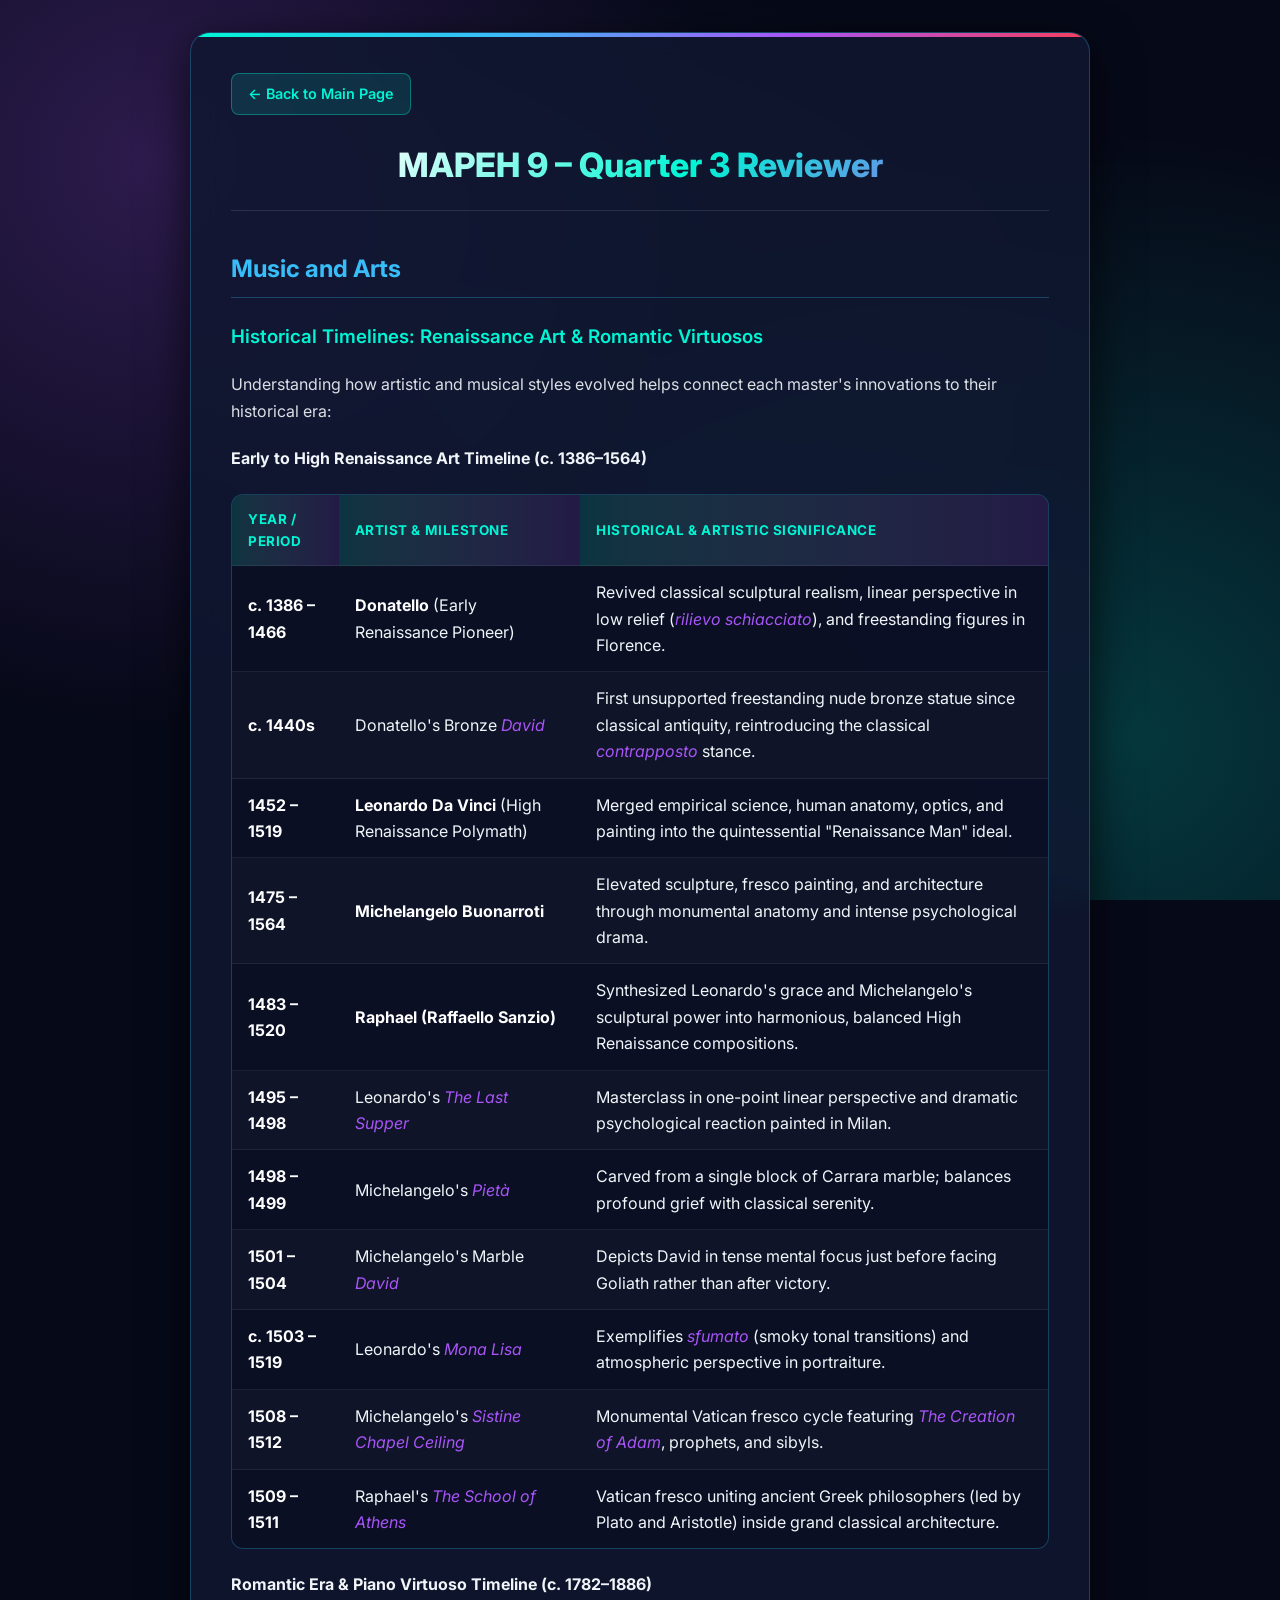
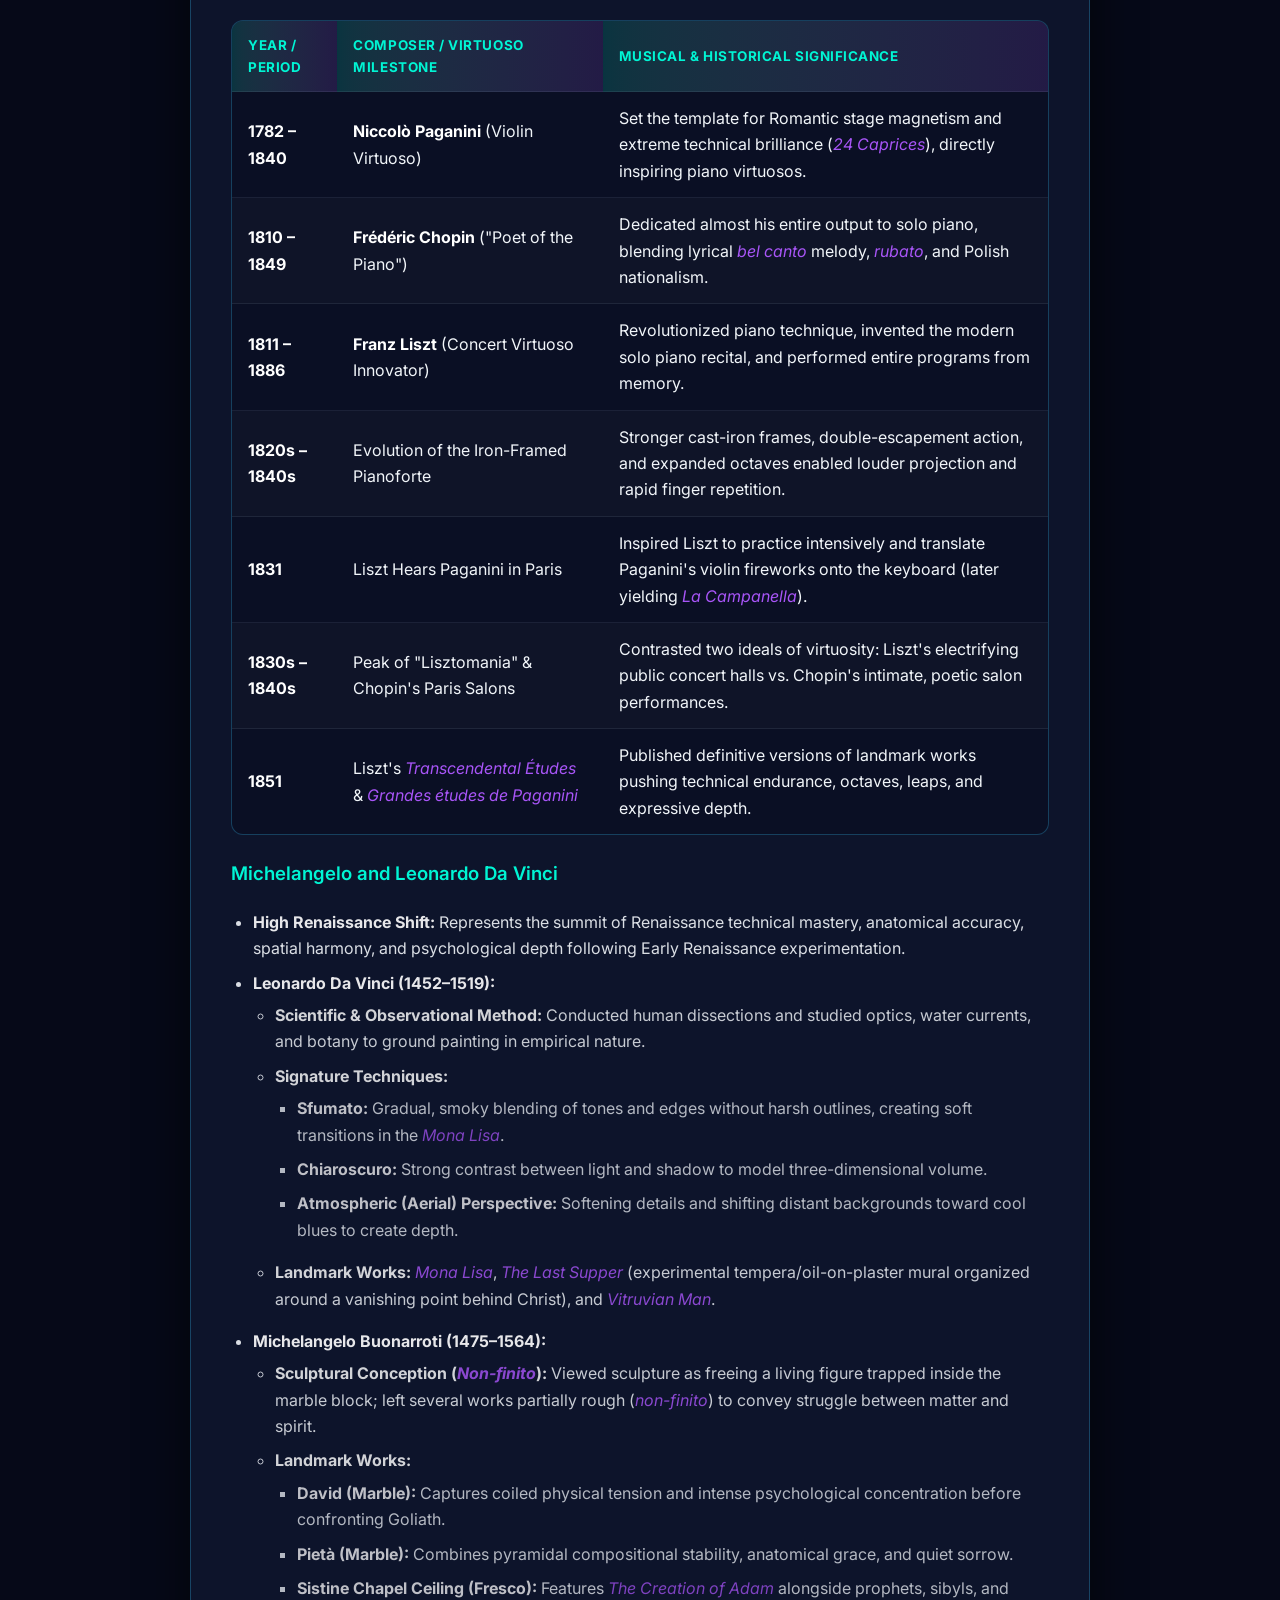
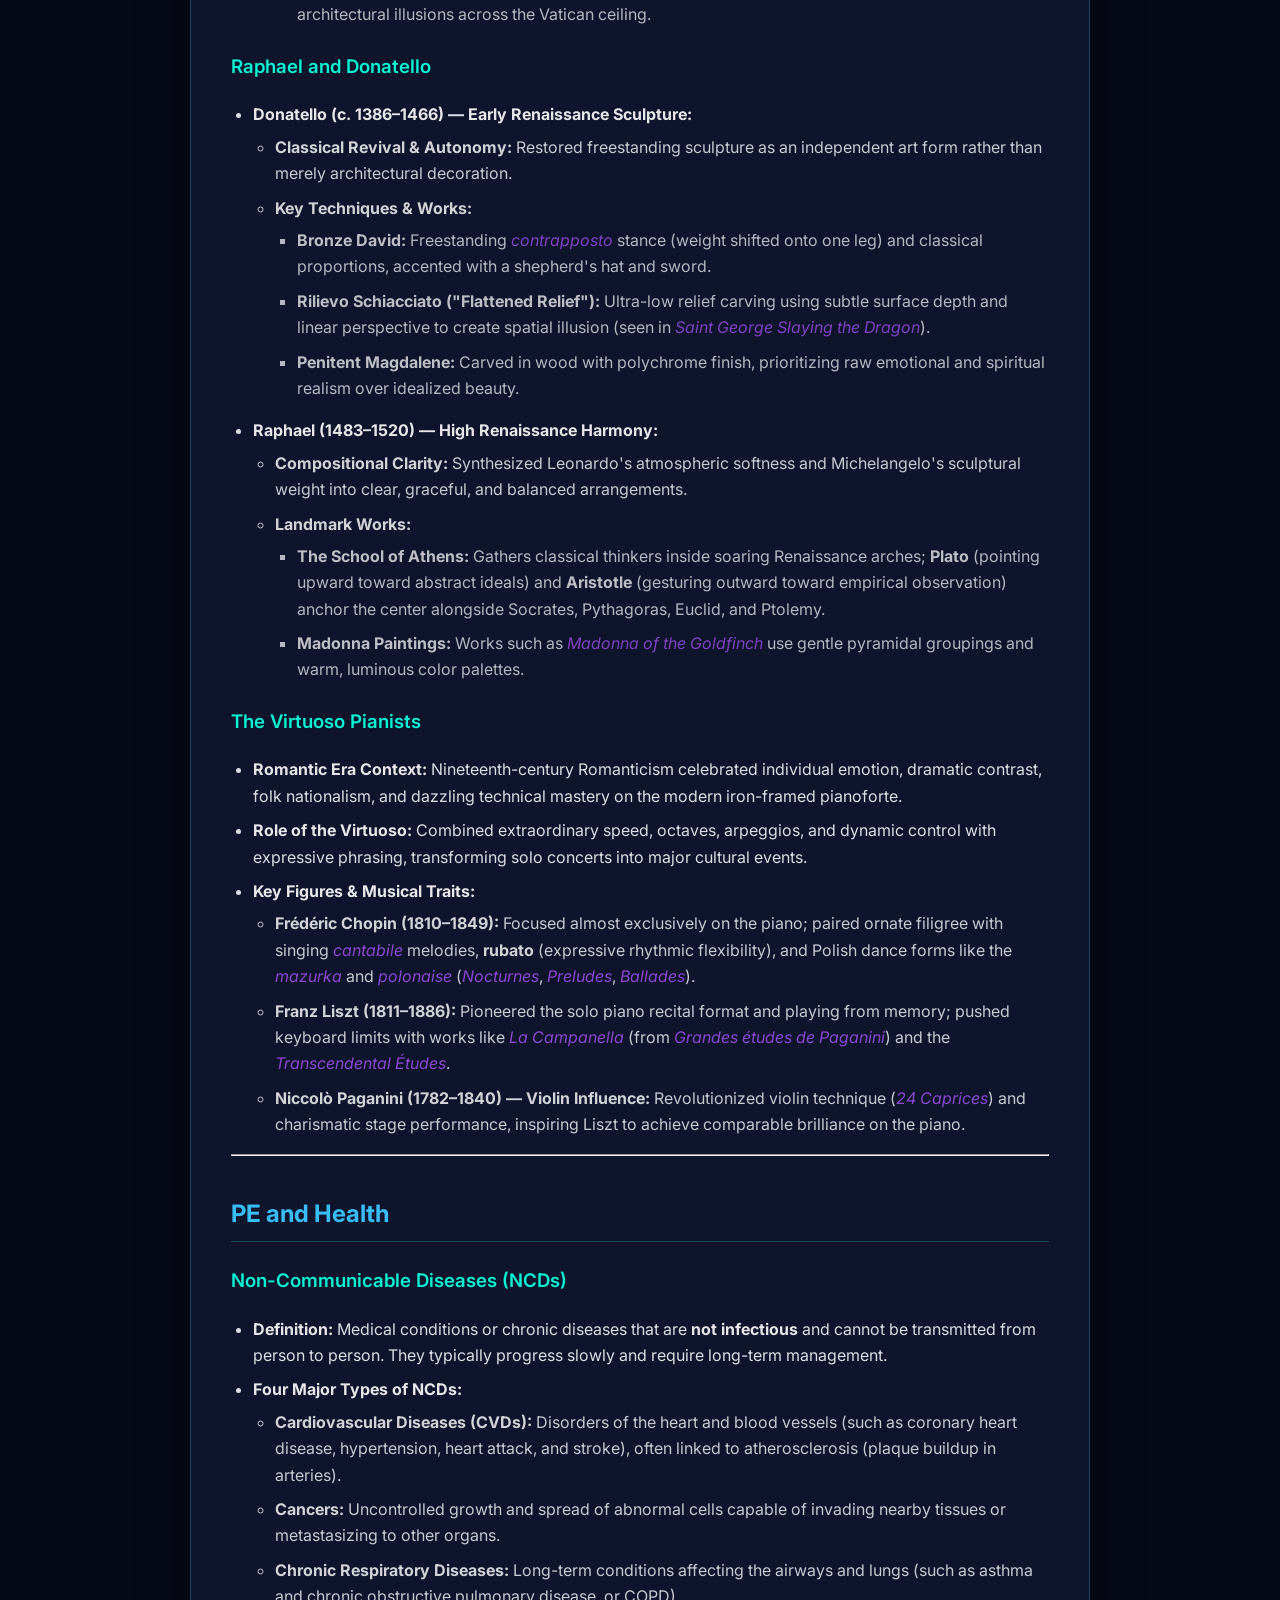
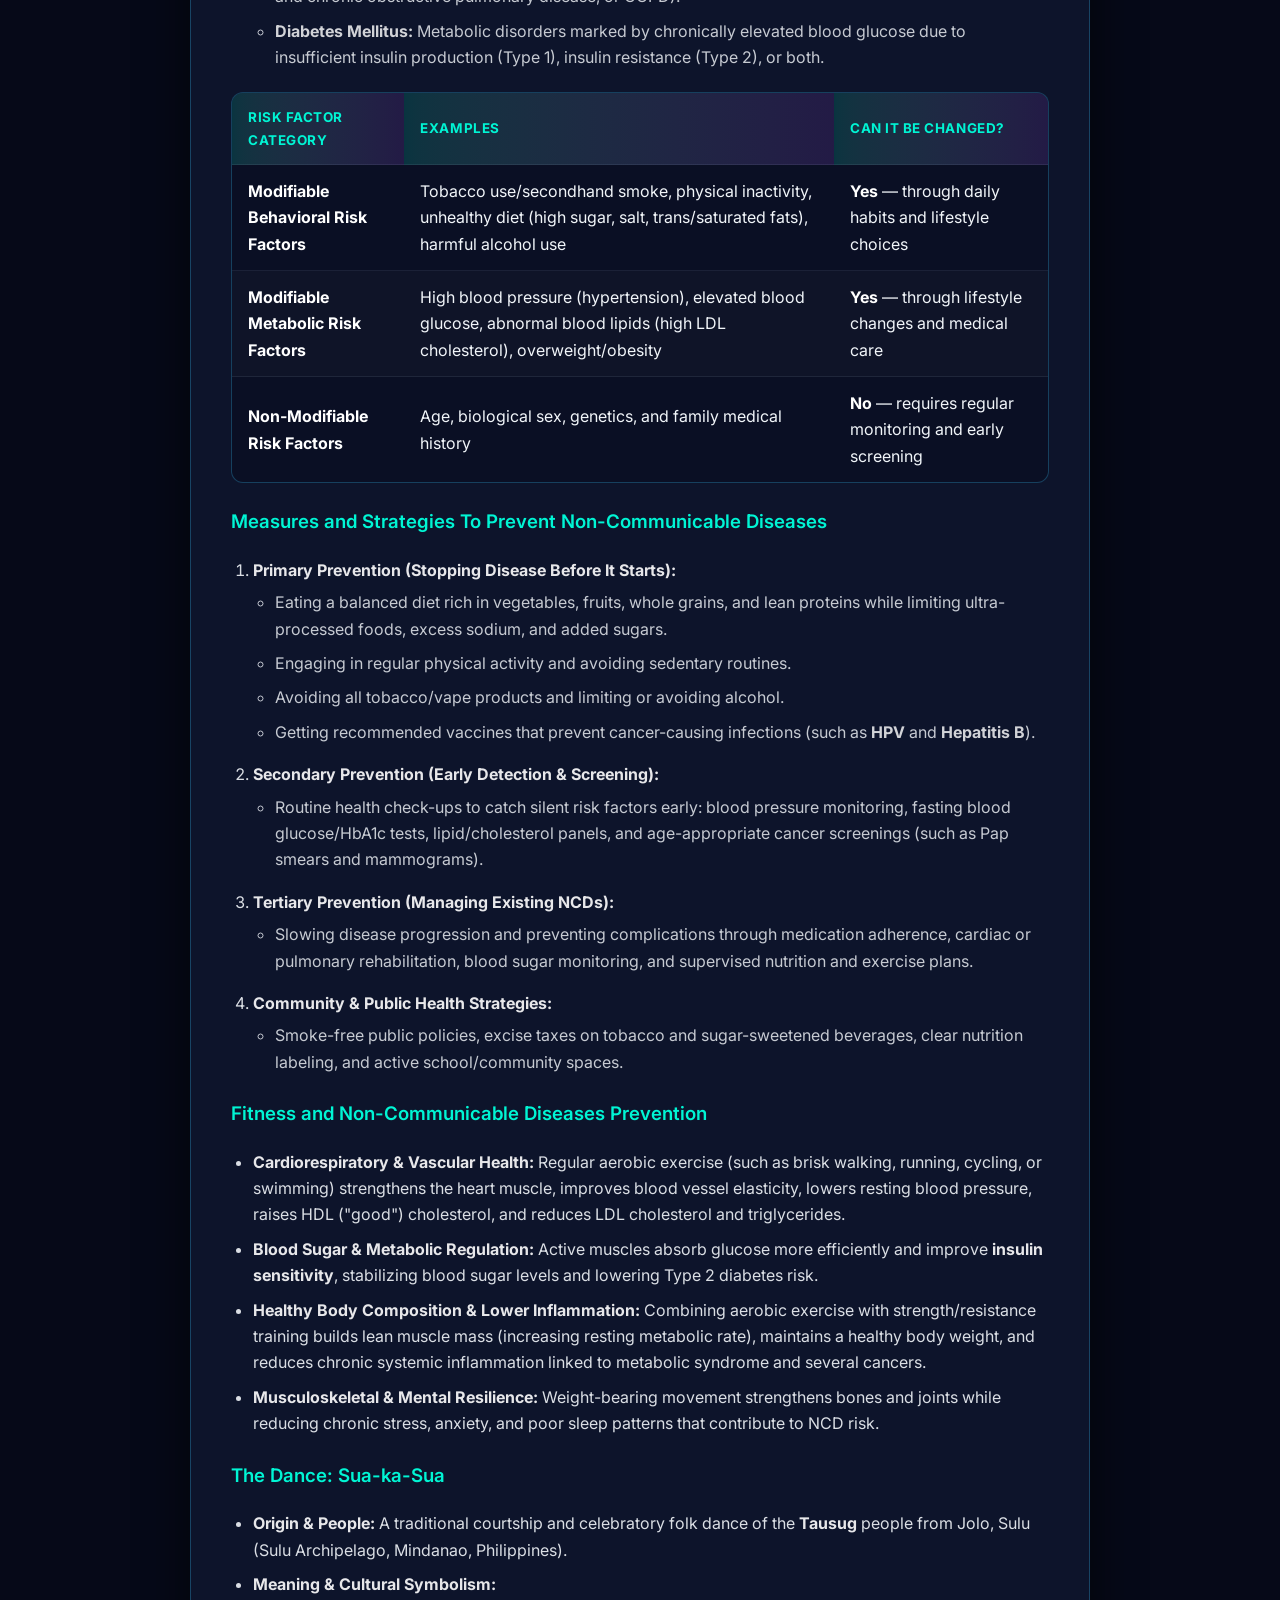
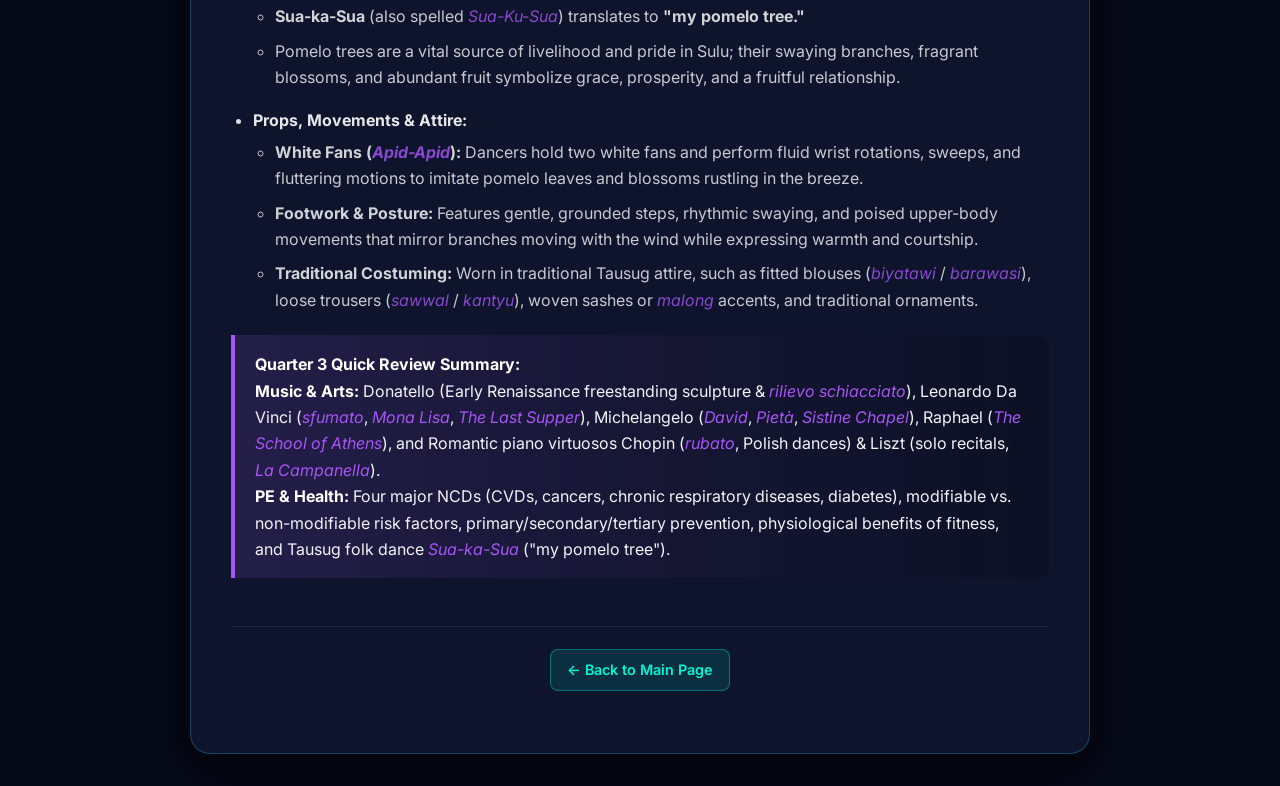
<file: mapeh.html>
<!DOCTYPE html>
<html lang="en">
<head>
    <meta charset="UTF-8">
    <meta name="viewport" content="width=device-width, initial-scale=1.0">
    <title>MAPEH 9 – Quarter 3 Reviewer</title>
    <link rel="stylesheet" href="styles.css">
</head>
<body>

<div class="container">
    <a href="menu.html" class="btn-back">&larr; Back to Main Page</a>

    <h1>MAPEH 9 – Quarter 3 Reviewer</h1>

    <!-- ========================================================= -->
    <!-- COMPONENT 1: MUSIC AND ARTS                               -->
    <!-- ========================================================= -->
    <h2>Music and Arts</h2>

    <h3>Historical Timelines: Renaissance Art &amp; Romantic Virtuosos</h3>
    <p>Understanding how artistic and musical styles evolved helps connect each master's innovations to their historical era:</p>

    <h4>Early to High Renaissance Art Timeline (c. 1386–1564)</h4>
    <table>
        <thead>
            <tr>
                <th>Year / Period</th>
                <th>Artist &amp; Milestone</th>
                <th>Historical &amp; Artistic Significance</th>
            </tr>
        </thead>
        <tbody>
            <tr>
                <td><strong>c. 1386 – 1466</strong></td>
                <td><strong>Donatello</strong> (Early Renaissance Pioneer)</td>
                <td>Revived classical sculptural realism, linear perspective in low relief (<em>rilievo schiacciato</em>), and freestanding figures in Florence.</td>
            </tr>
            <tr>
                <td><strong>c. 1440s</strong></td>
                <td>Donatello's Bronze <em>David</em></td>
                <td>First unsupported freestanding nude bronze statue since classical antiquity, reintroducing the classical <em>contrapposto</em> stance.</td>
            </tr>
            <tr>
                <td><strong>1452 – 1519</strong></td>
                <td><strong>Leonardo Da Vinci</strong> (High Renaissance Polymath)</td>
                <td>Merged empirical science, human anatomy, optics, and painting into the quintessential "Renaissance Man" ideal.</td>
            </tr>
            <tr>
                <td><strong>1475 – 1564</strong></td>
                <td><strong>Michelangelo Buonarroti</strong></td>
                <td>Elevated sculpture, fresco painting, and architecture through monumental anatomy and intense psychological drama.</td>
            </tr>
            <tr>
                <td><strong>1483 – 1520</strong></td>
                <td><strong>Raphael (Raffaello Sanzio)</strong></td>
                <td>Synthesized Leonardo's grace and Michelangelo's sculptural power into harmonious, balanced High Renaissance compositions.</td>
            </tr>
            <tr>
                <td><strong>1495 – 1498</strong></td>
                <td>Leonardo's <em>The Last Supper</em></td>
                <td>Masterclass in one-point linear perspective and dramatic psychological reaction painted in Milan.</td>
            </tr>
            <tr>
                <td><strong>1498 – 1499</strong></td>
                <td>Michelangelo's <em>Piet&agrave;</em></td>
                <td>Carved from a single block of Carrara marble; balances profound grief with classical serenity.</td>
            </tr>
            <tr>
                <td><strong>1501 – 1504</strong></td>
                <td>Michelangelo's Marble <em>David</em></td>
                <td>Depicts David in tense mental focus just before facing Goliath rather than after victory.</td>
            </tr>
            <tr>
                <td><strong>c. 1503 – 1519</strong></td>
                <td>Leonardo's <em>Mona Lisa</em></td>
                <td>Exemplifies <em>sfumato</em> (smoky tonal transitions) and atmospheric perspective in portraiture.</td>
            </tr>
            <tr>
                <td><strong>1508 – 1512</strong></td>
                <td>Michelangelo's <em>Sistine Chapel Ceiling</em></td>
                <td>Monumental Vatican fresco cycle featuring <em>The Creation of Adam</em>, prophets, and sibyls.</td>
            </tr>
            <tr>
                <td><strong>1509 – 1511</strong></td>
                <td>Raphael's <em>The School of Athens</em></td>
                <td>Vatican fresco uniting ancient Greek philosophers (led by Plato and Aristotle) inside grand classical architecture.</td>
            </tr>
        </tbody>
    </table>

    <h4>Romantic Era &amp; Piano Virtuoso Timeline (c. 1782–1886)</h4>
    <table>
        <thead>
            <tr>
                <th>Year / Period</th>
                <th>Composer / Virtuoso Milestone</th>
                <th>Musical &amp; Historical Significance</th>
            </tr>
        </thead>
        <tbody>
            <tr>
                <td><strong>1782 – 1840</strong></td>
                <td><strong>Niccol&ograve; Paganini</strong> (Violin Virtuoso)</td>
                <td>Set the template for Romantic stage magnetism and extreme technical brilliance (<em>24 Caprices</em>), directly inspiring piano virtuosos.</td>
            </tr>
            <tr>
                <td><strong>1810 – 1849</strong></td>
                <td><strong>Fr&eacute;d&eacute;ric Chopin</strong> ("Poet of the Piano")</td>
                <td>Dedicated almost his entire output to solo piano, blending lyrical <em>bel canto</em> melody, <em>rubato</em>, and Polish nationalism.</td>
            </tr>
            <tr>
                <td><strong>1811 – 1886</strong></td>
                <td><strong>Franz Liszt</strong> (Concert Virtuoso Innovator)</td>
                <td>Revolutionized piano technique, invented the modern solo piano recital, and performed entire programs from memory.</td>
            </tr>
            <tr>
                <td><strong>1820s – 1840s</strong></td>
                <td>Evolution of the Iron-Framed Pianoforte</td>
                <td>Stronger cast-iron frames, double-escapement action, and expanded octaves enabled louder projection and rapid finger repetition.</td>
            </tr>
            <tr>
                <td><strong>1831</strong></td>
                <td>Liszt Hears Paganini in Paris</td>
                <td>Inspired Liszt to practice intensively and translate Paganini's violin fireworks onto the keyboard (later yielding <em>La Campanella</em>).</td>
            </tr>
            <tr>
                <td><strong>1830s – 1840s</strong></td>
                <td>Peak of "Lisztomania" &amp; Chopin's Paris Salons</td>
                <td>Contrasted two ideals of virtuosity: Liszt's electrifying public concert halls vs. Chopin's intimate, poetic salon performances.</td>
            </tr>
            <tr>
                <td><strong>1851</strong></td>
                <td>Liszt's <em>Transcendental &Eacute;tudes</em> &amp; <em>Grandes &eacute;tudes de Paganini</em></td>
                <td>Published definitive versions of landmark works pushing technical endurance, octaves, leaps, and expressive depth.</td>
            </tr>
        </tbody>
    </table>

    <h3>Michelangelo and Leonardo Da Vinci</h3>
    <ul>
        <li><strong>High Renaissance Shift:</strong> Represents the summit of Renaissance technical mastery, anatomical accuracy, spatial harmony, and psychological depth following Early Renaissance experimentation.</li>
        <li><strong>Leonardo Da Vinci (1452–1519):</strong>
            <ul>
                <li><strong>Scientific &amp; Observational Method:</strong> Conducted human dissections and studied optics, water currents, and botany to ground painting in empirical nature.</li>
                <li><strong>Signature Techniques:</strong>
                    <ul>
                        <li><strong>Sfumato:</strong> Gradual, smoky blending of tones and edges without harsh outlines, creating soft transitions in the <em>Mona Lisa</em>.</li>
                        <li><strong>Chiaroscuro:</strong> Strong contrast between light and shadow to model three-dimensional volume.</li>
                        <li><strong>Atmospheric (Aerial) Perspective:</strong> Softening details and shifting distant backgrounds toward cool blues to create depth.</li>
                    </ul>
                </li>
                <li><strong>Landmark Works:</strong> <em>Mona Lisa</em>, <em>The Last Supper</em> (experimental tempera/oil-on-plaster mural organized around a vanishing point behind Christ), and <em>Vitruvian Man</em>.</li>
            </ul>
        </li>
        <li><strong>Michelangelo Buonarroti (1475–1564):</strong>
            <ul>
                <li><strong>Sculptural Conception (<em>Non-finito</em>):</strong> Viewed sculpture as freeing a living figure trapped inside the marble block; left several works partially rough (<em>non-finito</em>) to convey struggle between matter and spirit.</li>
                <li><strong>Landmark Works:</strong>
                    <ul>
                        <li><strong>David (Marble):</strong> Captures coiled physical tension and intense psychological concentration before confronting Goliath.</li>
                        <li><strong>Piet&agrave; (Marble):</strong> Combines pyramidal compositional stability, anatomical grace, and quiet sorrow.</li>
                        <li><strong>Sistine Chapel Ceiling (Fresco):</strong> Features <em>The Creation of Adam</em> alongside prophets, sibyls, and architectural illusions across the Vatican ceiling.</li>
                    </ul>
                </li>
            </ul>
        </li>
    </ul>

    <h3>Raphael and Donatello</h3>
    <ul>
        <li><strong>Donatello (c. 1386–1466) &mdash; Early Renaissance Sculpture:</strong>
            <ul>
                <li><strong>Classical Revival &amp; Autonomy:</strong> Restored freestanding sculpture as an independent art form rather than merely architectural decoration.</li>
                <li><strong>Key Techniques &amp; Works:</strong>
                    <ul>
                        <li><strong>Bronze David:</strong> Freestanding <em>contrapposto</em> stance (weight shifted onto one leg) and classical proportions, accented with a shepherd's hat and sword.</li>
                        <li><strong>Rilievo Schiacciato ("Flattened Relief"):</strong> Ultra-low relief carving using subtle surface depth and linear perspective to create spatial illusion (seen in <em>Saint George Slaying the Dragon</em>).</li>
                        <li><strong>Penitent Magdalene:</strong> Carved in wood with polychrome finish, prioritizing raw emotional and spiritual realism over idealized beauty.</li>
                    </ul>
                </li>
            </ul>
        </li>
        <li><strong>Raphael (1483–1520) &mdash; High Renaissance Harmony:</strong>
            <ul>
                <li><strong>Compositional Clarity:</strong> Synthesized Leonardo's atmospheric softness and Michelangelo's sculptural weight into clear, graceful, and balanced arrangements.</li>
                <li><strong>Landmark Works:</strong>
                    <ul>
                        <li><strong>The School of Athens:</strong> Gathers classical thinkers inside soaring Renaissance arches; <strong>Plato</strong> (pointing upward toward abstract ideals) and <strong>Aristotle</strong> (gesturing outward toward empirical observation) anchor the center alongside Socrates, Pythagoras, Euclid, and Ptolemy.</li>
                        <li><strong>Madonna Paintings:</strong> Works such as <em>Madonna of the Goldfinch</em> use gentle pyramidal groupings and warm, luminous color palettes.</li>
                    </ul>
                </li>
            </ul>
        </li>
    </ul>

    <h3>The Virtuoso Pianists</h3>
    <ul>
        <li><strong>Romantic Era Context:</strong> Nineteenth-century Romanticism celebrated individual emotion, dramatic contrast, folk nationalism, and dazzling technical mastery on the modern iron-framed pianoforte.</li>
        <li><strong>Role of the Virtuoso:</strong> Combined extraordinary speed, octaves, arpeggios, and dynamic control with expressive phrasing, transforming solo concerts into major cultural events.</li>
        <li><strong>Key Figures &amp; Musical Traits:</strong>
            <ul>
                <li><strong>Fr&eacute;d&eacute;ric Chopin (1810–1849):</strong> Focused almost exclusively on the piano; paired ornate filigree with singing <em>cantabile</em> melodies, <strong>rubato</strong> (expressive rhythmic flexibility), and Polish dance forms like the <em>mazurka</em> and <em>polonaise</em> (<em>Nocturnes</em>, <em>Preludes</em>, <em>Ballades</em>).</li>
                <li><strong>Franz Liszt (1811–1886):</strong> Pioneered the solo piano recital format and playing from memory; pushed keyboard limits with works like <em>La Campanella</em> (from <em>Grandes &eacute;tudes de Paganini</em>) and the <em>Transcendental &Eacute;tudes</em>.</li>
                <li><strong>Niccol&ograve; Paganini (1782–1840) &mdash; Violin Influence:</strong> Revolutionized violin technique (<em>24 Caprices</em>) and charismatic stage performance, inspiring Liszt to achieve comparable brilliance on the piano.</li>
            </ul>
        </li>
    </ul>

    <hr>

    <!-- ========================================================= -->
    <!-- COMPONENT 2: PE AND HEALTH                                -->
    <!-- ========================================================= -->
    <h2>PE and Health</h2>

    <h3>Non-Communicable Diseases (NCDs)</h3>
    <ul>
        <li><strong>Definition:</strong> Medical conditions or chronic diseases that are <strong>not infectious</strong> and cannot be transmitted from person to person. They typically progress slowly and require long-term management.</li>
        <li><strong>Four Major Types of NCDs:</strong>
            <ul>
                <li><strong>Cardiovascular Diseases (CVDs):</strong> Disorders of the heart and blood vessels (such as coronary heart disease, hypertension, heart attack, and stroke), often linked to atherosclerosis (plaque buildup in arteries).</li>
                <li><strong>Cancers:</strong> Uncontrolled growth and spread of abnormal cells capable of invading nearby tissues or metastasizing to other organs.</li>
                <li><strong>Chronic Respiratory Diseases:</strong> Long-term conditions affecting the airways and lungs (such as asthma and chronic obstructive pulmonary disease, or COPD).</li>
                <li><strong>Diabetes Mellitus:</strong> Metabolic disorders marked by chronically elevated blood glucose due to insufficient insulin production (Type 1), insulin resistance (Type 2), or both.</li>
            </ul>
        </li>
    </ul>

    <table>
        <thead>
            <tr>
                <th>Risk Factor Category</th>
                <th>Examples</th>
                <th>Can It Be Changed?</th>
            </tr>
        </thead>
        <tbody>
            <tr>
                <td><strong>Modifiable Behavioral Risk Factors</strong></td>
                <td>Tobacco use/secondhand smoke, physical inactivity, unhealthy diet (high sugar, salt, trans/saturated fats), harmful alcohol use</td>
                <td><strong>Yes</strong> &mdash; through daily habits and lifestyle choices</td>
            </tr>
            <tr>
                <td><strong>Modifiable Metabolic Risk Factors</strong></td>
                <td>High blood pressure (hypertension), elevated blood glucose, abnormal blood lipids (high LDL cholesterol), overweight/obesity</td>
                <td><strong>Yes</strong> &mdash; through lifestyle changes and medical care</td>
            </tr>
            <tr>
                <td><strong>Non-Modifiable Risk Factors</strong></td>
                <td>Age, biological sex, genetics, and family medical history</td>
                <td><strong>No</strong> &mdash; requires regular monitoring and early screening</td>
            </tr>
        </tbody>
    </table>

    <h3>Measures and Strategies To Prevent Non-Communicable Diseases</h3>
    <ol>
        <li><strong>Primary Prevention (Stopping Disease Before It Starts):</strong>
            <ul>
                <li>Eating a balanced diet rich in vegetables, fruits, whole grains, and lean proteins while limiting ultra-processed foods, excess sodium, and added sugars.</li>
                <li>Engaging in regular physical activity and avoiding sedentary routines.</li>
                <li>Avoiding all tobacco/vape products and limiting or avoiding alcohol.</li>
                <li>Getting recommended vaccines that prevent cancer-causing infections (such as <strong>HPV</strong> and <strong>Hepatitis B</strong>).</li>
            </ul>
        </li>
        <li><strong>Secondary Prevention (Early Detection &amp; Screening):</strong>
            <ul>
                <li>Routine health check-ups to catch silent risk factors early: blood pressure monitoring, fasting blood glucose/HbA1c tests, lipid/cholesterol panels, and age-appropriate cancer screenings (such as Pap smears and mammograms).</li>
            </ul>
        </li>
        <li><strong>Tertiary Prevention (Managing Existing NCDs):</strong>
            <ul>
                <li>Slowing disease progression and preventing complications through medication adherence, cardiac or pulmonary rehabilitation, blood sugar monitoring, and supervised nutrition and exercise plans.</li>
            </ul>
        </li>
        <li><strong>Community &amp; Public Health Strategies:</strong>
            <ul>
                <li>Smoke-free public policies, excise taxes on tobacco and sugar-sweetened beverages, clear nutrition labeling, and active school/community spaces.</li>
            </ul>
        </li>
    </ol>

    <h3>Fitness and Non-Communicable Diseases Prevention</h3>
    <ul>
        <li><strong>Cardiorespiratory &amp; Vascular Health:</strong> Regular aerobic exercise (such as brisk walking, running, cycling, or swimming) strengthens the heart muscle, improves blood vessel elasticity, lowers resting blood pressure, raises HDL ("good") cholesterol, and reduces LDL cholesterol and triglycerides.</li>
        <li><strong>Blood Sugar &amp; Metabolic Regulation:</strong> Active muscles absorb glucose more efficiently and improve <strong>insulin sensitivity</strong>, stabilizing blood sugar levels and lowering Type 2 diabetes risk.</li>
        <li><strong>Healthy Body Composition &amp; Lower Inflammation:</strong> Combining aerobic exercise with strength/resistance training builds lean muscle mass (increasing resting metabolic rate), maintains a healthy body weight, and reduces chronic systemic inflammation linked to metabolic syndrome and several cancers.</li>
        <li><strong>Musculoskeletal &amp; Mental Resilience:</strong> Weight-bearing movement strengthens bones and joints while reducing chronic stress, anxiety, and poor sleep patterns that contribute to NCD risk.</li>
    </ul>

    <h3>The Dance: Sua-ka-Sua</h3>
    <ul>
        <li><strong>Origin &amp; People:</strong> A traditional courtship and celebratory folk dance of the <strong>Tausug</strong> people from Jolo, Sulu (Sulu Archipelago, Mindanao, Philippines).</li>
        <li><strong>Meaning &amp; Cultural Symbolism:</strong>
            <ul>
                <li><strong>Sua-ka-Sua</strong> (also spelled <em>Sua-Ku-Sua</em>) translates to <strong>"my pomelo tree."</strong></li>
                <li>Pomelo trees are a vital source of livelihood and pride in Sulu; their swaying branches, fragrant blossoms, and abundant fruit symbolize grace, prosperity, and a fruitful relationship.</li>
            </ul>
        </li>
        <li><strong>Props, Movements &amp; Attire:</strong>
            <ul>
                <li><strong>White Fans (<em>Apid-Apid</em>):</strong> Dancers hold two white fans and perform fluid wrist rotations, sweeps, and fluttering motions to imitate pomelo leaves and blossoms rustling in the breeze.</li>
                <li><strong>Footwork &amp; Posture:</strong> Features gentle, grounded steps, rhythmic swaying, and poised upper-body movements that mirror branches moving with the wind while expressing warmth and courtship.</li>
                <li><strong>Traditional Costuming:</strong> Worn in traditional Tausug attire, such as fitted blouses (<em>biyatawi</em> / <em>barawasi</em>), loose trousers (<em>sawwal</em> / <em>kantyu</em>), woven sashes or <em>malong</em> accents, and traditional ornaments.</li>
            </ul>
        </li>
    </ul>

    <blockquote>
        <strong>Quarter 3 Quick Review Summary:</strong><br>
        <strong>Music &amp; Arts:</strong> Donatello (Early Renaissance freestanding sculpture &amp; <em>rilievo schiacciato</em>), Leonardo Da Vinci (<em>sfumato</em>, <em>Mona Lisa</em>, <em>The Last Supper</em>), Michelangelo (<em>David</em>, <em>Piet&agrave;</em>, <em>Sistine Chapel</em>), Raphael (<em>The School of Athens</em>), and Romantic piano virtuosos Chopin (<em>rubato</em>, Polish dances) &amp; Liszt (solo recitals, <em>La Campanella</em>).<br>
        <strong>PE &amp; Health:</strong> Four major NCDs (CVDs, cancers, chronic respiratory diseases, diabetes), modifiable vs. non-modifiable risk factors, primary/secondary/tertiary prevention, physiological benefits of fitness, and Tausug folk dance <em>Sua-ka-Sua</em> ("my pomelo tree").
    </blockquote>

    <footer>
        <a href="menu.html" class="btn-back">&larr; Back to Main Page</a>
    </footer>
</div>

<script src="theme.js"></script>
</body>
</html>
</file>
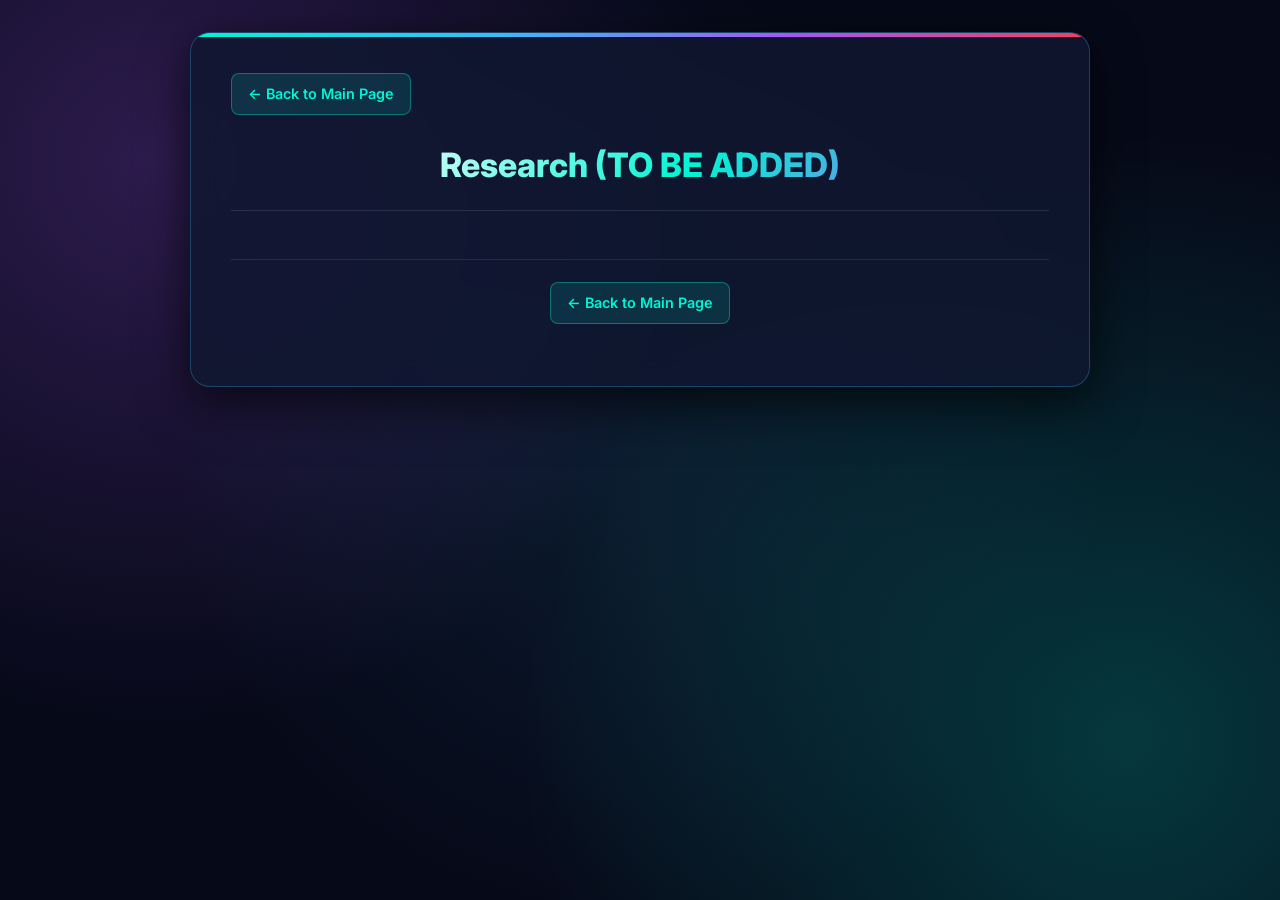
<file: research.html>
<!DOCTYPE html>
<html lang="en">
<head>
    <meta charset="UTF-8">
    <meta name="viewport" content="width=device-width, initial-scale=1.0">
    <title>Research 9 – Quarter 3</title>
    <link rel="stylesheet" href="styles.css">
</head>
<body>

<div class="container">
    <a href="menu.html" class="btn-back">&larr; Back to Main Page</a>

    <h1>Research (TO BE ADDED)</h1>
  
    <footer>
        <a href="menu.html" class="btn-back">&larr; Back to Main Page</a>
    </footer>
</div>

<script src="theme.js"></script>
</body>
</html>
</file>
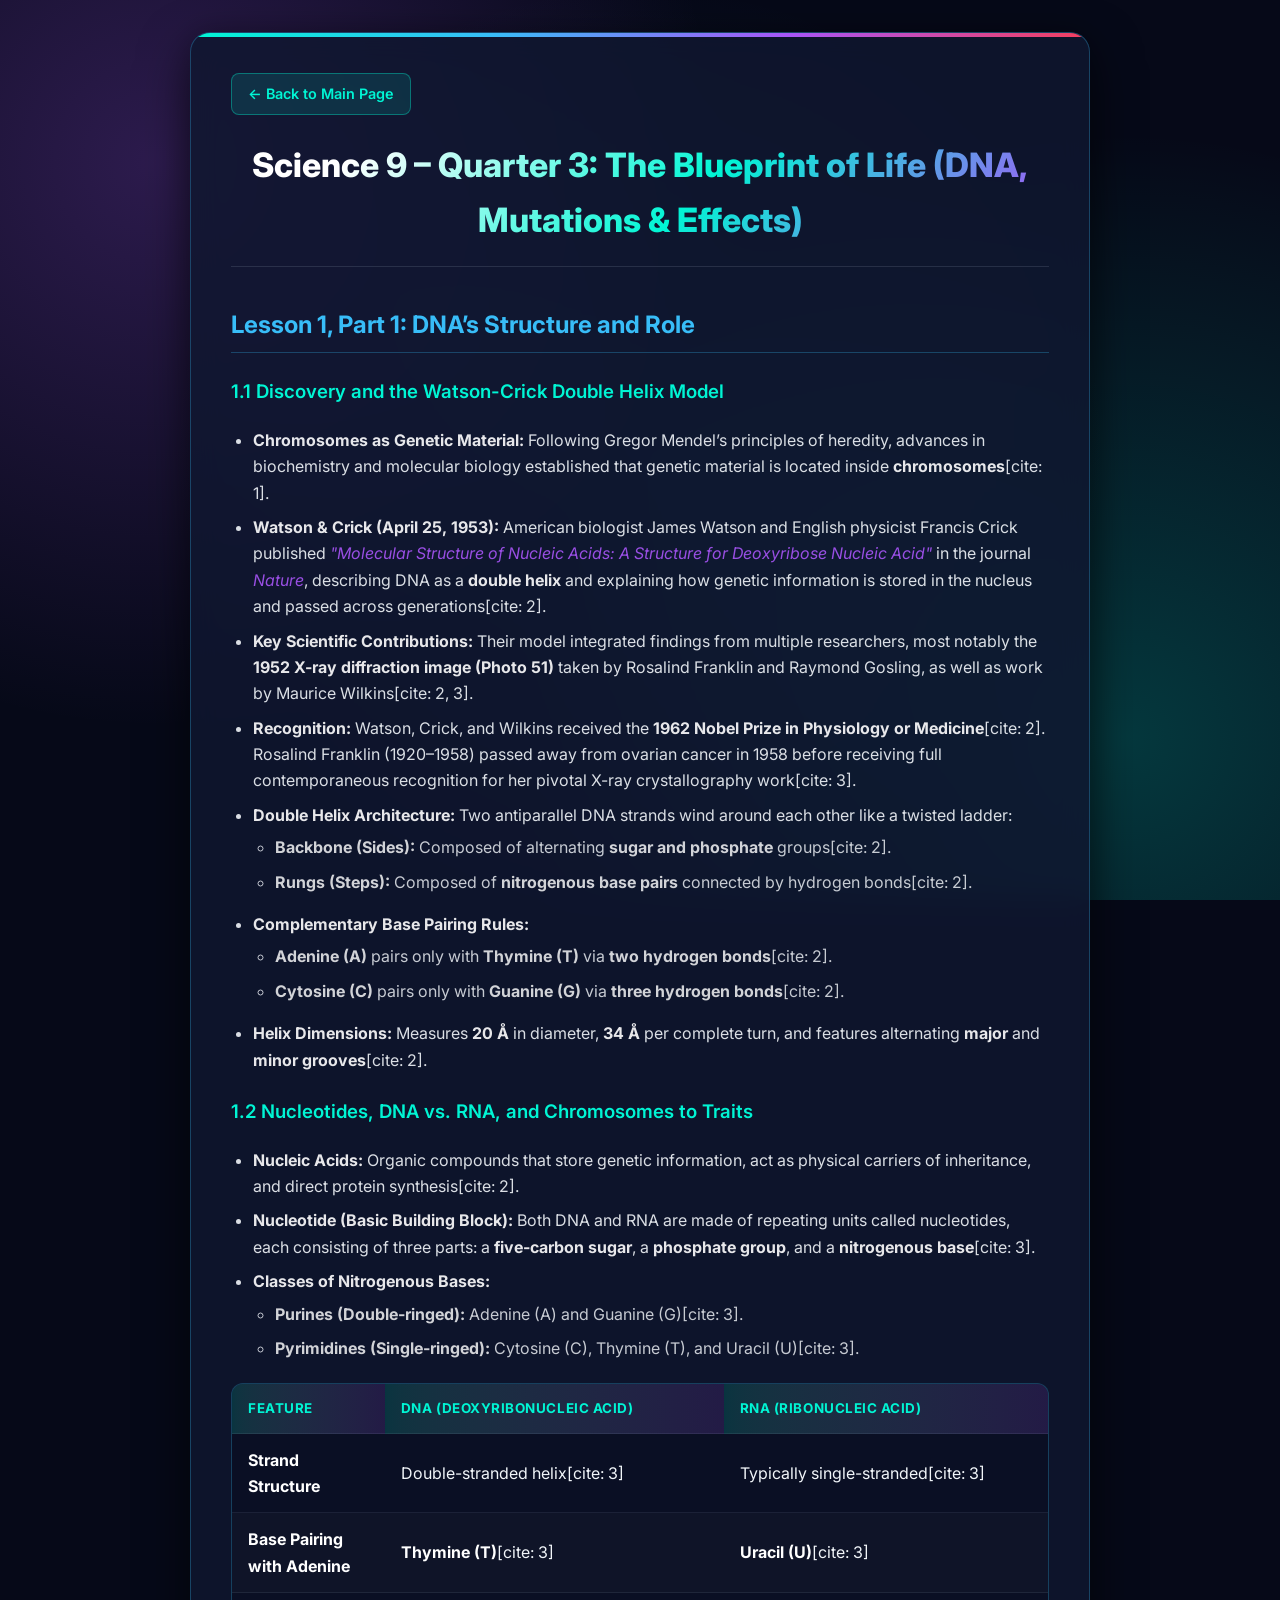
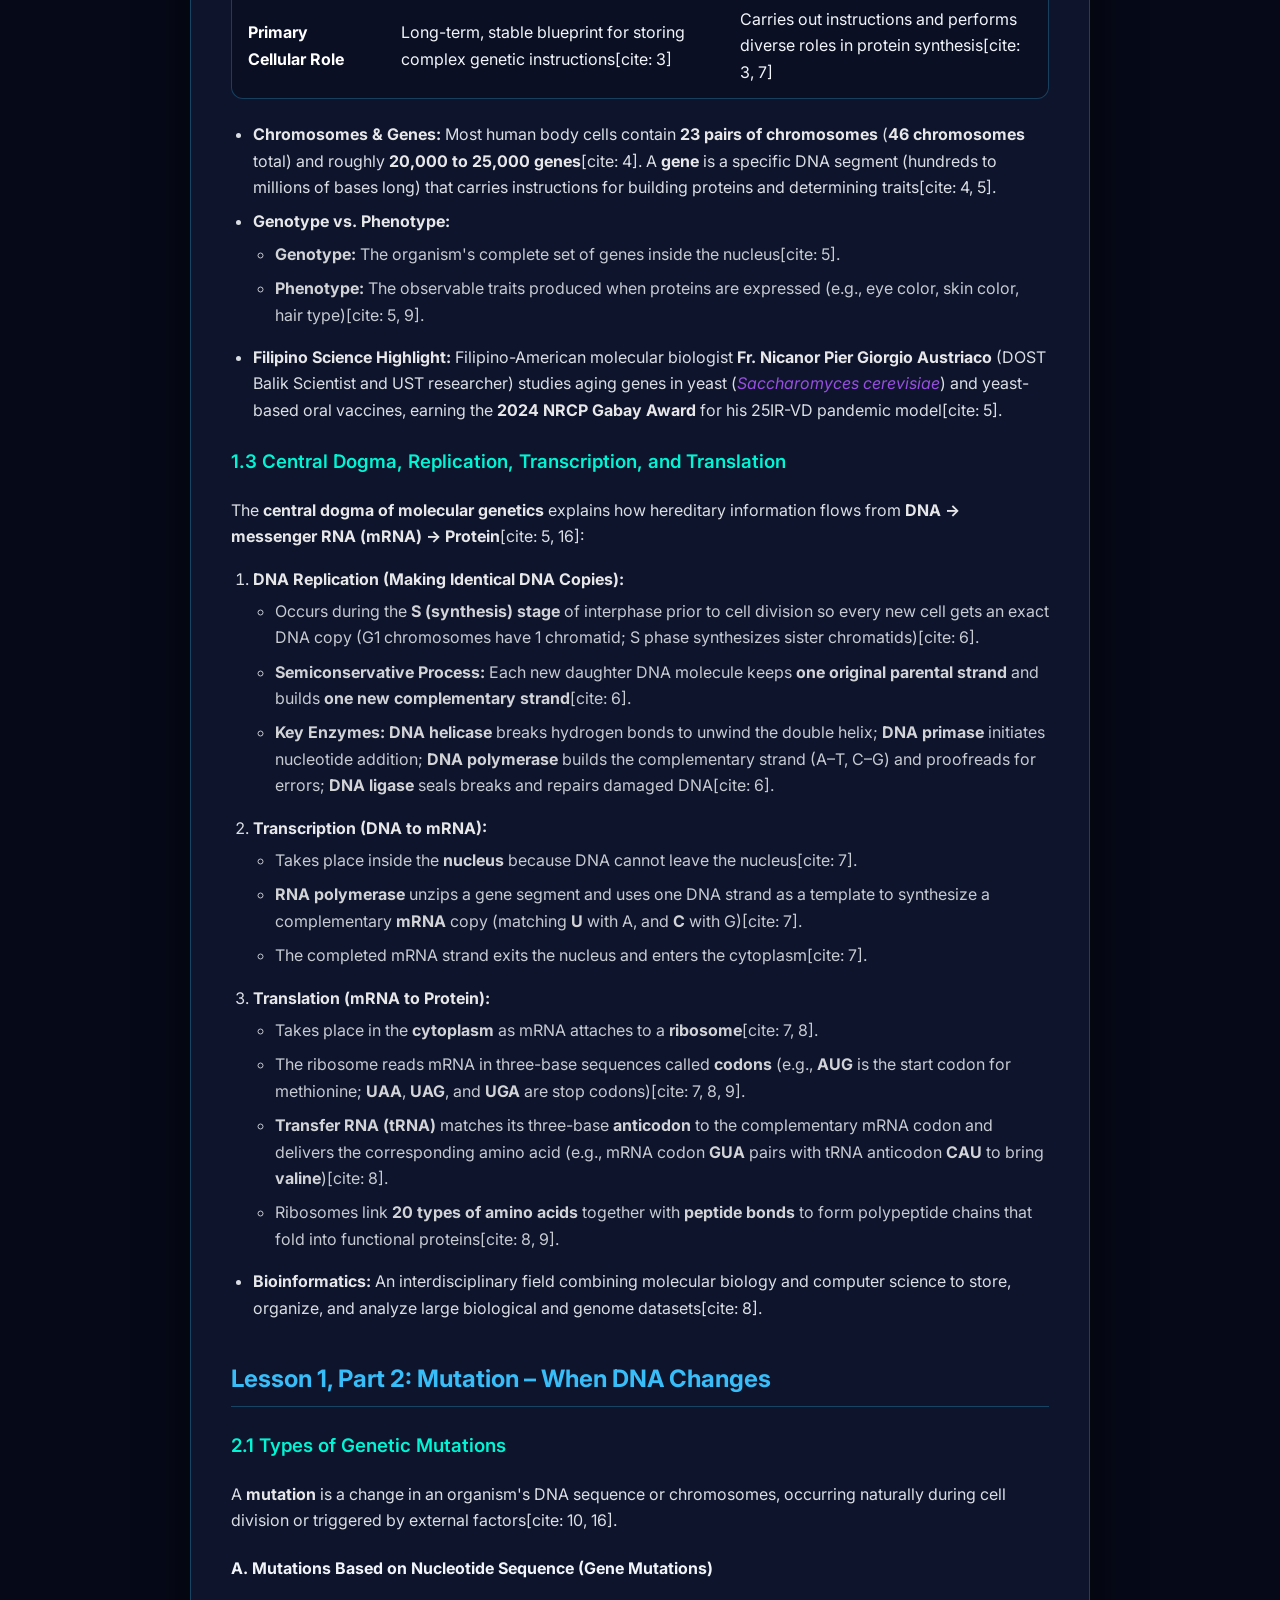
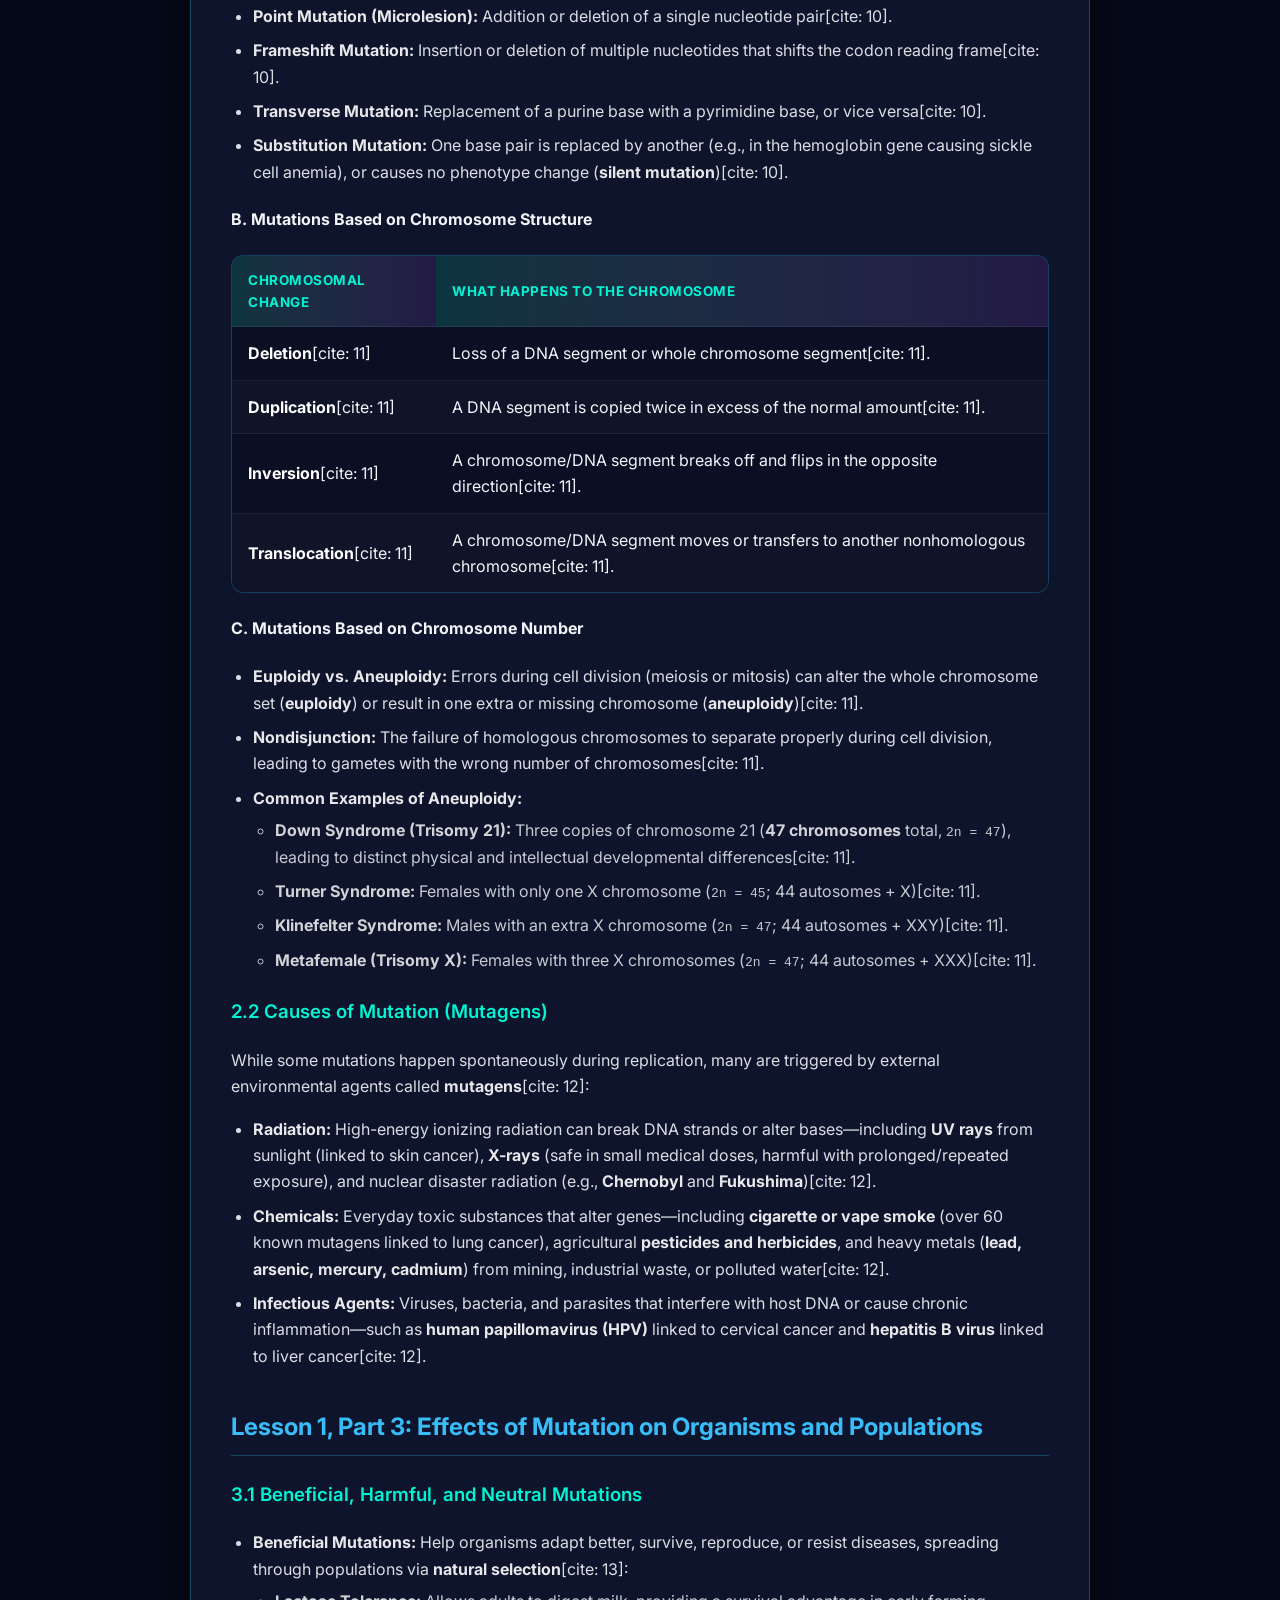
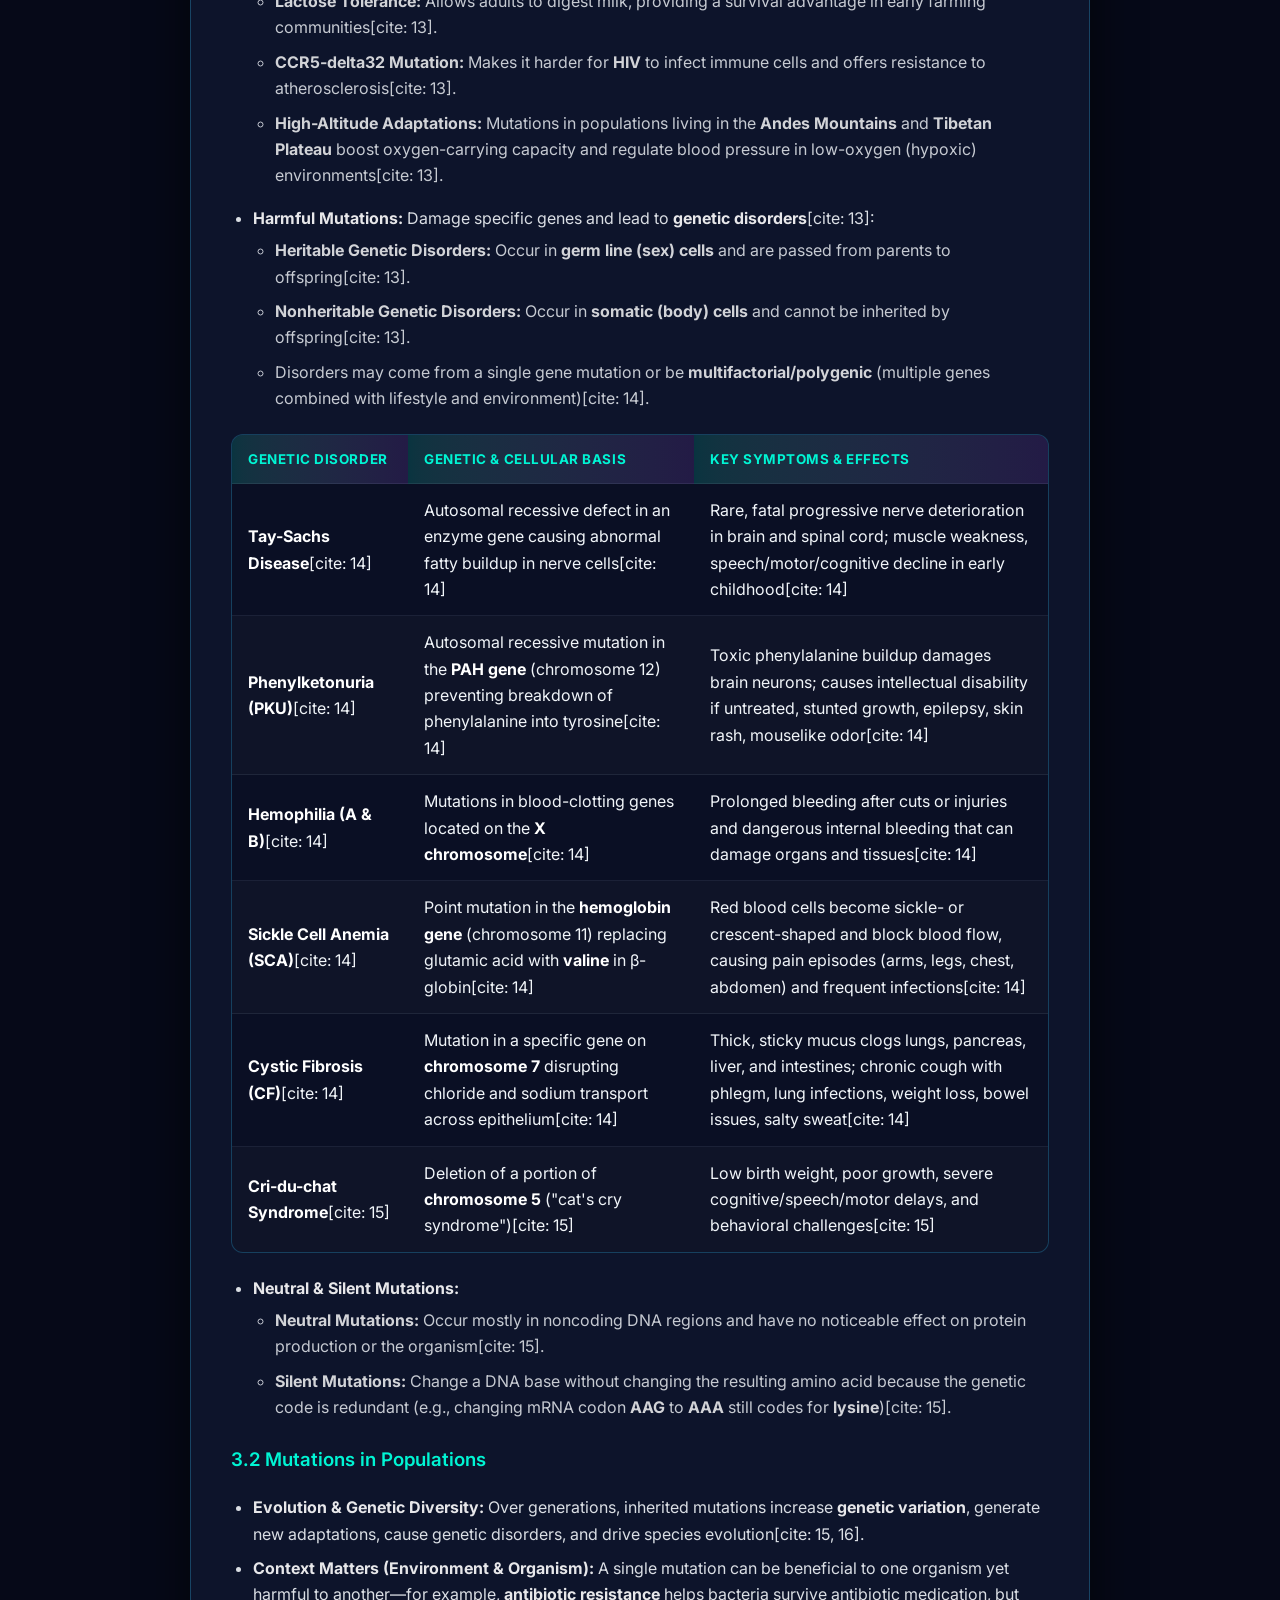
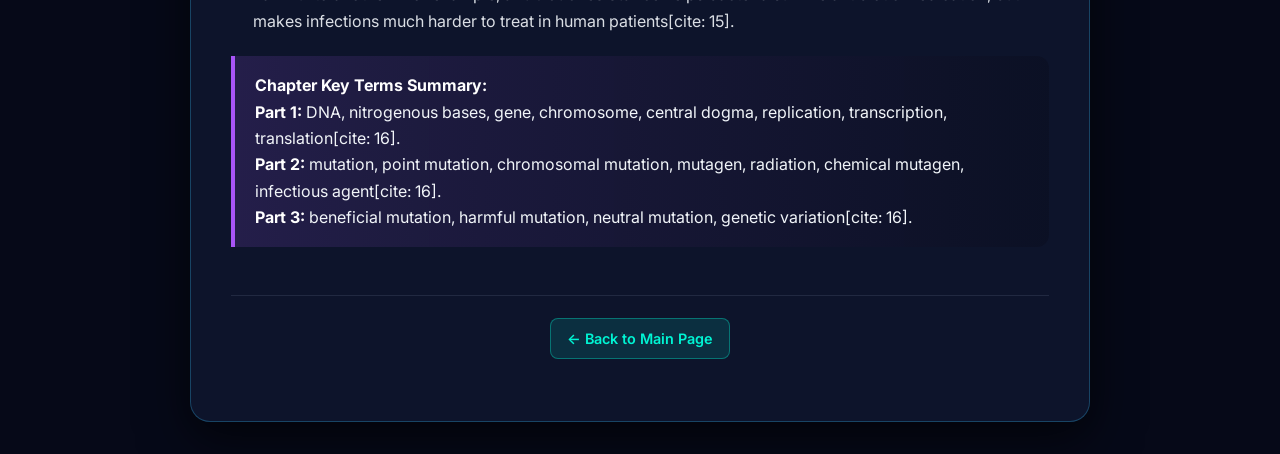
<file: science.html>
<!DOCTYPE html>
<html lang="en">
<head>
    <meta charset="UTF-8">
    <meta name="viewport" content="width=device-width, initial-scale=1.0">
    <title>Science 9</title>
    <link rel="stylesheet" href="styles.css">
</head>
<body>

<div class="container">
    <a href="menu.html" class="btn-back">&larr; Back to Main Page</a>

    <h1>Science 9 – Quarter 3: The Blueprint of Life (DNA, Mutations &amp; Effects)</h1>

    <!-- LESSON 1, PART 1 -->
    <h2>Lesson 1, Part 1: DNA’s Structure and Role</h2>

    <h3>1.1 Discovery and the Watson-Crick Double Helix Model</h3>
    <ul>
        <li><strong>Chromosomes as Genetic Material:</strong> Following Gregor Mendel’s principles of heredity, advances in biochemistry and molecular biology established that genetic material is located inside <strong>chromosomes</strong>[cite: 1].</li>
        <li><strong>Watson &amp; Crick (April 25, 1953):</strong> American biologist James Watson and English physicist Francis Crick published <em>"Molecular Structure of Nucleic Acids: A Structure for Deoxyribose Nucleic Acid"</em> in the journal <em>Nature</em>, describing DNA as a <strong>double helix</strong> and explaining how genetic information is stored in the nucleus and passed across generations[cite: 2].</li>
        <li><strong>Key Scientific Contributions:</strong> Their model integrated findings from multiple researchers, most notably the <strong>1952 X-ray diffraction image (Photo 51)</strong> taken by Rosalind Franklin and Raymond Gosling, as well as work by Maurice Wilkins[cite: 2, 3].</li>
        <li><strong>Recognition:</strong> Watson, Crick, and Wilkins received the <strong>1962 Nobel Prize in Physiology or Medicine</strong>[cite: 2]. Rosalind Franklin (1920–1958) passed away from ovarian cancer in 1958 before receiving full contemporaneous recognition for her pivotal X-ray crystallography work[cite: 3].</li>
        <li><strong>Double Helix Architecture:</strong> Two antiparallel DNA strands wind around each other like a twisted ladder:
            <ul>
                <li><strong>Backbone (Sides):</strong> Composed of alternating <strong>sugar and phosphate</strong> groups[cite: 2].</li>
                <li><strong>Rungs (Steps):</strong> Composed of <strong>nitrogenous base pairs</strong> connected by hydrogen bonds[cite: 2].</li>
            </ul>
        </li>
        <li><strong>Complementary Base Pairing Rules:</strong>
            <ul>
                <li><strong>Adenine (A)</strong> pairs only with <strong>Thymine (T)</strong> via <strong>two hydrogen bonds</strong>[cite: 2].</li>
                <li><strong>Cytosine (C)</strong> pairs only with <strong>Guanine (G)</strong> via <strong>three hydrogen bonds</strong>[cite: 2].</li>
            </ul>
        </li>
        <li><strong>Helix Dimensions:</strong> Measures <strong>20 &Aring;</strong> in diameter, <strong>34 &Aring;</strong> per complete turn, and features alternating <strong>major</strong> and <strong>minor grooves</strong>[cite: 2].</li>
    </ul>

    <h3>1.2 Nucleotides, DNA vs. RNA, and Chromosomes to Traits</h3>
    <ul>
        <li><strong>Nucleic Acids:</strong> Organic compounds that store genetic information, act as physical carriers of inheritance, and direct protein synthesis[cite: 2].</li>
        <li><strong>Nucleotide (Basic Building Block):</strong> Both DNA and RNA are made of repeating units called nucleotides, each consisting of three parts: a <strong>five-carbon sugar</strong>, a <strong>phosphate group</strong>, and a <strong>nitrogenous base</strong>[cite: 3].</li>
        <li><strong>Classes of Nitrogenous Bases:</strong>
            <ul>
                <li><strong>Purines (Double-ringed):</strong> Adenine (A) and Guanine (G)[cite: 3].</li>
                <li><strong>Pyrimidines (Single-ringed):</strong> Cytosine (C), Thymine (T), and Uracil (U)[cite: 3].</li>
            </ul>
        </li>
    </ul>

    <table>
        <thead>
            <tr>
                <th>Feature</th>
                <th>DNA (Deoxyribonucleic Acid)</th>
                <th>RNA (Ribonucleic Acid)</th>
            </tr>
        </thead>
        <tbody>
            <tr>
                <td><strong>Strand Structure</strong></td>
                <td>Double-stranded helix[cite: 3]</td>
                <td>Typically single-stranded[cite: 3]</td>
            </tr>
            <tr>
                <td><strong>Base Pairing with Adenine</strong></td>
                <td><strong>Thymine (T)</strong>[cite: 3]</td>
                <td><strong>Uracil (U)</strong>[cite: 3]</td>
            </tr>
            <tr>
                <td><strong>Primary Cellular Role</strong></td>
                <td>Long-term, stable blueprint for storing complex genetic instructions[cite: 3]</td>
                <td>Carries out instructions and performs diverse roles in protein synthesis[cite: 3, 7]</td>
            </tr>
        </tbody>
    </table>

    <ul>
        <li><strong>Chromosomes &amp; Genes:</strong> Most human body cells contain <strong>23 pairs of chromosomes</strong> (<strong>46 chromosomes</strong> total) and roughly <strong>20,000 to 25,000 genes</strong>[cite: 4]. A <strong>gene</strong> is a specific DNA segment (hundreds to millions of bases long) that carries instructions for building proteins and determining traits[cite: 4, 5].</li>
        <li><strong>Genotype vs. Phenotype:</strong>
            <ul>
                <li><strong>Genotype:</strong> The organism's complete set of genes inside the nucleus[cite: 5].</li>
                <li><strong>Phenotype:</strong> The observable traits produced when proteins are expressed (e.g., eye color, skin color, hair type)[cite: 5, 9].</li>
            </ul>
        </li>
        <li><strong>Filipino Science Highlight:</strong> Filipino-American molecular biologist <strong>Fr. Nicanor Pier Giorgio Austriaco</strong> (DOST Balik Scientist and UST researcher) studies aging genes in yeast (<em>Saccharomyces cerevisiae</em>) and yeast-based oral vaccines, earning the <strong>2024 NRCP Gabay Award</strong> for his 25IR-VD pandemic model[cite: 5].</li>
    </ul>

    <h3>1.3 Central Dogma, Replication, Transcription, and Translation</h3>
    <p>The <strong>central dogma of molecular genetics</strong> explains how hereditary information flows from <strong>DNA &rarr; messenger RNA (mRNA) &rarr; Protein</strong>[cite: 5, 16]:</p>

    <ol>
        <li><strong>DNA Replication (Making Identical DNA Copies):</strong>
            <ul>
                <li>Occurs during the <strong>S (synthesis) stage</strong> of interphase prior to cell division so every new cell gets an exact DNA copy (G1 chromosomes have 1 chromatid; S phase synthesizes sister chromatids)[cite: 6].</li>
                <li><strong>Semiconservative Process:</strong> Each new daughter DNA molecule keeps <strong>one original parental strand</strong> and builds <strong>one new complementary strand</strong>[cite: 6].</li>
                <li><strong>Key Enzymes:</strong> <strong>DNA helicase</strong> breaks hydrogen bonds to unwind the double helix; <strong>DNA primase</strong> initiates nucleotide addition; <strong>DNA polymerase</strong> builds the complementary strand (A–T, C–G) and proofreads for errors; <strong>DNA ligase</strong> seals breaks and repairs damaged DNA[cite: 6].</li>
            </ul>
        </li>
        <li><strong>Transcription (DNA to mRNA):</strong>
            <ul>
                <li>Takes place inside the <strong>nucleus</strong> because DNA cannot leave the nucleus[cite: 7].</li>
                <li><strong>RNA polymerase</strong> unzips a gene segment and uses one DNA strand as a template to synthesize a complementary <strong>mRNA</strong> copy (matching <strong>U</strong> with A, and <strong>C</strong> with G)[cite: 7].</li>
                <li>The completed mRNA strand exits the nucleus and enters the cytoplasm[cite: 7].</li>
            </ul>
        </li>
        <li><strong>Translation (mRNA to Protein):</strong>
            <ul>
                <li>Takes place in the <strong>cytoplasm</strong> as mRNA attaches to a <strong>ribosome</strong>[cite: 7, 8].</li>
                <li>The ribosome reads mRNA in three-base sequences called <strong>codons</strong> (e.g., <strong>AUG</strong> is the start codon for methionine; <strong>UAA</strong>, <strong>UAG</strong>, and <strong>UGA</strong> are stop codons)[cite: 7, 8, 9].</li>
                <li><strong>Transfer RNA (tRNA)</strong> matches its three-base <strong>anticodon</strong> to the complementary mRNA codon and delivers the corresponding amino acid (e.g., mRNA codon <strong>GUA</strong> pairs with tRNA anticodon <strong>CAU</strong> to bring <strong>valine</strong>)[cite: 8].</li>
                <li>Ribosomes link <strong>20 types of amino acids</strong> together with <strong>peptide bonds</strong> to form polypeptide chains that fold into functional proteins[cite: 8, 9].</li>
            </ul>
        </li>
    </ol>

    <ul>
        <li><strong>Bioinformatics:</strong> An interdisciplinary field combining molecular biology and computer science to store, organize, and analyze large biological and genome datasets[cite: 8].</li>
    </ul>

    <!-- LESSON 1, PART 2 -->
    <h2>Lesson 1, Part 2: Mutation – When DNA Changes</h2>

    <h3>2.1 Types of Genetic Mutations</h3>
    <p>A <strong>mutation</strong> is a change in an organism's DNA sequence or chromosomes, occurring naturally during cell division or triggered by external factors[cite: 10, 16].</p>

    <h4>A. Mutations Based on Nucleotide Sequence (Gene Mutations)</h4>
    <ul>
        <li><strong>Point Mutation (Microlesion):</strong> Addition or deletion of a single nucleotide pair[cite: 10].</li>
        <li><strong>Frameshift Mutation:</strong> Insertion or deletion of multiple nucleotides that shifts the codon reading frame[cite: 10].</li>
        <li><strong>Transverse Mutation:</strong> Replacement of a purine base with a pyrimidine base, or vice versa[cite: 10].</li>
        <li><strong>Substitution Mutation:</strong> One base pair is replaced by another (e.g., in the hemoglobin gene causing sickle cell anemia), or causes no phenotype change (<strong>silent mutation</strong>)[cite: 10].</li>
    </ul>

    <h4>B. Mutations Based on Chromosome Structure</h4>
    <table>
        <thead>
            <tr>
                <th>Chromosomal Change</th>
                <th>What Happens to the Chromosome</th>
            </tr>
        </thead>
        <tbody>
            <tr>
                <td><strong>Deletion</strong>[cite: 11]</td>
                <td>Loss of a DNA segment or whole chromosome segment[cite: 11].</td>
            </tr>
            <tr>
                <td><strong>Duplication</strong>[cite: 11]</td>
                <td>A DNA segment is copied twice in excess of the normal amount[cite: 11].</td>
            </tr>
            <tr>
                <td><strong>Inversion</strong>[cite: 11]</td>
                <td>A chromosome/DNA segment breaks off and flips in the opposite direction[cite: 11].</td>
            </tr>
            <tr>
                <td><strong>Translocation</strong>[cite: 11]</td>
                <td>A chromosome/DNA segment moves or transfers to another nonhomologous chromosome[cite: 11].</td>
            </tr>
        </tbody>
    </table>

    <h4>C. Mutations Based on Chromosome Number</h4>
    <ul>
        <li><strong>Euploidy vs. Aneuploidy:</strong> Errors during cell division (meiosis or mitosis) can alter the whole chromosome set (<strong>euploidy</strong>) or result in one extra or missing chromosome (<strong>aneuploidy</strong>)[cite: 11].</li>
        <li><strong>Nondisjunction:</strong> The failure of homologous chromosomes to separate properly during cell division, leading to gametes with the wrong number of chromosomes[cite: 11].</li>
        <li><strong>Common Examples of Aneuploidy:</strong>
            <ul>
                <li><strong>Down Syndrome (Trisomy 21):</strong> Three copies of chromosome 21 (<strong>47 chromosomes</strong> total, <code>2n = 47</code>), leading to distinct physical and intellectual developmental differences[cite: 11].</li>
                <li><strong>Turner Syndrome:</strong> Females with only one X chromosome (<code>2n = 45</code>; 44 autosomes + X)[cite: 11].</li>
                <li><strong>Klinefelter Syndrome:</strong> Males with an extra X chromosome (<code>2n = 47</code>; 44 autosomes + XXY)[cite: 11].</li>
                <li><strong>Metafemale (Trisomy X):</strong> Females with three X chromosomes (<code>2n = 47</code>; 44 autosomes + XXX)[cite: 11].</li>
            </ul>
        </li>
    </ul>

    <h3>2.2 Causes of Mutation (Mutagens)</h3>
    <p>While some mutations happen spontaneously during replication, many are triggered by external environmental agents called <strong>mutagens</strong>[cite: 12]:</p>
    <ul>
        <li><strong>Radiation:</strong> High-energy ionizing radiation can break DNA strands or alter bases—including <strong>UV rays</strong> from sunlight (linked to skin cancer), <strong>X-rays</strong> (safe in small medical doses, harmful with prolonged/repeated exposure), and nuclear disaster radiation (e.g., <strong>Chernobyl</strong> and <strong>Fukushima</strong>)[cite: 12].</li>
        <li><strong>Chemicals:</strong> Everyday toxic substances that alter genes—including <strong>cigarette or vape smoke</strong> (over 60 known mutagens linked to lung cancer), agricultural <strong>pesticides and herbicides</strong>, and heavy metals (<strong>lead, arsenic, mercury, cadmium</strong>) from mining, industrial waste, or polluted water[cite: 12].</li>
        <li><strong>Infectious Agents:</strong> Viruses, bacteria, and parasites that interfere with host DNA or cause chronic inflammation—such as <strong>human papillomavirus (HPV)</strong> linked to cervical cancer and <strong>hepatitis B virus</strong> linked to liver cancer[cite: 12].</li>
    </ul>

    <!-- LESSON 1, PART 3 -->
    <h2>Lesson 1, Part 3: Effects of Mutation on Organisms and Populations</h2>

    <h3>3.1 Beneficial, Harmful, and Neutral Mutations</h3>
    <ul>
        <li><strong>Beneficial Mutations:</strong> Help organisms adapt better, survive, reproduce, or resist diseases, spreading through populations via <strong>natural selection</strong>[cite: 13]:
            <ul>
                <li><strong>Lactose Tolerance:</strong> Allows adults to digest milk, providing a survival advantage in early farming communities[cite: 13].</li>
                <li><strong>CCR5-delta32 Mutation:</strong> Makes it harder for <strong>HIV</strong> to infect immune cells and offers resistance to atherosclerosis[cite: 13].</li>
                <li><strong>High-Altitude Adaptations:</strong> Mutations in populations living in the <strong>Andes Mountains</strong> and <strong>Tibetan Plateau</strong> boost oxygen-carrying capacity and regulate blood pressure in low-oxygen (hypoxic) environments[cite: 13].</li>
            </ul>
        </li>
        <li><strong>Harmful Mutations:</strong> Damage specific genes and lead to <strong>genetic disorders</strong>[cite: 13]:
            <ul>
                <li><strong>Heritable Genetic Disorders:</strong> Occur in <strong>germ line (sex) cells</strong> and are passed from parents to offspring[cite: 13].</li>
                <li><strong>Nonheritable Genetic Disorders:</strong> Occur in <strong>somatic (body) cells</strong> and cannot be inherited by offspring[cite: 13].</li>
                <li>Disorders may come from a single gene mutation or be <strong>multifactorial/polygenic</strong> (multiple genes combined with lifestyle and environment)[cite: 14].</li>
            </ul>
        </li>
    </ul>

    <table>
        <thead>
            <tr>
                <th>Genetic Disorder</th>
                <th>Genetic &amp; Cellular Basis</th>
                <th>Key Symptoms &amp; Effects</th>
            </tr>
        </thead>
        <tbody>
            <tr>
                <td><strong>Tay-Sachs Disease</strong>[cite: 14]</td>
                <td>Autosomal recessive defect in an enzyme gene causing abnormal fatty buildup in nerve cells[cite: 14]</td>
                <td>Rare, fatal progressive nerve deterioration in brain and spinal cord; muscle weakness, speech/motor/cognitive decline in early childhood[cite: 14]</td>
            </tr>
            <tr>
                <td><strong>Phenylketonuria (PKU)</strong>[cite: 14]</td>
                <td>Autosomal recessive mutation in the <strong>PAH gene</strong> (chromosome 12) preventing breakdown of phenylalanine into tyrosine[cite: 14]</td>
                <td>Toxic phenylalanine buildup damages brain neurons; causes intellectual disability if untreated, stunted growth, epilepsy, skin rash, mouselike odor[cite: 14]</td>
            </tr>
            <tr>
                <td><strong>Hemophilia (A &amp; B)</strong>[cite: 14]</td>
                <td>Mutations in blood-clotting genes located on the <strong>X chromosome</strong>[cite: 14]</td>
                <td>Prolonged bleeding after cuts or injuries and dangerous internal bleeding that can damage organs and tissues[cite: 14]</td>
            </tr>
            <tr>
                <td><strong>Sickle Cell Anemia (SCA)</strong>[cite: 14]</td>
                <td>Point mutation in the <strong>hemoglobin gene</strong> (chromosome 11) replacing glutamic acid with <strong>valine</strong> in &beta;-globin[cite: 14]</td>
                <td>Red blood cells become sickle- or crescent-shaped and block blood flow, causing pain episodes (arms, legs, chest, abdomen) and frequent infections[cite: 14]</td>
            </tr>
            <tr>
                <td><strong>Cystic Fibrosis (CF)</strong>[cite: 14]</td>
                <td>Mutation in a specific gene on <strong>chromosome 7</strong> disrupting chloride and sodium transport across epithelium[cite: 14]</td>
                <td>Thick, sticky mucus clogs lungs, pancreas, liver, and intestines; chronic cough with phlegm, lung infections, weight loss, bowel issues, salty sweat[cite: 14]</td>
            </tr>
            <tr>
                <td><strong>Cri-du-chat Syndrome</strong>[cite: 15]</td>
                <td>Deletion of a portion of <strong>chromosome 5</strong> ("cat's cry syndrome")[cite: 15]</td>
                <td>Low birth weight, poor growth, severe cognitive/speech/motor delays, and behavioral challenges[cite: 15]</td>
            </tr>
        </tbody>
    </table>

    <ul>
        <li><strong>Neutral &amp; Silent Mutations:</strong>
            <ul>
                <li><strong>Neutral Mutations:</strong> Occur mostly in noncoding DNA regions and have no noticeable effect on protein production or the organism[cite: 15].</li>
                <li><strong>Silent Mutations:</strong> Change a DNA base without changing the resulting amino acid because the genetic code is redundant (e.g., changing mRNA codon <strong>AAG</strong> to <strong>AAA</strong> still codes for <strong>lysine</strong>)[cite: 15].</li>
            </ul>
        </li>
    </ul>

    <h3>3.2 Mutations in Populations</h3>
    <ul>
        <li><strong>Evolution &amp; Genetic Diversity:</strong> Over generations, inherited mutations increase <strong>genetic variation</strong>, generate new adaptations, cause genetic disorders, and drive species evolution[cite: 15, 16].</li>
        <li><strong>Context Matters (Environment &amp; Organism):</strong> A single mutation can be beneficial to one organism yet harmful to another—for example, <strong>antibiotic resistance</strong> helps bacteria survive antibiotic medication, but makes infections much harder to treat in human patients[cite: 15].</li>
    </ul>

    <blockquote>
        <strong>Chapter Key Terms Summary:</strong><br>
        <strong>Part 1:</strong> DNA, nitrogenous bases, gene, chromosome, central dogma, replication, transcription, translation[cite: 16].<br>
        <strong>Part 2:</strong> mutation, point mutation, chromosomal mutation, mutagen, radiation, chemical mutagen, infectious agent[cite: 16].<br>
        <strong>Part 3:</strong> beneficial mutation, harmful mutation, neutral mutation, genetic variation[cite: 16].
    </blockquote>

    <footer>
        <a href="menu.html" class="btn-back">&larr; Back to Main Page</a>
    </footer>
</div>

<script src="theme.js"></script>
</body>
</html>
</file>
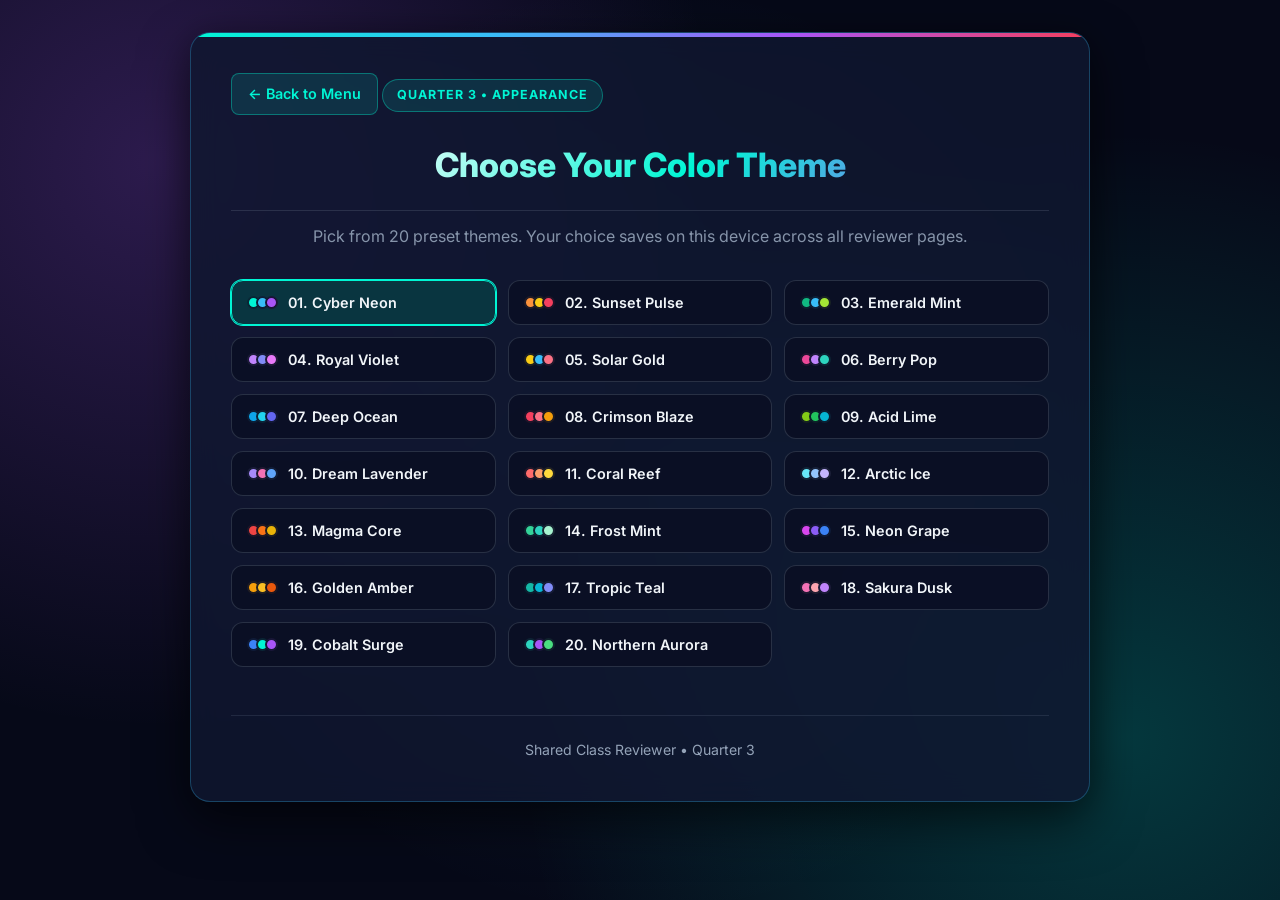
<file: theme.html>
<!DOCTYPE html>
<html lang="en">
<head>
    <meta charset="UTF-8">
    <meta name="viewport" content="width=device-width, initial-scale=1.0">
    <title>Color Themes - Quarter 3 Notes</title>
    <link rel="stylesheet" href="styles.css">
</head>
<body>

<div class="container">
    <a href="menu.html" class="btn-back">&larr; Back to Menu</a>

    <div class="badge">Quarter 3 &bull; Appearance</div>
    <h1>Choose Your Color Theme</h1>
    <p class="subtitle">Pick from 20 preset themes. Your choice saves on this device across all reviewer pages.</p>

    <div class="theme-page-grid">
        <button type="button" class="swatch-option" data-theme="cyber" aria-pressed="false">
            <span class="swatch-dots"><i style="background:#00f5d4"></i><i style="background:#38bdf8"></i><i style="background:#a855f7"></i></span>
            <span class="swatch-name">01. Cyber Neon</span>
        </button>

        <button type="button" class="swatch-option" data-theme="sunset" aria-pressed="false">
            <span class="swatch-dots"><i style="background:#fb923c"></i><i style="background:#facc15"></i><i style="background:#f43f5e"></i></span>
            <span class="swatch-name">02. Sunset Pulse</span>
        </button>

        <button type="button" class="swatch-option" data-theme="emerald" aria-pressed="false">
            <span class="swatch-dots"><i style="background:#10b981"></i><i style="background:#38bdf8"></i><i style="background:#a3e635"></i></span>
            <span class="swatch-name">03. Emerald Mint</span>
        </button>

        <button type="button" class="swatch-option" data-theme="royal" aria-pressed="false">
            <span class="swatch-dots"><i style="background:#c084fc"></i><i style="background:#818cf8"></i><i style="background:#e879f9"></i></span>
            <span class="swatch-name">04. Royal Violet</span>
        </button>

        <button type="button" class="swatch-option" data-theme="solar" aria-pressed="false">
            <span class="swatch-dots"><i style="background:#facc15"></i><i style="background:#38bdf8"></i><i style="background:#fb7185"></i></span>
            <span class="swatch-name">05. Solar Gold</span>
        </button>

        <button type="button" class="swatch-option" data-theme="berry" aria-pressed="false">
            <span class="swatch-dots"><i style="background:#ec4899"></i><i style="background:#c084fc"></i><i style="background:#2dd4bf"></i></span>
            <span class="swatch-name">06. Berry Pop</span>
        </button>

        <button type="button" class="swatch-option" data-theme="ocean" aria-pressed="false">
            <span class="swatch-dots"><i style="background:#0ea5e9"></i><i style="background:#22d3ee"></i><i style="background:#6366f1"></i></span>
            <span class="swatch-name">07. Deep Ocean</span>
        </button>

        <button type="button" class="swatch-option" data-theme="crimson" aria-pressed="false">
            <span class="swatch-dots"><i style="background:#f43f5e"></i><i style="background:#fb7185"></i><i style="background:#f59e0b"></i></span>
            <span class="swatch-name">08. Crimson Blaze</span>
        </button>

        <button type="button" class="swatch-option" data-theme="lime" aria-pressed="false">
            <span class="swatch-dots"><i style="background:#84cc16"></i><i style="background:#22c55e"></i><i style="background:#06b6d4"></i></span>
            <span class="swatch-name">09. Acid Lime</span>
        </button>

        <button type="button" class="swatch-option" data-theme="lavender" aria-pressed="false">
            <span class="swatch-dots"><i style="background:#a78bfa"></i><i style="background:#f472b6"></i><i style="background:#60a5fa"></i></span>
            <span class="swatch-name">10. Dream Lavender</span>
        </button>

        <button type="button" class="swatch-option" data-theme="coral" aria-pressed="false">
            <span class="swatch-dots"><i style="background:#ff6b6b"></i><i style="background:#ffa06b"></i><i style="background:#ffd93d"></i></span>
            <span class="swatch-name">11. Coral Reef</span>
        </button>

        <button type="button" class="swatch-option" data-theme="ice" aria-pressed="false">
            <span class="swatch-dots"><i style="background:#67e8f9"></i><i style="background:#93c5fd"></i><i style="background:#c4b5fd"></i></span>
            <span class="swatch-name">12. Arctic Ice</span>
        </button>

        <button type="button" class="swatch-option" data-theme="magma" aria-pressed="false">
            <span class="swatch-dots"><i style="background:#ef4444"></i><i style="background:#f97316"></i><i style="background:#eab308"></i></span>
            <span class="swatch-name">13. Magma Core</span>
        </button>

        <button type="button" class="swatch-option" data-theme="mint" aria-pressed="false">
            <span class="swatch-dots"><i style="background:#34d399"></i><i style="background:#2dd4bf"></i><i style="background:#a7f3d0"></i></span>
            <span class="swatch-name">14. Frost Mint</span>
        </button>

        <button type="button" class="swatch-option" data-theme="grape" aria-pressed="false">
            <span class="swatch-dots"><i style="background:#d946ef"></i><i style="background:#8b5cf6"></i><i style="background:#3b82f6"></i></span>
            <span class="swatch-name">15. Neon Grape</span>
        </button>

        <button type="button" class="swatch-option" data-theme="amber" aria-pressed="false">
            <span class="swatch-dots"><i style="background:#f59e0b"></i><i style="background:#fbbf24"></i><i style="background:#ea580c"></i></span>
            <span class="swatch-name">16. Golden Amber</span>
        </button>

        <button type="button" class="swatch-option" data-theme="teal" aria-pressed="false">
            <span class="swatch-dots"><i style="background:#14b8a6"></i><i style="background:#06b6d4"></i><i style="background:#818cf8"></i></span>
            <span class="swatch-name">17. Tropic Teal</span>
        </button>

        <button type="button" class="swatch-option" data-theme="sakura" aria-pressed="false">
            <span class="swatch-dots"><i style="background:#f472b6"></i><i style="background:#fda4af"></i><i style="background:#c084fc"></i></span>
            <span class="swatch-name">18. Sakura Dusk</span>
        </button>

        <button type="button" class="swatch-option" data-theme="cobalt" aria-pressed="false">
            <span class="swatch-dots"><i style="background:#3b82f6"></i><i style="background:#00f5d4"></i><i style="background:#a855f7"></i></span>
            <span class="swatch-name">19. Cobalt Surge</span>
        </button>

        <button type="button" class="swatch-option" data-theme="aurora" aria-pressed="false">
            <span class="swatch-dots"><i style="background:#2dd4bf"></i><i style="background:#a855f7"></i><i style="background:#4ade80"></i></span>
            <span class="swatch-name">20. Northern Aurora</span>
        </button>
    </div>

    <footer>
        Shared Class Reviewer &bull; Quarter 3
    </footer>
</div>

<script src="theme.js"></script>
</body>
</html>
</file>
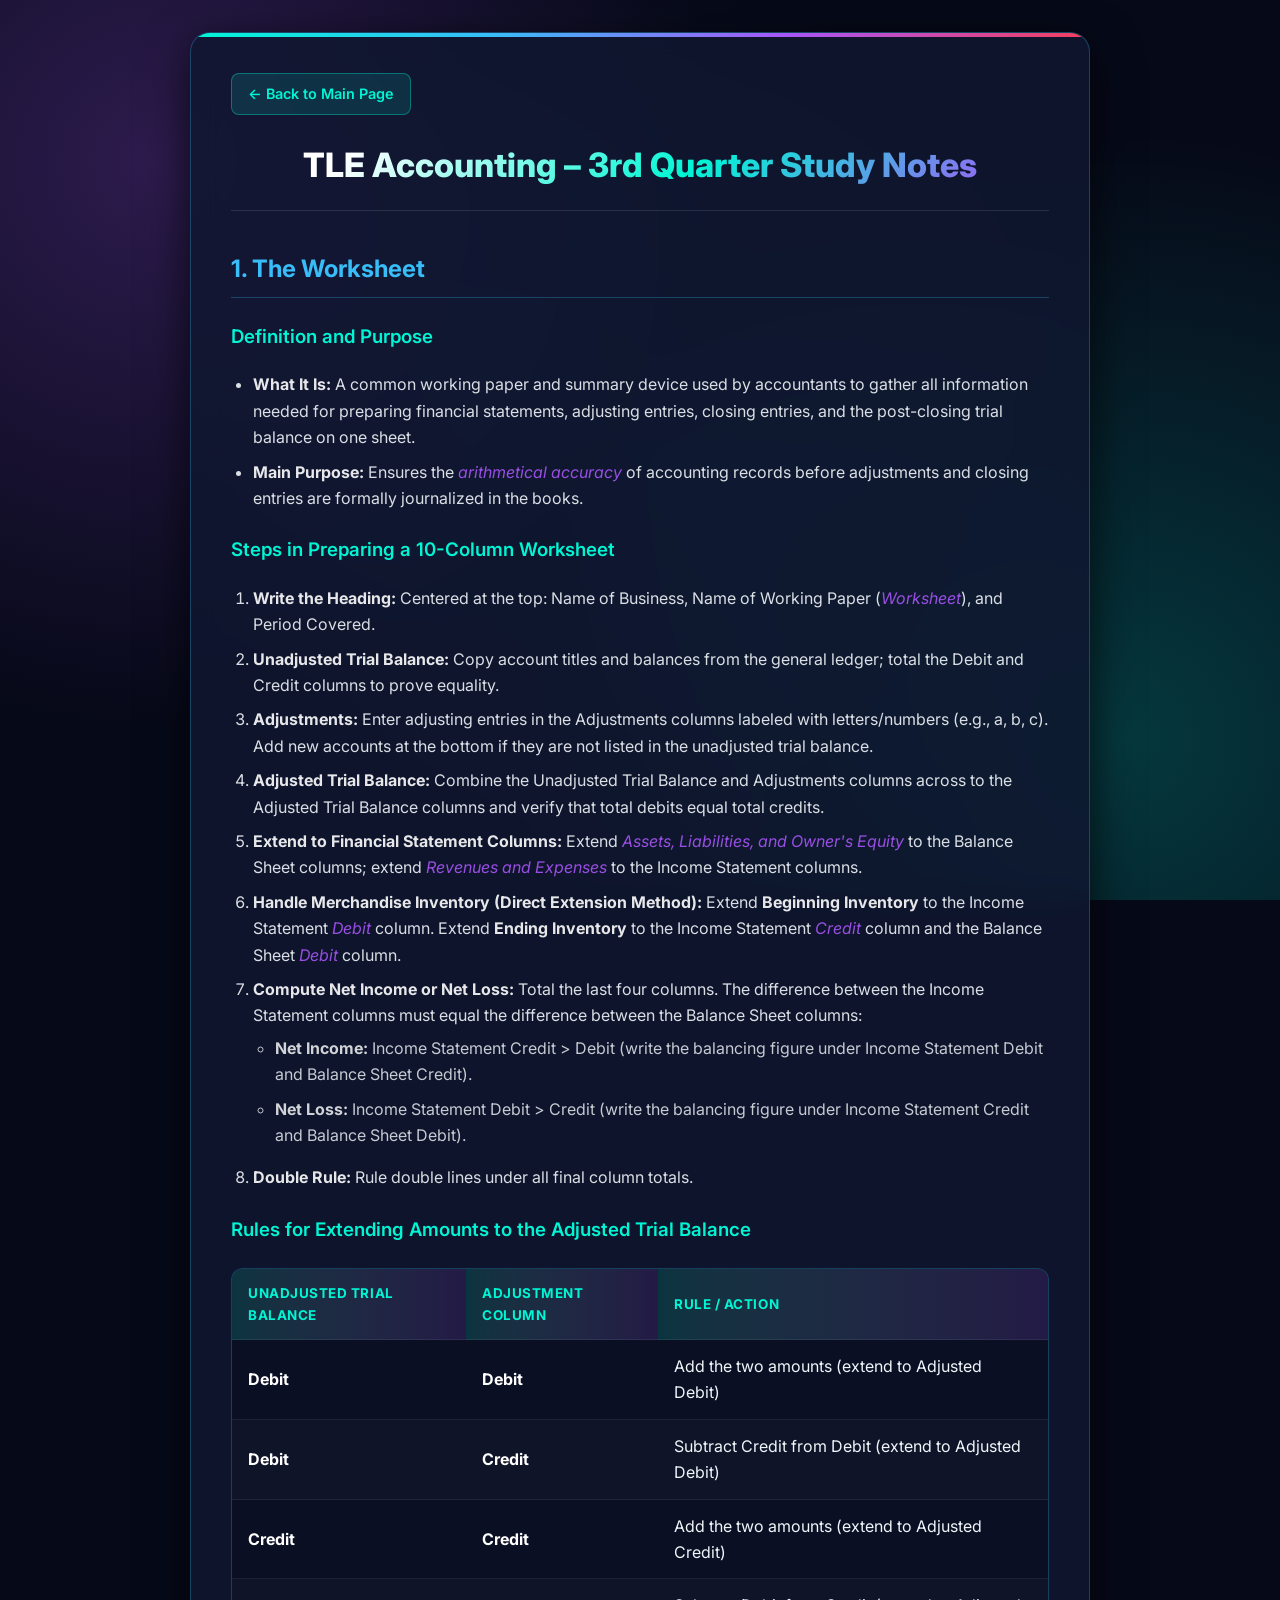
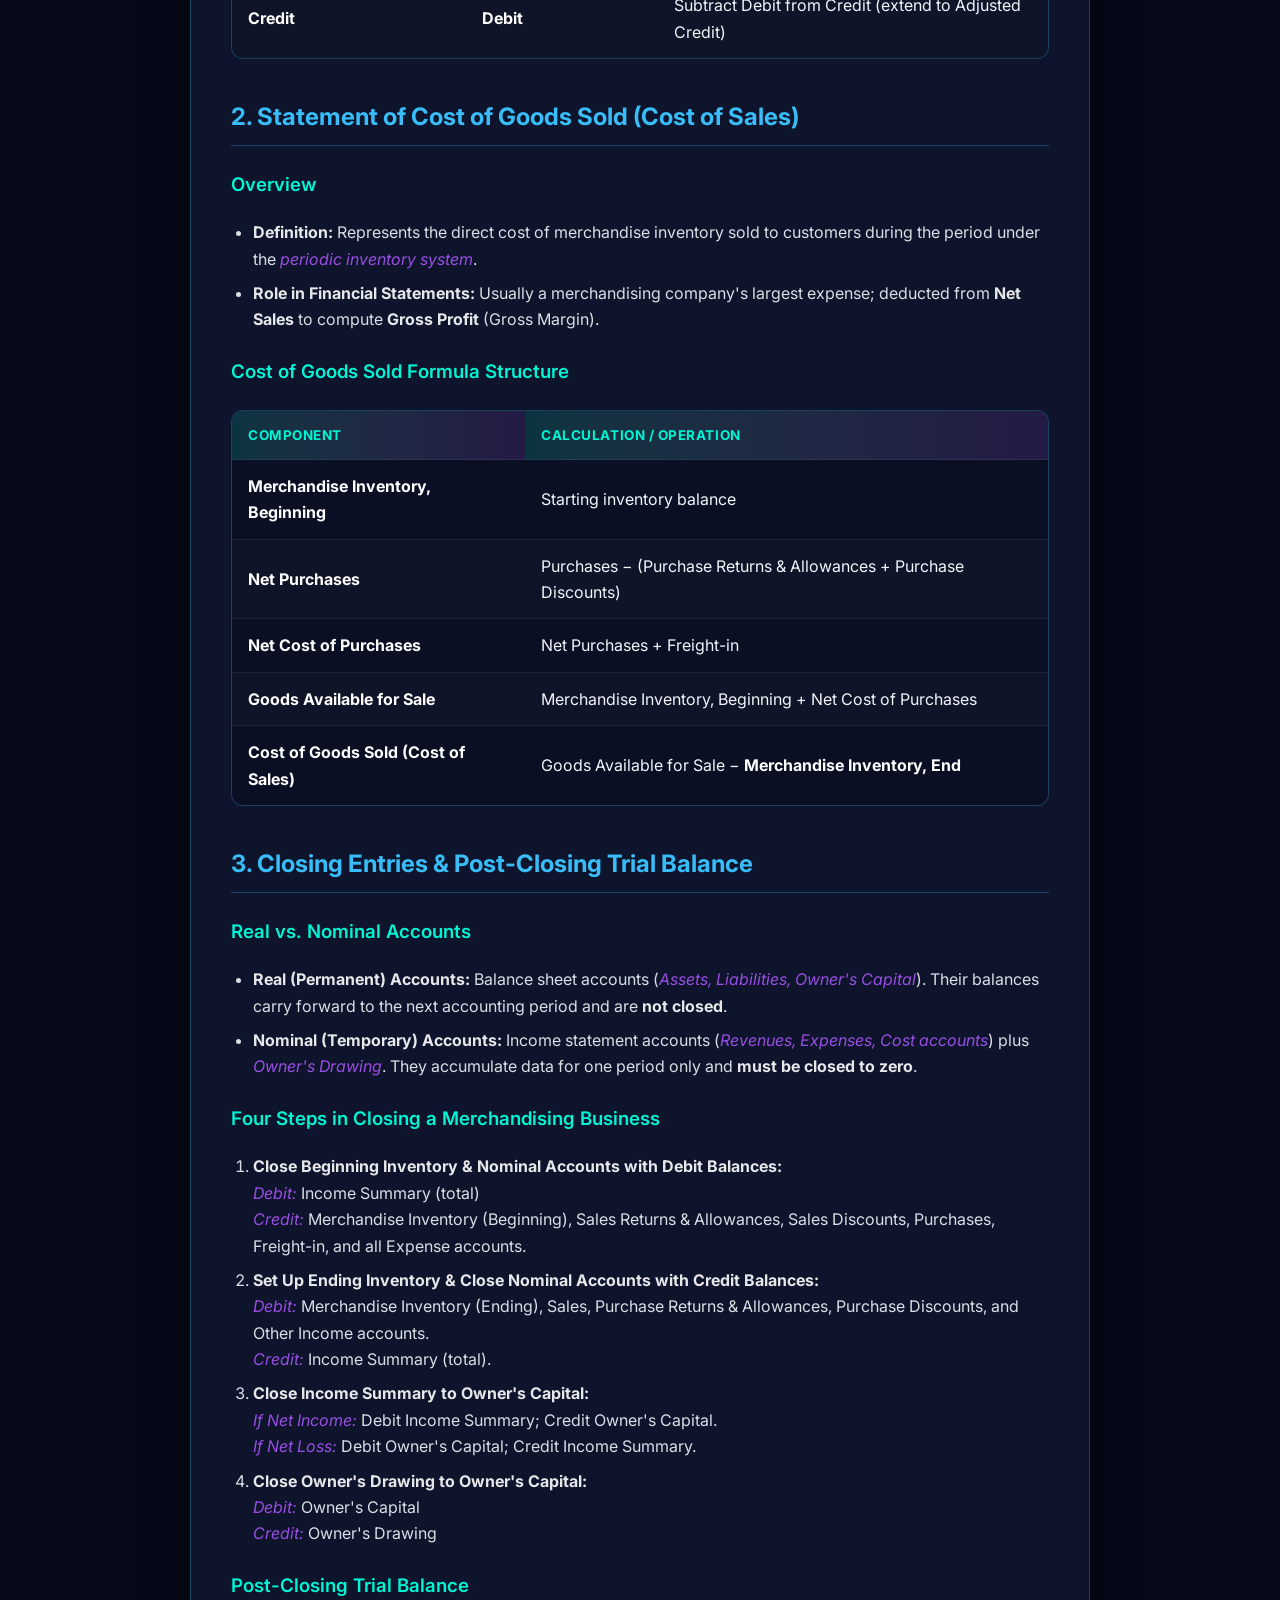
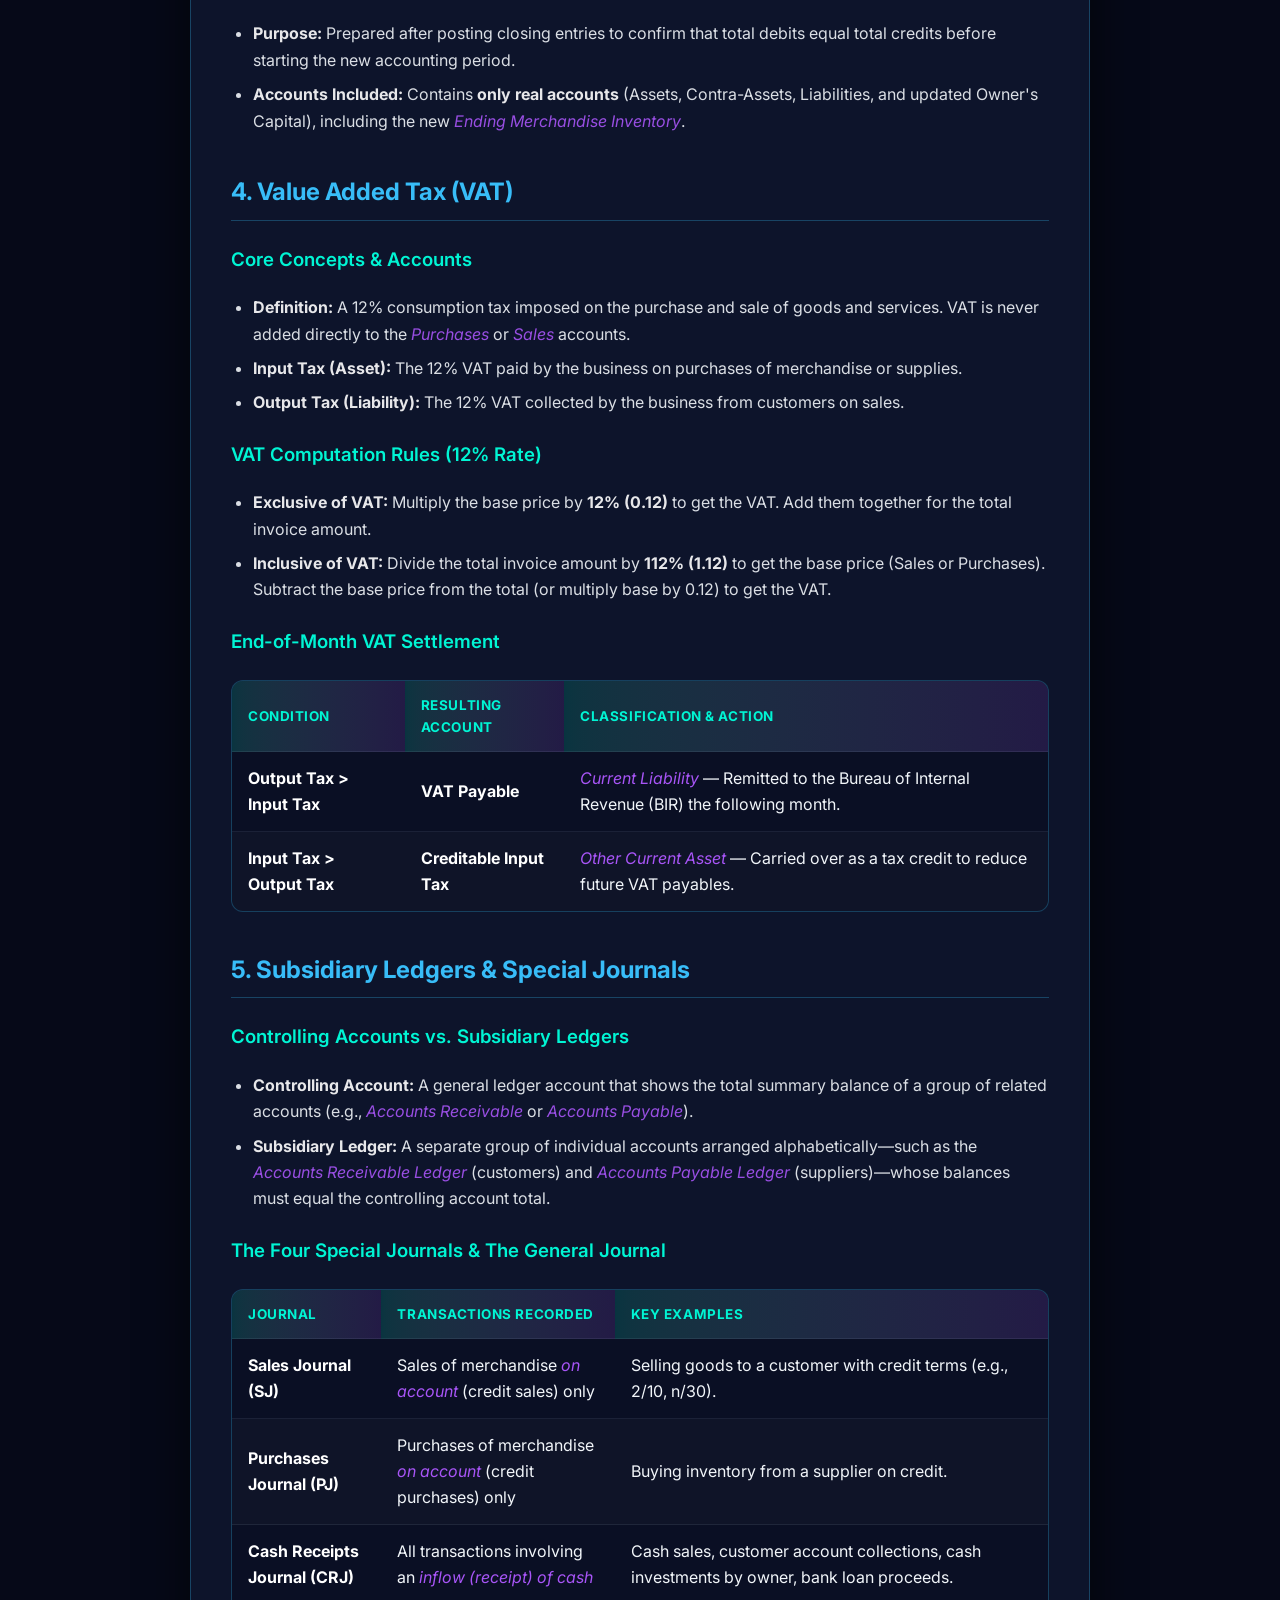
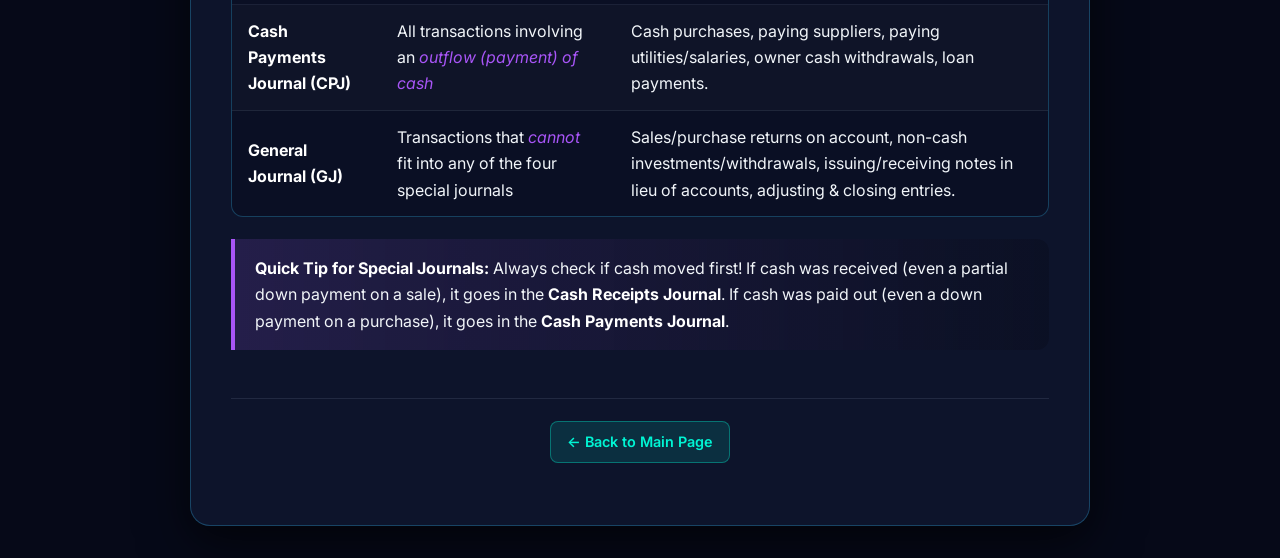
<file: tle.html>
<!DOCTYPE html>
<html lang="en">
<head>
    <meta charset="UTF-8">
    <meta name="viewport" content="width=device-width, initial-scale=1.0">
    <title>TLE Accounting - 3rd Quarter Study Notes</title>
    <link rel="stylesheet" href="styles.css">
</head>
<body>

<div class="container">
    <a href="menu.html" class="btn-back">&larr; Back to Main Page</a>

    <h1>TLE Accounting – 3rd Quarter Study Notes</h1>

    <!-- 1. THE WORKSHEET -->
    <h2>1. The Worksheet</h2>

    <h3>Definition and Purpose</h3>
    <ul>
        <li><strong>What It Is:</strong> A common working paper and summary device used by accountants to gather all information needed for preparing financial statements, adjusting entries, closing entries, and the post-closing trial balance on one sheet.</li>
        <li><strong>Main Purpose:</strong> Ensures the <em>arithmetical accuracy</em> of accounting records before adjustments and closing entries are formally journalized in the books.</li>
    </ul>

    <h3>Steps in Preparing a 10-Column Worksheet</h3>
    <ol>
        <li><strong>Write the Heading:</strong> Centered at the top: Name of Business, Name of Working Paper (<em>Worksheet</em>), and Period Covered.</li>
        <li><strong>Unadjusted Trial Balance:</strong> Copy account titles and balances from the general ledger; total the Debit and Credit columns to prove equality.</li>
        <li><strong>Adjustments:</strong> Enter adjusting entries in the Adjustments columns labeled with letters/numbers (e.g., a, b, c). Add new accounts at the bottom if they are not listed in the unadjusted trial balance.</li>
        <li><strong>Adjusted Trial Balance:</strong> Combine the Unadjusted Trial Balance and Adjustments columns across to the Adjusted Trial Balance columns and verify that total debits equal total credits.</li>
        <li><strong>Extend to Financial Statement Columns:</strong> Extend <em>Assets, Liabilities, and Owner's Equity</em> to the Balance Sheet columns; extend <em>Revenues and Expenses</em> to the Income Statement columns.</li>
        <li><strong>Handle Merchandise Inventory (Direct Extension Method):</strong> Extend <strong>Beginning Inventory</strong> to the Income Statement <em>Debit</em> column. Extend <strong>Ending Inventory</strong> to the Income Statement <em>Credit</em> column and the Balance Sheet <em>Debit</em> column.</li>
        <li><strong>Compute Net Income or Net Loss:</strong> Total the last four columns. The difference between the Income Statement columns must equal the difference between the Balance Sheet columns:
            <ul>
                <li><strong>Net Income:</strong> Income Statement Credit &gt; Debit (write the balancing figure under Income Statement Debit and Balance Sheet Credit).</li>
                <li><strong>Net Loss:</strong> Income Statement Debit &gt; Credit (write the balancing figure under Income Statement Credit and Balance Sheet Debit).</li>
            </ul>
        </li>
        <li><strong>Double Rule:</strong> Rule double lines under all final column totals.</li>
    </ol>

    <h3>Rules for Extending Amounts to the Adjusted Trial Balance</h3>
    <table>
        <thead>
            <tr>
                <th>Unadjusted Trial Balance</th>
                <th>Adjustment Column</th>
                <th>Rule / Action</th>
            </tr>
        </thead>
        <tbody>
            <tr>
                <td><strong>Debit</strong></td>
                <td><strong>Debit</strong></td>
                <td>Add the two amounts (extend to Adjusted Debit)</td>
            </tr>
            <tr>
                <td><strong>Debit</strong></td>
                <td><strong>Credit</strong></td>
                <td>Subtract Credit from Debit (extend to Adjusted Debit)</td>
            </tr>
            <tr>
                <td><strong>Credit</strong></td>
                <td><strong>Credit</strong></td>
                <td>Add the two amounts (extend to Adjusted Credit)</td>
            </tr>
            <tr>
                <td><strong>Credit</strong></td>
                <td><strong>Debit</strong></td>
                <td>Subtract Debit from Credit (extend to Adjusted Credit)</td>
            </tr>
        </tbody>
    </table>

    <!-- 2. COST OF GOODS SOLD -->
    <h2>2. Statement of Cost of Goods Sold (Cost of Sales)</h2>

    <h3>Overview</h3>
    <ul>
        <li><strong>Definition:</strong> Represents the direct cost of merchandise inventory sold to customers during the period under the <em>periodic inventory system</em>.</li>
        <li><strong>Role in Financial Statements:</strong> Usually a merchandising company's largest expense; deducted from <strong>Net Sales</strong> to compute <strong>Gross Profit</strong> (Gross Margin).</li>
    </ul>

    <h3>Cost of Goods Sold Formula Structure</h3>
    <table>
        <thead>
            <tr>
                <th>Component</th>
                <th>Calculation / Operation</th>
            </tr>
        </thead>
        <tbody>
            <tr>
                <td><strong>Merchandise Inventory, Beginning</strong></td>
                <td>Starting inventory balance</td>
            </tr>
            <tr>
                <td><strong>Net Purchases</strong></td>
                <td>Purchases &minus; (Purchase Returns &amp; Allowances + Purchase Discounts)</td>
            </tr>
            <tr>
                <td><strong>Net Cost of Purchases</strong></td>
                <td>Net Purchases + Freight-in</td>
            </tr>
            <tr>
                <td><strong>Goods Available for Sale</strong></td>
                <td>Merchandise Inventory, Beginning + Net Cost of Purchases</td>
            </tr>
            <tr>
                <td><strong>Cost of Goods Sold (Cost of Sales)</strong></td>
                <td>Goods Available for Sale &minus; <strong>Merchandise Inventory, End</strong></td>
            </tr>
        </tbody>
    </table>

    <!-- 3. CLOSING ENTRIES & POST-CLOSING TRIAL BALANCE -->
    <h2>3. Closing Entries &amp; Post-Closing Trial Balance</h2>

    <h3>Real vs. Nominal Accounts</h3>
    <ul>
        <li><strong>Real (Permanent) Accounts:</strong> Balance sheet accounts (<em>Assets, Liabilities, Owner's Capital</em>). Their balances carry forward to the next accounting period and are <strong>not closed</strong>.</li>
        <li><strong>Nominal (Temporary) Accounts:</strong> Income statement accounts (<em>Revenues, Expenses, Cost accounts</em>) plus <em>Owner's Drawing</em>. They accumulate data for one period only and <strong>must be closed to zero</strong>.</li>
    </ul>

    <h3>Four Steps in Closing a Merchandising Business</h3>
    <ol>
        <li><strong>Close Beginning Inventory &amp; Nominal Accounts with Debit Balances:</strong>
            <br><em>Debit:</em> Income Summary (total)
            <br><em>Credit:</em> Merchandise Inventory (Beginning), Sales Returns &amp; Allowances, Sales Discounts, Purchases, Freight-in, and all Expense accounts.
        </li>
        <li><strong>Set Up Ending Inventory &amp; Close Nominal Accounts with Credit Balances:</strong>
            <br><em>Debit:</em> Merchandise Inventory (Ending), Sales, Purchase Returns &amp; Allowances, Purchase Discounts, and Other Income accounts.
            <br><em>Credit:</em> Income Summary (total).
        </li>
        <li><strong>Close Income Summary to Owner's Capital:</strong>
            <br><em>If Net Income:</em> Debit Income Summary; Credit Owner's Capital.
            <br><em>If Net Loss:</em> Debit Owner's Capital; Credit Income Summary.
        </li>
        <li><strong>Close Owner's Drawing to Owner's Capital:</strong>
            <br><em>Debit:</em> Owner's Capital
            <br><em>Credit:</em> Owner's Drawing
        </li>
    </ol>

    <h3>Post-Closing Trial Balance</h3>
    <ul>
        <li><strong>Purpose:</strong> Prepared after posting closing entries to confirm that total debits equal total credits before starting the new accounting period.</li>
        <li><strong>Accounts Included:</strong> Contains <strong>only real accounts</strong> (Assets, Contra-Assets, Liabilities, and updated Owner's Capital), including the new <em>Ending Merchandise Inventory</em>.</li>
    </ul>

    <!-- 4. VALUE ADDED TAX (VAT) -->
    <h2>4. Value Added Tax (VAT)</h2>

    <h3>Core Concepts &amp; Accounts</h3>
    <ul>
        <li><strong>Definition:</strong> A 12% consumption tax imposed on the purchase and sale of goods and services. VAT is never added directly to the <em>Purchases</em> or <em>Sales</em> accounts.</li>
        <li><strong>Input Tax (Asset):</strong> The 12% VAT paid by the business on purchases of merchandise or supplies.</li>
        <li><strong>Output Tax (Liability):</strong> The 12% VAT collected by the business from customers on sales.</li>
    </ul>

    <h3>VAT Computation Rules (12% Rate)</h3>
    <ul>
        <li><strong>Exclusive of VAT:</strong> Multiply the base price by <strong>12% (0.12)</strong> to get the VAT. Add them together for the total invoice amount.</li>
        <li><strong>Inclusive of VAT:</strong> Divide the total invoice amount by <strong>112% (1.12)</strong> to get the base price (Sales or Purchases). Subtract the base price from the total (or multiply base by 0.12) to get the VAT.</li>
    </ul>

    <h3>End-of-Month VAT Settlement</h3>
    <table>
        <thead>
            <tr>
                <th>Condition</th>
                <th>Resulting Account</th>
                <th>Classification &amp; Action</th>
            </tr>
        </thead>
        <tbody>
            <tr>
                <td><strong>Output Tax &gt; Input Tax</strong></td>
                <td><strong>VAT Payable</strong></td>
                <td><em>Current Liability</em> — Remitted to the Bureau of Internal Revenue (BIR) the following month.</td>
            </tr>
            <tr>
                <td><strong>Input Tax &gt; Output Tax</strong></td>
                <td><strong>Creditable Input Tax</strong></td>
                <td><em>Other Current Asset</em> — Carried over as a tax credit to reduce future VAT payables.</td>
            </tr>
        </tbody>
    </table>

    <!-- 5. SUBSIDIARY LEDGERS AND SPECIAL JOURNALS -->
    <h2>5. Subsidiary Ledgers &amp; Special Journals</h2>

    <h3>Controlling Accounts vs. Subsidiary Ledgers</h3>
    <ul>
        <li><strong>Controlling Account:</strong> A general ledger account that shows the total summary balance of a group of related accounts (e.g., <em>Accounts Receivable</em> or <em>Accounts Payable</em>).</li>
        <li><strong>Subsidiary Ledger:</strong> A separate group of individual accounts arranged alphabetically—such as the <em>Accounts Receivable Ledger</em> (customers) and <em>Accounts Payable Ledger</em> (suppliers)—whose balances must equal the controlling account total.</li>
    </ul>

    <h3>The Four Special Journals &amp; The General Journal</h3>
    <table>
        <thead>
            <tr>
                <th>Journal</th>
                <th>Transactions Recorded</th>
                <th>Key Examples</th>
            </tr>
        </thead>
        <tbody>
            <tr>
                <td><strong>Sales Journal (SJ)</strong></td>
                <td>Sales of merchandise <em>on account</em> (credit sales) only</td>
                <td>Selling goods to a customer with credit terms (e.g., 2/10, n/30).</td>
            </tr>
            <tr>
                <td><strong>Purchases Journal (PJ)</strong></td>
                <td>Purchases of merchandise <em>on account</em> (credit purchases) only</td>
                <td>Buying inventory from a supplier on credit.</td>
            </tr>
            <tr>
                <td><strong>Cash Receipts Journal (CRJ)</strong></td>
                <td>All transactions involving an <em>inflow (receipt) of cash</em></td>
                <td>Cash sales, customer account collections, cash investments by owner, bank loan proceeds.</td>
            </tr>
            <tr>
                <td><strong>Cash Payments Journal (CPJ)</strong></td>
                <td>All transactions involving an <em>outflow (payment) of cash</em></td>
                <td>Cash purchases, paying suppliers, paying utilities/salaries, owner cash withdrawals, loan payments.</td>
            </tr>
            <tr>
                <td><strong>General Journal (GJ)</strong></td>
                <td>Transactions that <em>cannot</em> fit into any of the four special journals</td>
                <td>Sales/purchase returns on account, non-cash investments/withdrawals, issuing/receiving notes in lieu of accounts, adjusting &amp; closing entries.</td>
            </tr>
        </tbody>
    </table>

    <blockquote>
        <strong>Quick Tip for Special Journals:</strong> Always check if cash moved first! If cash was received (even a partial down payment on a sale), it goes in the <strong>Cash Receipts Journal</strong>. If cash was paid out (even a down payment on a purchase), it goes in the <strong>Cash Payments Journal</strong>.
    </blockquote>

    <footer>
        <a href="menu.html" class="btn-back">&larr; Back to Main Page</a>
    </footer>
</div>

<script src="theme.js"></script>
</body>
</html>
</file>
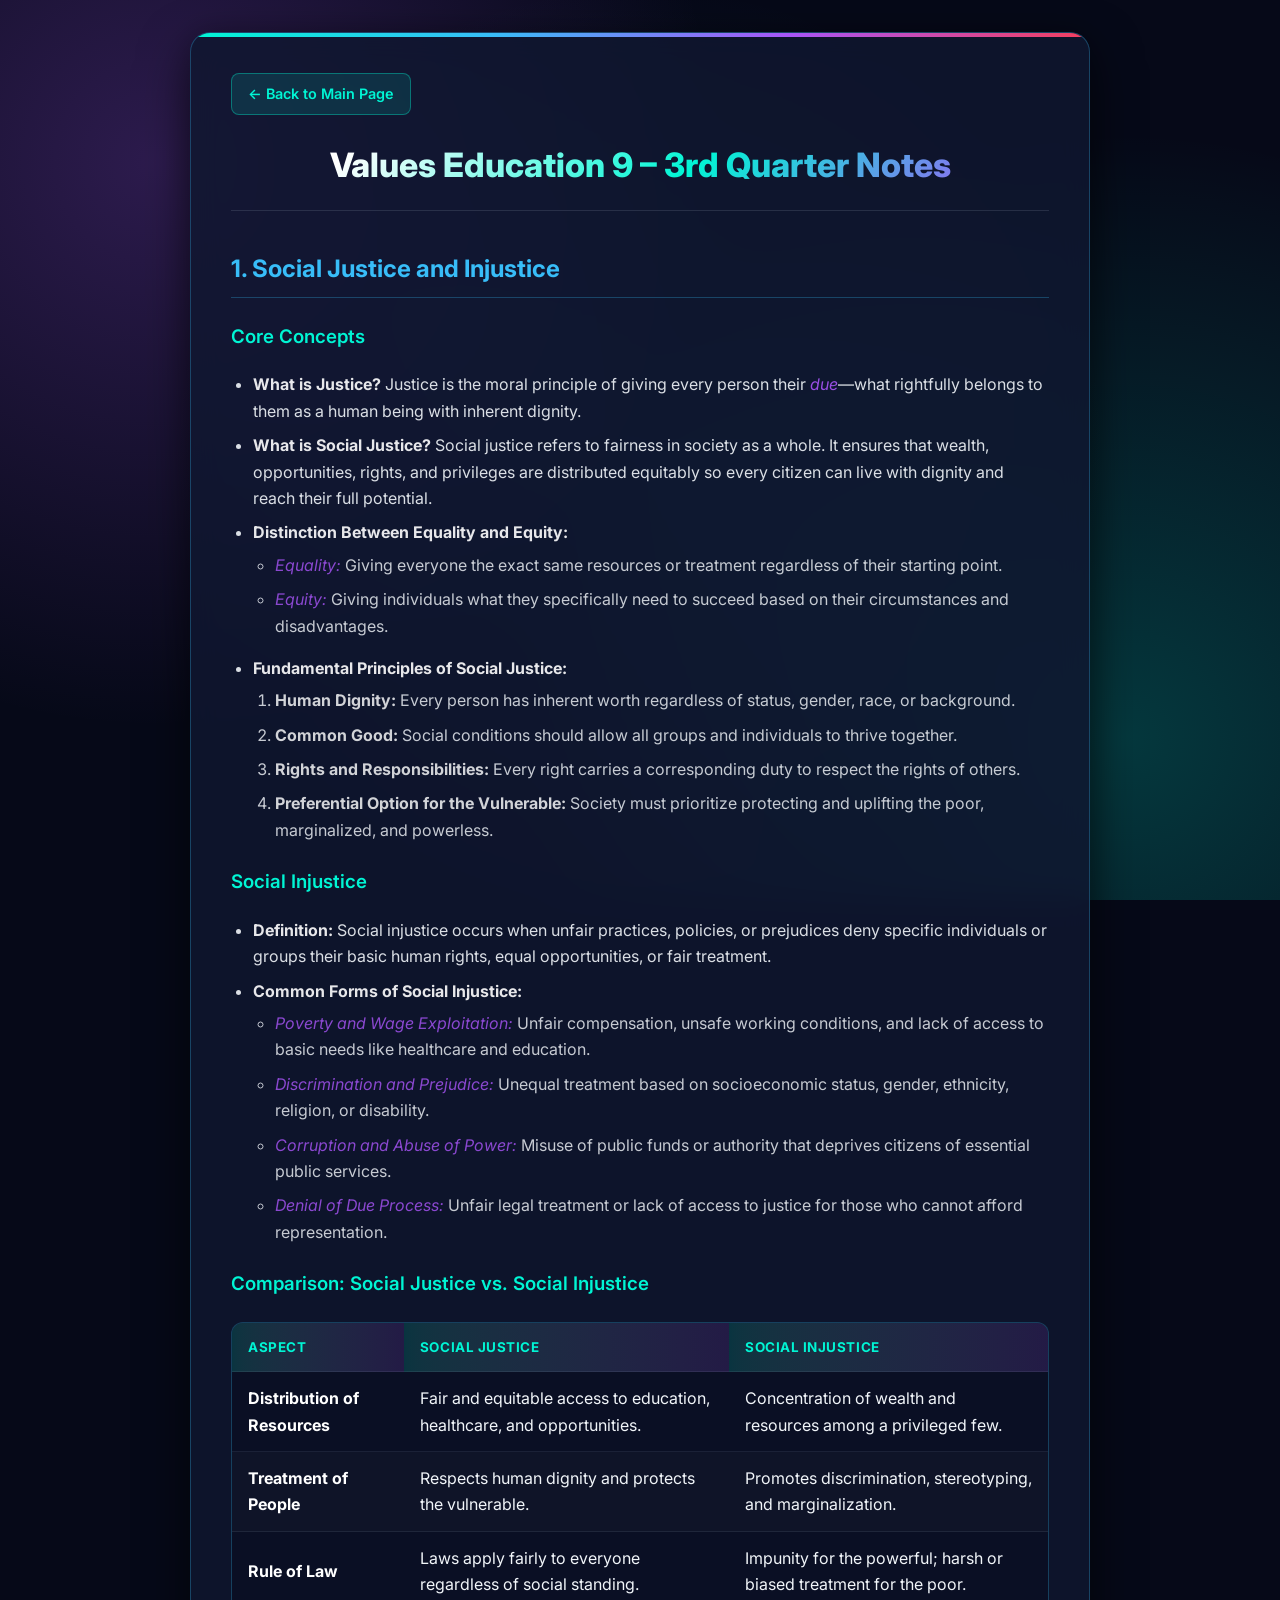
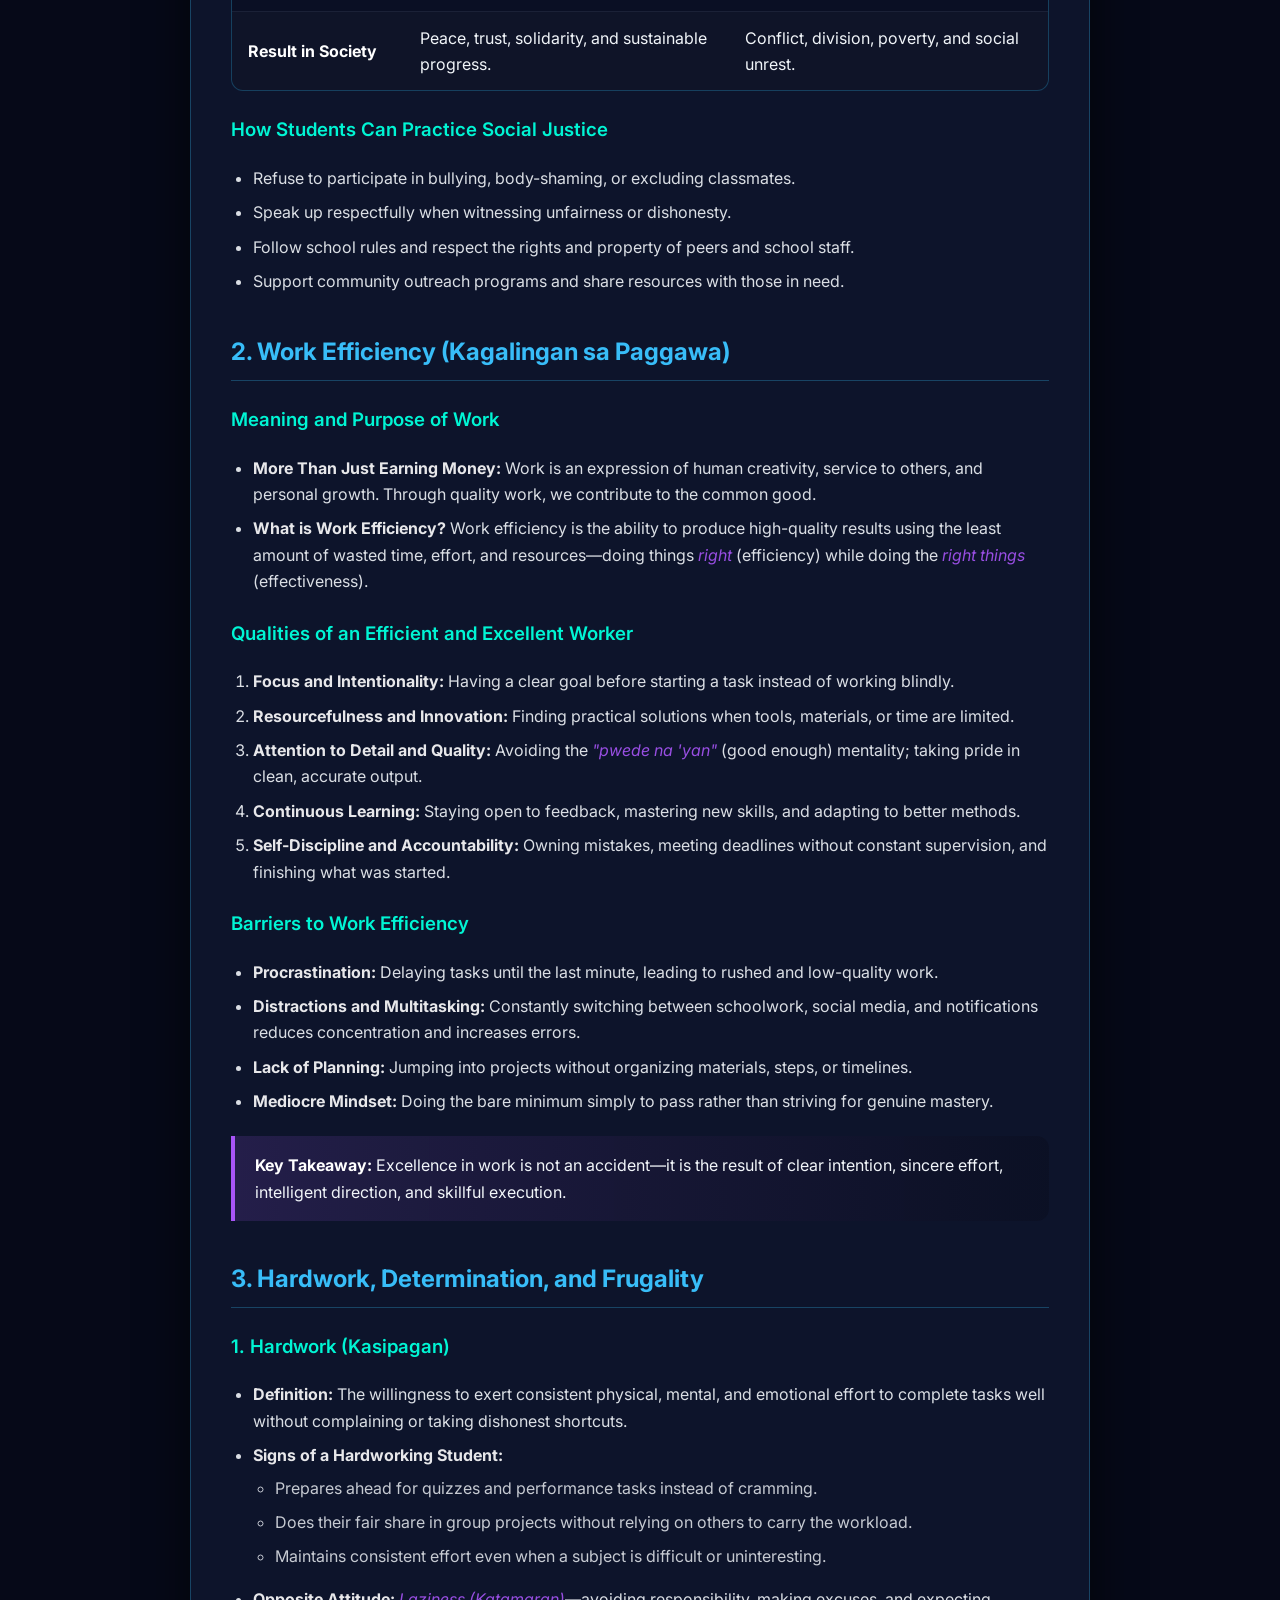
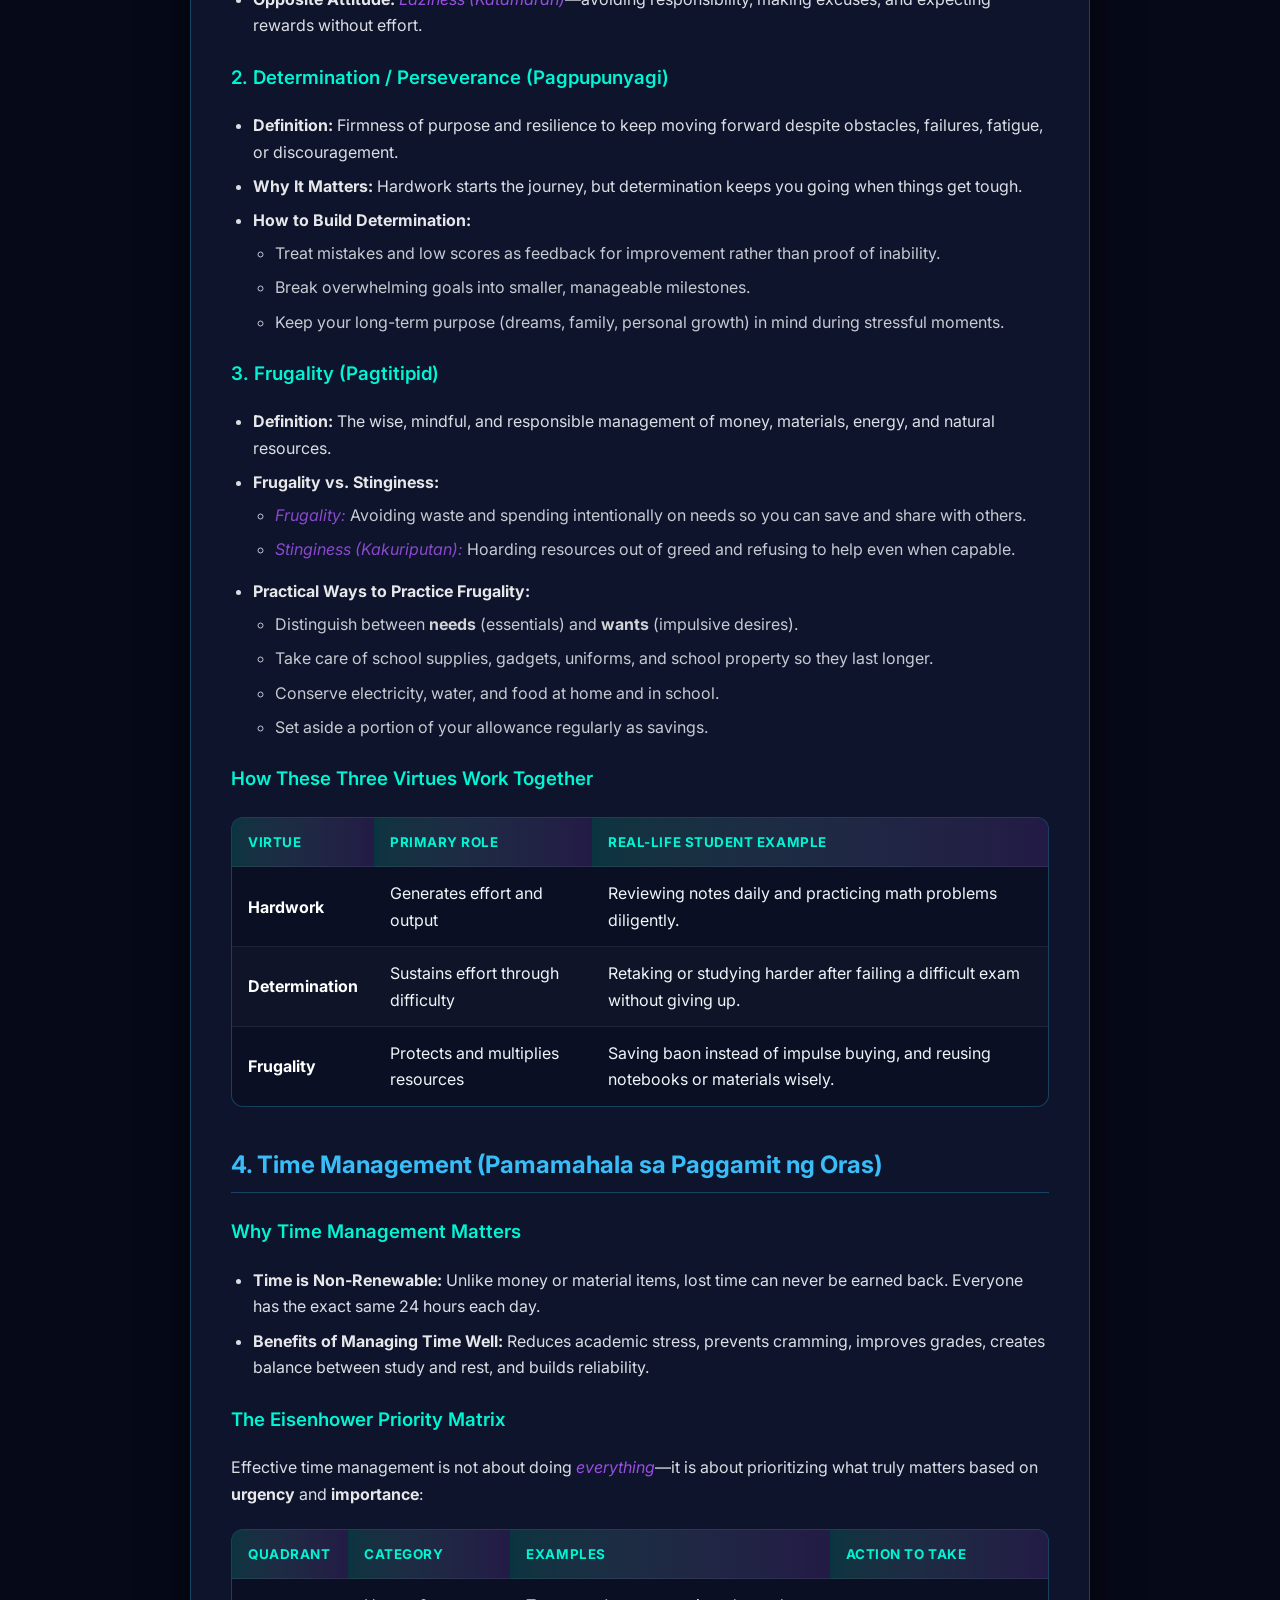
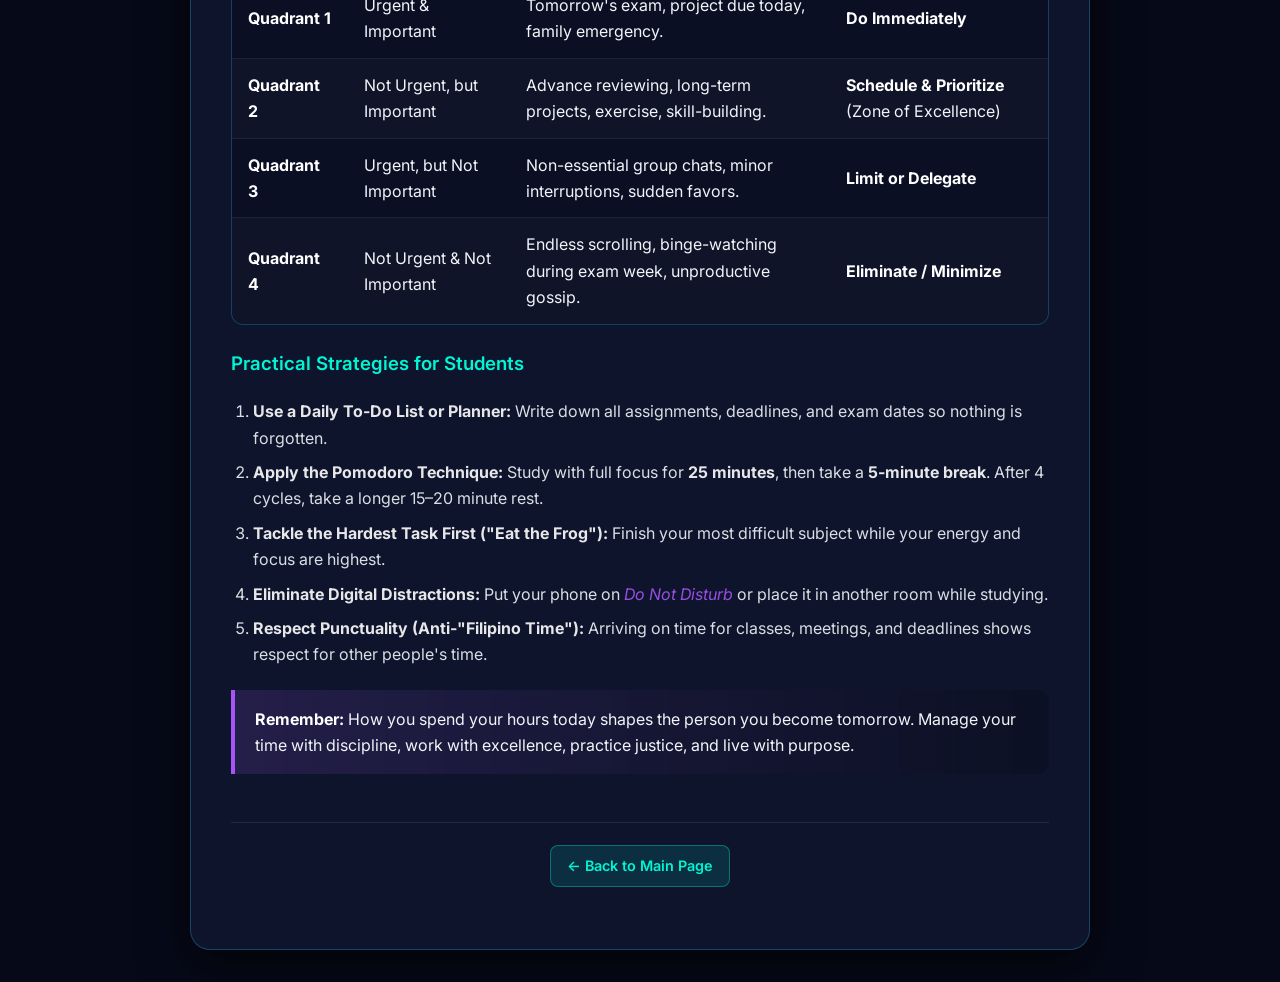
<file: values.html>
<!DOCTYPE html>
<html lang="en">
<head>
    <meta charset="UTF-8">
    <meta name="viewport" content="width=device-width, initial-scale=1.0">
    <title>Values Education 9 – 3rd Quarter Reviewer</title>
    <link rel="stylesheet" href="styles.css">
</head>
<body>

<div class="container">
    <a href="menu.html" class="btn-back">&larr; Back to Main Page</a>

    <h1>Values Education 9 – 3rd Quarter Notes</h1>

    <!-- LESSON 1: SOCIAL JUSTICE AND INJUSTICE -->
    <h2>1. Social Justice and Injustice</h2>

    <h3>Core Concepts</h3>
    <ul>
        <li><strong>What is Justice?</strong> Justice is the moral principle of giving every person their <em>due</em>—what rightfully belongs to them as a human being with inherent dignity.</li>
        <li><strong>What is Social Justice?</strong> Social justice refers to fairness in society as a whole. It ensures that wealth, opportunities, rights, and privileges are distributed equitably so every citizen can live with dignity and reach their full potential.</li>
        <li><strong>Distinction Between Equality and Equity:</strong>
            <ul>
                <li><em>Equality:</em> Giving everyone the exact same resources or treatment regardless of their starting point.</li>
                <li><em>Equity:</em> Giving individuals what they specifically need to succeed based on their circumstances and disadvantages.</li>
            </ul>
        </li>
        <li><strong>Fundamental Principles of Social Justice:</strong>
            <ol>
                <li><strong>Human Dignity:</strong> Every person has inherent worth regardless of status, gender, race, or background.</li>
                <li><strong>Common Good:</strong> Social conditions should allow all groups and individuals to thrive together.</li>
                <li><strong>Rights and Responsibilities:</strong> Every right carries a corresponding duty to respect the rights of others.</li>
                <li><strong>Preferential Option for the Vulnerable:</strong> Society must prioritize protecting and uplifting the poor, marginalized, and powerless.</li>
            </ol>
        </li>
    </ul>

    <h3>Social Injustice</h3>
    <ul>
        <li><strong>Definition:</strong> Social injustice occurs when unfair practices, policies, or prejudices deny specific individuals or groups their basic human rights, equal opportunities, or fair treatment.</li>
        <li><strong>Common Forms of Social Injustice:</strong>
            <ul>
                <li><em>Poverty and Wage Exploitation:</em> Unfair compensation, unsafe working conditions, and lack of access to basic needs like healthcare and education.</li>
                <li><em>Discrimination and Prejudice:</em> Unequal treatment based on socioeconomic status, gender, ethnicity, religion, or disability.</li>
                <li><em>Corruption and Abuse of Power:</em> Misuse of public funds or authority that deprives citizens of essential public services.</li>
                <li><em>Denial of Due Process:</em> Unfair legal treatment or lack of access to justice for those who cannot afford representation.</li>
            </ul>
        </li>
    </ul>

    <h3>Comparison: Social Justice vs. Social Injustice</h3>
    <table>
        <thead>
            <tr>
                <th>Aspect</th>
                <th>Social Justice</th>
                <th>Social Injustice</th>
            </tr>
        </thead>
        <tbody>
            <tr>
                <td><strong>Distribution of Resources</strong></td>
                <td>Fair and equitable access to education, healthcare, and opportunities.</td>
                <td>Concentration of wealth and resources among a privileged few.</td>
            </tr>
            <tr>
                <td><strong>Treatment of People</strong></td>
                <td>Respects human dignity and protects the vulnerable.</td>
                <td>Promotes discrimination, stereotyping, and marginalization.</td>
            </tr>
            <tr>
                <td><strong>Rule of Law</strong></td>
                <td>Laws apply fairly to everyone regardless of social standing.</td>
                <td>Impunity for the powerful; harsh or biased treatment for the poor.</td>
            </tr>
            <tr>
                <td><strong>Result in Society</strong></td>
                <td>Peace, trust, solidarity, and sustainable progress.</td>
                <td>Conflict, division, poverty, and social unrest.</td>
            </tr>
        </tbody>
    </table>

    <h3>How Students Can Practice Social Justice</h3>
    <ul>
        <li>Refuse to participate in bullying, body-shaming, or excluding classmates.</li>
        <li>Speak up respectfully when witnessing unfairness or dishonesty.</li>
        <li>Follow school rules and respect the rights and property of peers and school staff.</li>
        <li>Support community outreach programs and share resources with those in need.</li>
    </ul>

    <!-- LESSON 2: WORK EFFICIENCY -->
    <h2>2. Work Efficiency (Kagalingan sa Paggawa)</h2>

    <h3>Meaning and Purpose of Work</h3>
    <ul>
        <li><strong>More Than Just Earning Money:</strong> Work is an expression of human creativity, service to others, and personal growth. Through quality work, we contribute to the common good.</li>
        <li><strong>What is Work Efficiency?</strong> Work efficiency is the ability to produce high-quality results using the least amount of wasted time, effort, and resources—doing things <em>right</em> (efficiency) while doing the <em>right things</em> (effectiveness).</li>
    </ul>

    <h3>Qualities of an Efficient and Excellent Worker</h3>
    <ol>
        <li><strong>Focus and Intentionality:</strong> Having a clear goal before starting a task instead of working blindly.</li>
        <li><strong>Resourcefulness and Innovation:</strong> Finding practical solutions when tools, materials, or time are limited.</li>
        <li><strong>Attention to Detail and Quality:</strong> Avoiding the <em>"pwede na 'yan"</em> (good enough) mentality; taking pride in clean, accurate output.</li>
        <li><strong>Continuous Learning:</strong> Staying open to feedback, mastering new skills, and adapting to better methods.</li>
        <li><strong>Self-Discipline and Accountability:</strong> Owning mistakes, meeting deadlines without constant supervision, and finishing what was started.</li>
    </ol>

    <h3>Barriers to Work Efficiency</h3>
    <ul>
        <li><strong>Procrastination:</strong> Delaying tasks until the last minute, leading to rushed and low-quality work.</li>
        <li><strong>Distractions and Multitasking:</strong> Constantly switching between schoolwork, social media, and notifications reduces concentration and increases errors.</li>
        <li><strong>Lack of Planning:</strong> Jumping into projects without organizing materials, steps, or timelines.</li>
        <li><strong>Mediocre Mindset:</strong> Doing the bare minimum simply to pass rather than striving for genuine mastery.</li>
    </ul>

    <blockquote>
        <strong>Key Takeaway:</strong> Excellence in work is not an accident—it is the result of clear intention, sincere effort, intelligent direction, and skillful execution.
    </blockquote>

    <!-- LESSON 3: HARDWORK, DETERMINATION, AND FRUGALITY -->
    <h2>3. Hardwork, Determination, and Frugality</h2>

    <h3>1. Hardwork (Kasipagan)</h3>
    <ul>
        <li><strong>Definition:</strong> The willingness to exert consistent physical, mental, and emotional effort to complete tasks well without complaining or taking dishonest shortcuts.</li>
        <li><strong>Signs of a Hardworking Student:</strong>
            <ul>
                <li>Prepares ahead for quizzes and performance tasks instead of cramming.</li>
                <li>Does their fair share in group projects without relying on others to carry the workload.</li>
                <li>Maintains consistent effort even when a subject is difficult or uninteresting.</li>
            </ul>
        </li>
        <li><strong>Opposite Attitude:</strong> <em>Laziness (Katamaran)</em>—avoiding responsibility, making excuses, and expecting rewards without effort.</li>
    </ul>

    <h3>2. Determination / Perseverance (Pagpupunyagi)</h3>
    <ul>
        <li><strong>Definition:</strong> Firmness of purpose and resilience to keep moving forward despite obstacles, failures, fatigue, or discouragement.</li>
        <li><strong>Why It Matters:</strong> Hardwork starts the journey, but determination keeps you going when things get tough.</li>
        <li><strong>How to Build Determination:</strong>
            <ul>
                <li>Treat mistakes and low scores as feedback for improvement rather than proof of inability.</li>
                <li>Break overwhelming goals into smaller, manageable milestones.</li>
                <li>Keep your long-term purpose (dreams, family, personal growth) in mind during stressful moments.</li>
            </ul>
        </li>
    </ul>

    <h3>3. Frugality (Pagtitipid)</h3>
    <ul>
        <li><strong>Definition:</strong> The wise, mindful, and responsible management of money, materials, energy, and natural resources.</li>
        <li><strong>Frugality vs. Stinginess:</strong>
            <ul>
                <li><em>Frugality:</em> Avoiding waste and spending intentionally on needs so you can save and share with others.</li>
                <li><em>Stinginess (Kakuriputan):</em> Hoarding resources out of greed and refusing to help even when capable.</li>
            </ul>
        </li>
        <li><strong>Practical Ways to Practice Frugality:</strong>
            <ul>
                <li>Distinguish between <strong>needs</strong> (essentials) and <strong>wants</strong> (impulsive desires).</li>
                <li>Take care of school supplies, gadgets, uniforms, and school property so they last longer.</li>
                <li>Conserve electricity, water, and food at home and in school.</li>
                <li>Set aside a portion of your allowance regularly as savings.</li>
            </ul>
        </li>
    </ul>

    <h3>How These Three Virtues Work Together</h3>
    <table>
        <thead>
            <tr>
                <th>Virtue</th>
                <th>Primary Role</th>
                <th>Real-Life Student Example</th>
            </tr>
        </thead>
        <tbody>
            <tr>
                <td><strong>Hardwork</strong></td>
                <td>Generates effort and output</td>
                <td>Reviewing notes daily and practicing math problems diligently.</td>
            </tr>
            <tr>
                <td><strong>Determination</strong></td>
                <td>Sustains effort through difficulty</td>
                <td>Retaking or studying harder after failing a difficult exam without giving up.</td>
            </tr>
            <tr>
                <td><strong>Frugality</strong></td>
                <td>Protects and multiplies resources</td>
                <td>Saving baon instead of impulse buying, and reusing notebooks or materials wisely.</td>
            </tr>
        </tbody>
    </table>

    <!-- LESSON 4: TIME MANAGEMENT -->
    <h2>4. Time Management (Pamamahala sa Paggamit ng Oras)</h2>

    <h3>Why Time Management Matters</h3>
    <ul>
        <li><strong>Time is Non-Renewable:</strong> Unlike money or material items, lost time can never be earned back. Everyone has the exact same 24 hours each day.</li>
        <li><strong>Benefits of Managing Time Well:</strong> Reduces academic stress, prevents cramming, improves grades, creates balance between study and rest, and builds reliability.</li>
    </ul>

    <h3>The Eisenhower Priority Matrix</h3>
    <p>Effective time management is not about doing <em>everything</em>—it is about prioritizing what truly matters based on <strong>urgency</strong> and <strong>importance</strong>:</p>
    <table>
        <thead>
            <tr>
                <th>Quadrant</th>
                <th>Category</th>
                <th>Examples</th>
                <th>Action to Take</th>
            </tr>
        </thead>
        <tbody>
            <tr>
                <td><strong>Quadrant 1</strong></td>
                <td>Urgent &amp; Important</td>
                <td>Tomorrow's exam, project due today, family emergency.</td>
                <td><strong>Do Immediately</strong></td>
            </tr>
            <tr>
                <td><strong>Quadrant 2</strong></td>
                <td>Not Urgent, but Important</td>
                <td>Advance reviewing, long-term projects, exercise, skill-building.</td>
                <td><strong>Schedule &amp; Prioritize</strong> (Zone of Excellence)</td>
            </tr>
            <tr>
                <td><strong>Quadrant 3</strong></td>
                <td>Urgent, but Not Important</td>
                <td>Non-essential group chats, minor interruptions, sudden favors.</td>
                <td><strong>Limit or Delegate</strong></td>
            </tr>
            <tr>
                <td><strong>Quadrant 4</strong></td>
                <td>Not Urgent &amp; Not Important</td>
                <td>Endless scrolling, binge-watching during exam week, unproductive gossip.</td>
                <td><strong>Eliminate / Minimize</strong></td>
            </tr>
        </tbody>
    </table>

    <h3>Practical Strategies for Students</h3>
    <ol>
        <li><strong>Use a Daily To-Do List or Planner:</strong> Write down all assignments, deadlines, and exam dates so nothing is forgotten.</li>
        <li><strong>Apply the Pomodoro Technique:</strong> Study with full focus for <strong>25 minutes</strong>, then take a <strong>5-minute break</strong>. After 4 cycles, take a longer 15–20 minute rest.</li>
        <li><strong>Tackle the Hardest Task First ("Eat the Frog"):</strong> Finish your most difficult subject while your energy and focus are highest.</li>
        <li><strong>Eliminate Digital Distractions:</strong> Put your phone on <em>Do Not Disturb</em> or place it in another room while studying.</li>
        <li><strong>Respect Punctuality (Anti-"Filipino Time"):</strong> Arriving on time for classes, meetings, and deadlines shows respect for other people's time.</li>
    </ol>

    <blockquote>
        <strong>Remember:</strong> How you spend your hours today shapes the person you become tomorrow. Manage your time with discipline, work with excellence, practice justice, and live with purpose.
    </blockquote>

    <footer>
        <a href="menu.html" class="btn-back">&larr; Back to Main Page</a>
    </footer>
</div>

<script src="theme.js"></script>
</body>
</html>
</file>
<file: styles.css>
@import url('https://fonts.googleapis.com/css2?family=Inter:wght@400;500;600;700;800&display=swap');

:root,
:root[data-theme="cyber"] {
    --bg-deep: #060918;
    --bg-card: rgba(16, 23, 48, 0.84);
    --bg-surface: rgba(11, 16, 36, 0.90);
    --glow-1: rgba(168, 85, 247, 0.24);
    --glow-2: rgba(0, 245, 212, 0.20);
    --glow-3: rgba(56, 189, 248, 0.10);
    --accent-primary: #00f5d4;
    --accent-secondary: #38bdf8;
    --accent-tertiary: #a855f7;
    --accent-quaternary: #f43f5e;
    --text-main: #f1f5f9;
    --text-muted: #94a3b8;
    --border-glow: rgba(56, 189, 248, 0.28);
    --ink-on-accent: #060918;
}

:root[data-theme="sunset"] {
    --bg-deep: #140812;
    --bg-card: rgba(34, 15, 28, 0.84);
    --bg-surface: rgba(22, 10, 20, 0.90);
    --glow-1: rgba(251, 146, 60, 0.25);
    --glow-2: rgba(244, 63, 94, 0.22);
    --glow-3: rgba(250, 204, 21, 0.10);
    --accent-primary: #fb923c;
    --accent-secondary: #facc15;
    --accent-tertiary: #f43f5e;
    --accent-quaternary: #c084fc;
    --text-main: #fff1f2;
    --text-muted: #fda4af;
    --border-glow: rgba(251, 146, 60, 0.32);
    --ink-on-accent: #140812;
}

:root[data-theme="emerald"] {
    --bg-deep: #041312;
    --bg-card: rgba(10, 33, 31, 0.84);
    --bg-surface: rgba(6, 22, 21, 0.90);
    --glow-1: rgba(16, 185, 129, 0.24);
    --glow-2: rgba(56, 189, 248, 0.18);
    --glow-3: rgba(163, 230, 53, 0.10);
    --accent-primary: #10b981;
    --accent-secondary: #38bdf8;
    --accent-tertiary: #a3e635;
    --accent-quaternary: #2dd4bf;
    --text-main: #ecfdf5;
    --text-muted: #6ee7b7;
    --border-glow: rgba(16, 185, 129, 0.32);
    --ink-on-accent: #041312;
}

:root[data-theme="royal"] {
    --bg-deep: #0b071d;
    --bg-card: rgba(23, 16, 49, 0.84);
    --bg-surface: rgba(15, 10, 34, 0.90);
    --glow-1: rgba(129, 140, 248, 0.26);
    --glow-2: rgba(192, 132, 252, 0.22);
    --glow-3: rgba(232, 121, 249, 0.10);
    --accent-primary: #c084fc;
    --accent-secondary: #818cf8;
    --accent-tertiary: #e879f9;
    --accent-quaternary: #38bdf8;
    --text-main: #f5f3ff;
    --text-muted: #c4b5fd;
    --border-glow: rgba(168, 85, 247, 0.34);
    --ink-on-accent: #0b071d;
}

:root[data-theme="solar"] {
    --bg-deep: #121006;
    --bg-card: rgba(31, 27, 12, 0.84);
    --bg-surface: rgba(20, 17, 7, 0.90);
    --glow-1: rgba(250, 204, 21, 0.22);
    --glow-2: rgba(56, 189, 248, 0.18);
    --glow-3: rgba(251, 113, 133, 0.10);
    --accent-primary: #facc15;
    --accent-secondary: #38bdf8;
    --accent-tertiary: #fb7185;
    --accent-quaternary: #34d399;
    --text-main: #fefce8;
    --text-muted: #fde047;
    --border-glow: rgba(250, 204, 21, 0.30);
    --ink-on-accent: #121006;
}

:root[data-theme="berry"] {
    --bg-deep: #160714;
    --bg-card: rgba(38, 13, 34, 0.84);
    --bg-surface: rgba(24, 8, 22, 0.90);
    --glow-1: rgba(236, 72, 153, 0.25);
    --glow-2: rgba(168, 85, 247, 0.20);
    --glow-3: rgba(45, 212, 191, 0.10);
    --accent-primary: #ec4899;
    --accent-secondary: #c084fc;
    --accent-tertiary: #2dd4bf;
    --accent-quaternary: #fb923c;
    --text-main: #fdf2f8;
    --text-muted: #f9a8d4;
    --border-glow: rgba(236, 72, 153, 0.32);
    --ink-on-accent: #160714;
}

:root[data-theme="ocean"] {
    --bg-deep: #04101e;
    --bg-card: rgba(9, 26, 48, 0.84);
    --bg-surface: rgba(6, 18, 34, 0.90);
    --glow-1: rgba(14, 165, 233, 0.25);
    --glow-2: rgba(34, 211, 238, 0.20);
    --glow-3: rgba(99, 102, 241, 0.12);
    --accent-primary: #22d3ee;
    --accent-secondary: #0ea5e9;
    --accent-tertiary: #6366f1;
    --accent-quaternary: #34d399;
    --text-main: #f0f9ff;
    --text-muted: #7dd3fc;
    --border-glow: rgba(14, 165, 233, 0.32);
    --ink-on-accent: #04101e;
}

:root[data-theme="crimson"] {
    --bg-deep: #18060a;
    --bg-card: rgba(41, 12, 19, 0.84);
    --bg-surface: rgba(26, 7, 12, 0.90);
    --glow-1: rgba(244, 63, 94, 0.26);
    --glow-2: rgba(245, 158, 11, 0.18);
    --glow-3: rgba(251, 113, 133, 0.10);
    --accent-primary: #fb7185;
    --accent-secondary: #f43f5e;
    --accent-tertiary: #f59e0b;
    --accent-quaternary: #e879f9;
    --text-main: #fff1f2;
    --text-muted: #fda4af;
    --border-glow: rgba(244, 63, 94, 0.34);
    --ink-on-accent: #18060a;
}

:root[data-theme="lime"] {
    --bg-deep: #0b1404;
    --bg-card: rgba(21, 36, 10, 0.84);
    --bg-surface: rgba(14, 24, 6, 0.90);
    --glow-1: rgba(132, 204, 22, 0.24);
    --glow-2: rgba(34, 197, 94, 0.18);
    --glow-3: rgba(6, 182, 212, 0.10);
    --accent-primary: #a3e635;
    --accent-secondary: #22c55e;
    --accent-tertiary: #06b6d4;
    --accent-quaternary: #facc15;
    --text-main: #f7fee7;
    --text-muted: #bef264;
    --border-glow: rgba(132, 204, 22, 0.32);
    --ink-on-accent: #0b1404;
}

:root[data-theme="lavender"] {
    --bg-deep: #0e0a1c;
    --bg-card: rgba(27, 20, 48, 0.84);
    --bg-surface: rgba(18, 13, 33, 0.90);
    --glow-1: rgba(167, 139, 250, 0.25);
    --glow-2: rgba(244, 114, 182, 0.20);
    --glow-3: rgba(96, 165, 250, 0.10);
    --accent-primary: #a78bfa;
    --accent-secondary: #60a5fa;
    --accent-tertiary: #f472b6;
    --accent-quaternary: #2dd4bf;
    --text-main: #f5f3ff;
    --text-muted: #ddd6fe;
    --border-glow: rgba(167, 139, 250, 0.32);
    --ink-on-accent: #0e0a1c;
}

:root[data-theme="coral"] {
    --bg-deep: #170a08;
    --bg-card: rgba(38, 18, 15, 0.84);
    --bg-surface: rgba(25, 11, 9, 0.90);
    --glow-1: rgba(255, 107, 107, 0.25);
    --glow-2: rgba(255, 217, 61, 0.18);
    --glow-3: rgba(255, 160, 107, 0.12);
    --accent-primary: #ff6b6b;
    --accent-secondary: #ffa06b;
    --accent-tertiary: #ffd93d;
    --accent-quaternary: #c084fc;
    --text-main: #fff5f5;
    --text-muted: #fca5a5;
    --border-glow: rgba(255, 107, 107, 0.32);
    --ink-on-accent: #170a08;
}

:root[data-theme="ice"] {
    --bg-deep: #05111c;
    --bg-card: rgba(12, 31, 48, 0.84);
    --bg-surface: rgba(8, 21, 34, 0.90);
    --glow-1: rgba(103, 232, 249, 0.24);
    --glow-2: rgba(147, 197, 253, 0.20);
    --glow-3: rgba(196, 181, 253, 0.10);
    --accent-primary: #67e8f9;
    --accent-secondary: #93c5fd;
    --accent-tertiary: #c4b5fd;
    --accent-quaternary: #34d399;
    --text-main: #ecfeff;
    --text-muted: #a5f3fc;
    --border-glow: rgba(103, 232, 249, 0.30);
    --ink-on-accent: #05111c;
}

:root[data-theme="magma"] {
    --bg-deep: #160604;
    --bg-card: rgba(38, 13, 9, 0.84);
    --bg-surface: rgba(24, 8, 5, 0.90);
    --glow-1: rgba(239, 68, 68, 0.26);
    --glow-2: rgba(249, 115, 22, 0.22);
    --glow-3: rgba(234, 179, 8, 0.12);
    --accent-primary: #f97316;
    --accent-secondary: #ef4444;
    --accent-tertiary: #eab308;
    --accent-quaternary: #ec4899;
    --text-main: #fff7ed;
    --text-muted: #fdba74;
    --border-glow: rgba(249, 115, 22, 0.34);
    --ink-on-accent: #160604;
}

:root[data-theme="mint"] {
    --bg-deep: #041510;
    --bg-card: rgba(10, 36, 28, 0.84);
    --bg-surface: rgba(6, 24, 19, 0.90);
    --glow-1: rgba(52, 211, 153, 0.24);
    --glow-2: rgba(45, 212, 191, 0.20);
    --glow-3: rgba(167, 243, 208, 0.10);
    --accent-primary: #34d399;
    --accent-secondary: #2dd4bf;
    --accent-tertiary: #a7f3d0;
    --accent-quaternary: #38bdf8;
    --text-main: #ecfdf5;
    --text-muted: #a7f3d0;
    --border-glow: rgba(52, 211, 153, 0.30);
    --ink-on-accent: #041510;
}

:root[data-theme="grape"] {
    --bg-deep: #13061d;
    --bg-card: rgba(33, 12, 49, 0.84);
    --bg-surface: rgba(22, 7, 33, 0.90);
    --glow-1: rgba(217, 70, 239, 0.25);
    --glow-2: rgba(139, 92, 246, 0.22);
    --glow-3: rgba(59, 130, 246, 0.10);
    --accent-primary: #d946ef;
    --accent-secondary: #8b5cf6;
    --accent-tertiary: #3b82f6;
    --accent-quaternary: #22d3ee;
    --text-main: #fdf4ff;
    --text-muted: #f0abfc;
    --border-glow: rgba(217, 70, 239, 0.32);
    --ink-on-accent: #13061d;
}

:root[data-theme="amber"] {
    --bg-deep: #160e04;
    --bg-card: rgba(38, 25, 9, 0.84);
    --bg-surface: rgba(24, 16, 5, 0.90);
    --glow-1: rgba(245, 158, 11, 0.25);
    --glow-2: rgba(234, 88, 12, 0.18);
    --glow-3: rgba(251, 191, 36, 0.10);
    --accent-primary: #fbbf24;
    --accent-secondary: #f59e0b;
    --accent-tertiary: #ea580c;
    --accent-quaternary: #38bdf8;
    --text-main: #fffbeb;
    --text-muted: #fcd34d;
    --border-glow: rgba(245, 158, 11, 0.32);
    --ink-on-accent: #160e04;
}

:root[data-theme="teal"] {
    --bg-deep: #041316;
    --bg-card: rgba(9, 32, 37, 0.84);
    --bg-surface: rgba(6, 21, 25, 0.90);
    --glow-1: rgba(20, 184, 166, 0.25);
    --glow-2: rgba(6, 182, 212, 0.20);
    --glow-3: rgba(129, 140, 248, 0.10);
    --accent-primary: #14b8a6;
    --accent-secondary: #06b6d4;
    --accent-tertiary: #818cf8;
    --accent-quaternary: #fbbf24;
    --text-main: #f0fdfa;
    --text-muted: #5eead4;
    --border-glow: rgba(20, 184, 166, 0.32);
    --ink-on-accent: #041316;
}

:root[data-theme="sakura"] {
    --bg-deep: #170812;
    --bg-card: rgba(38, 15, 30, 0.84);
    --bg-surface: rgba(25, 9, 20, 0.90);
    --glow-1: rgba(244, 114, 182, 0.25);
    --glow-2: rgba(253, 164, 175, 0.20);
    --glow-3: rgba(192, 132, 252, 0.10);
    --accent-primary: #f472b6;
    --accent-secondary: #fda4af;
    --accent-tertiary: #c084fc;
    --accent-quaternary: #38bdf8;
    --text-main: #fdf2f8;
    --text-muted: #f9a8d4;
    --border-glow: rgba(244, 114, 182, 0.32);
    --ink-on-accent: #170812;
}

:root[data-theme="cobalt"] {
    --bg-deep: #050b1f;
    --bg-card: rgba(12, 24, 54, 0.84);
    --bg-surface: rgba(8, 16, 36, 0.90);
    --glow-1: rgba(59, 130, 246, 0.26);
    --glow-2: rgba(0, 245, 212, 0.18);
    --glow-3: rgba(168, 85, 247, 0.12);
    --accent-primary: #3b82f6;
    --accent-secondary: #00f5d4;
    --accent-tertiary: #a855f7;
    --accent-quaternary: #facc15;
    --text-main: #eff6ff;
    --text-muted: #93c5fd;
    --border-glow: rgba(59, 130, 246, 0.34);
    --ink-on-accent: #050b1f;
}

:root[data-theme="aurora"] {
    --bg-deep: #051314;
    --bg-card: rgba(11, 32, 35, 0.84);
    --bg-surface: rgba(7, 21, 24, 0.90);
    --glow-1: rgba(45, 212, 191, 0.24);
    --glow-2: rgba(168, 85, 247, 0.22);
    --glow-3: rgba(74, 222, 128, 0.12);
    --accent-primary: #4ade80;
    --accent-secondary: #2dd4bf;
    --accent-tertiary: #a855f7;
    --accent-quaternary: #38bdf8;
    --text-main: #f0fdf4;
    --text-muted: #86efac;
    --border-glow: rgba(45, 212, 191, 0.32);
    --ink-on-accent: #051314;
}

* {
    box-sizing: border-box;
}

body {
    font-family: 'Inter', -apple-system, BlinkMacSystemFont, sans-serif;
    line-height: 1.65;
    color: var(--text-main);
    background-color: var(--bg-deep);
    background-image:
        radial-gradient(circle at 12% 18%, var(--glow-1) 0%, transparent 42%),
        radial-gradient(circle at 88% 82%, var(--glow-2) 0%, transparent 45%),
        radial-gradient(circle at 50% 50%, var(--glow-3) 0%, transparent 60%);
    background-attachment: fixed;
    margin: 0;
    padding: 32px 20px;
    min-height: 100vh;
    transition: background-color 0.25s ease, color 0.25s ease;
}

.container {
    max-width: 900px;
    margin: 0 auto;
    background: var(--bg-card);
    backdrop-filter: blur(14px);
    -webkit-backdrop-filter: blur(14px);
    padding: 40px;
    border-radius: 20px;
    border: 1px solid var(--border-glow);
    box-shadow:
        0 20px 50px rgba(0, 0, 0, 0.55),
        0 0 30px rgba(0, 0, 0, 0.2);
    position: relative;
    overflow: hidden;
}

.container::before {
    content: "";
    position: absolute;
    top: 0;
    left: 0;
    right: 0;
    height: 4px;
    background: linear-gradient(90deg, var(--accent-primary), var(--accent-secondary), var(--accent-tertiary), var(--accent-quaternary));
}

.top-bar {
    display: flex;
    align-items: center;
    justify-content: space-between;
    gap: 12px;
    margin-bottom: 18px;
}

.badge {
    display: inline-block;
    padding: 5px 14px;
    font-size: 0.78rem;
    font-weight: 700;
    letter-spacing: 0.08em;
    text-transform: uppercase;
    color: var(--accent-primary);
    background: color-mix(in srgb, var(--accent-primary) 12%, transparent);
    border: 1px solid color-mix(in srgb, var(--accent-primary) 35%, transparent);
    border-radius: 999px;
}

.btn-theme {
    display: inline-flex;
    align-items: center;
    gap: 6px;
    padding: 7px 14px;
    background: color-mix(in srgb, var(--accent-tertiary) 16%, transparent);
    color: var(--text-main);
    text-decoration: none;
    border: 1px solid color-mix(in srgb, var(--accent-tertiary) 45%, transparent);
    border-radius: 999px;
    font-family: inherit;
    font-size: 0.84rem;
    font-weight: 600;
    cursor: pointer;
    transition: all 0.2s ease;
}

.btn-theme:hover {
    background: linear-gradient(135deg, var(--accent-primary), var(--accent-tertiary));
    color: var(--ink-on-accent);
    border-color: transparent;
    transform: translateY(-1px);
}

h1 {
    font-size: 2.1rem;
    font-weight: 800;
    text-align: center;
    margin: 0 0 12px;
    padding-bottom: 18px;
    background: linear-gradient(135deg, #ffffff 15%, var(--accent-primary) 55%, var(--accent-tertiary) 95%);
    -webkit-background-clip: text;
    -webkit-text-fill-color: transparent;
    border-bottom: 1px solid rgba(148, 163, 184, 0.18);
}

.subtitle {
    text-align: center;
    color: var(--text-muted);
    font-size: 1rem;
    margin: 0 0 30px;
}

/* --- Main Menu Cards --- */
.menu-grid {
    display: grid;
    grid-template-columns: repeat(auto-fit, minmax(260px, 1fr));
    gap: 18px;
    margin-top: 24px;
}

.subject-card {
    display: flex;
    align-items: center;
    justify-content: space-between;
    padding: 22px 24px;
    background: linear-gradient(145deg, color-mix(in srgb, var(--bg-card) 85%, white 5%), var(--bg-surface));
    color: var(--text-main);
    text-decoration: none;
    border-radius: 14px;
    border: 1px solid var(--border-glow);
    transition: transform 0.25s cubic-bezier(0.22, 1, 0.36, 1), border-color 0.25s ease, box-shadow 0.25s ease;
}

.card-tag {
    font-size: 0.78rem;
    font-weight: 800;
    color: var(--accent-primary);
    background: color-mix(in srgb, var(--accent-primary) 14%, transparent);
    border: 1px solid color-mix(in srgb, var(--accent-primary) 32%, transparent);
    padding: 4px 9px;
    border-radius: 8px;
    margin-right: 14px;
}

.subject-title {
    font-size: 1.1rem;
    font-weight: 700;
    flex-grow: 1;
}

.card-arrow {
    font-size: 1.2rem;
    color: var(--text-muted);
    transition: transform 0.25s ease, color 0.25s ease;
}

.subject-card:nth-child(1):hover {
    border-color: var(--accent-primary);
    box-shadow: 0 10px 28px color-mix(in srgb, var(--accent-primary) 26%, transparent);
}
.subject-card:nth-child(2):hover {
    border-color: var(--accent-tertiary);
    box-shadow: 0 10px 28px color-mix(in srgb, var(--accent-tertiary) 28%, transparent);
}
.subject-card:nth-child(3):hover {
    border-color: var(--accent-secondary);
    box-shadow: 0 10px 28px color-mix(in srgb, var(--accent-secondary) 28%, transparent);
}
.subject-card:nth-child(4):hover {
    border-color: var(--accent-quaternary);
    box-shadow: 0 10px 28px color-mix(in srgb, var(--accent-quaternary) 28%, transparent);
}

.subject-card:hover {
    transform: translateY(-4px);
}

.subject-card:hover .card-arrow {
    transform: translateX(5px);
    color: #ffffff;
}

/* --- Theme Picker Page Grid --- */
.theme-page-grid {
    display: grid;
    grid-template-columns: repeat(auto-fit, minmax(210px, 1fr));
    gap: 12px;
    margin-top: 24px;
}

.swatch-option {
    display: flex;
    align-items: center;
    gap: 10px;
    padding: 13px 15px;
    background: var(--bg-surface);
    color: var(--text-main);
    border: 1px solid rgba(148, 163, 184, 0.22);
    border-radius: 12px;
    font-family: inherit;
    font-size: 0.9rem;
    font-weight: 600;
    cursor: pointer;
    text-align: left;
    transition: transform 0.18s ease, border-color 0.18s ease, background-color 0.18s ease;
}

.swatch-option:hover {
    border-color: var(--accent-primary);
    transform: translateY(-2px);
}

.swatch-option.active {
    border-color: var(--accent-primary);
    background: color-mix(in srgb, var(--accent-primary) 16%, var(--bg-surface));
    box-shadow: 0 0 0 1px var(--accent-primary);
}

.swatch-dots {
    display: inline-flex;
    align-items: center;
    flex-shrink: 0;
}

.swatch-dots i {
    display: inline-block;
    width: 13px;
    height: 13px;
    border-radius: 50%;
    margin-left: -4px;
    border: 2px solid var(--bg-surface);
}

.swatch-dots i:first-child {
    margin-left: 0;
}

/* --- Reviewer Sub-Page Elements --- */
.btn-back {
    display: inline-flex;
    align-items: center;
    gap: 6px;
    margin-bottom: 22px;
    padding: 8px 16px;
    background: color-mix(in srgb, var(--accent-primary) 12%, transparent);
    color: var(--accent-primary);
    text-decoration: none;
    border-radius: 8px;
    font-size: 0.9rem;
    font-weight: 600;
    border: 1px solid color-mix(in srgb, var(--accent-primary) 35%, transparent);
    transition: all 0.25s ease;
}

.btn-back:hover {
    background: linear-gradient(135deg, var(--accent-primary), var(--accent-secondary));
    color: var(--ink-on-accent);
    border-color: transparent;
    transform: translateX(-2px);
}

h2 {
    color: var(--accent-secondary);
    font-weight: 700;
    border-bottom: 1px solid var(--border-glow);
    padding-bottom: 8px;
    margin-top: 38px;
}

h3 {
    color: var(--accent-primary);
    font-weight: 600;
    margin-top: 24px;
}

p, li {
    color: var(--text-main);
    opacity: 0.9;
}

ul, ol {
    margin: 6px 0 16px;
    padding-left: 22px;
}

li {
    margin-bottom: 8px;
}

strong {
    color: #ffffff;
}

em {
    color: var(--accent-tertiary);
}

table {
    width: 100%;
    border-collapse: separate;
    border-spacing: 0;
    margin: 22px 0;
    background-color: var(--bg-surface);
    border-radius: 12px;
    overflow: hidden;
    border: 1px solid var(--border-glow);
}

th, td {
    border-bottom: 1px solid rgba(148, 163, 184, 0.12);
    padding: 13px 16px;
    text-align: left;
}

th {
    background: linear-gradient(90deg, color-mix(in srgb, var(--accent-primary) 16%, transparent), color-mix(in srgb, var(--accent-tertiary) 16%, transparent));
    color: var(--accent-primary);
    font-weight: 700;
    text-transform: uppercase;
    font-size: 0.84rem;
    letter-spacing: 0.04em;
}

tr:last-child td {
    border-bottom: none;
}

tr:nth-child(even) {
    background-color: rgba(255, 255, 255, 0.02);
}

tr:hover td {
    background-color: color-mix(in srgb, var(--accent-primary) 7%, transparent);
}

blockquote {
    background: linear-gradient(90deg, color-mix(in srgb, var(--accent-tertiary) 15%, transparent), var(--bg-surface));
    border-left: 4px solid var(--accent-tertiary);
    margin: 22px 0;
    padding: 16px 20px;
    border-radius: 0 12px 12px 0;
    color: var(--text-main);
}

.btn-translate {
    margin-left: 8px;
    padding: 3px 10px;
    background-color: color-mix(in srgb, var(--accent-tertiary) 16%, transparent);
    color: var(--text-main);
    border: 1px solid color-mix(in srgb, var(--accent-tertiary) 45%, transparent);
    border-radius: 6px;
    font-size: 0.78em;
    font-weight: 600;
    cursor: pointer;
    vertical-align: middle;
    transition: all 0.2s ease;
}

.btn-translate:hover {
    background: linear-gradient(135deg, var(--accent-tertiary), var(--accent-quaternary));
    color: #ffffff;
    border-color: transparent;
}

.en-translation {
    display: none;
    margin-top: 10px;
    padding: 12px 16px;
    background-color: var(--bg-surface);
    border-left: 3px solid var(--accent-primary);
    border-radius: 0 10px 10px 0;
    color: var(--accent-secondary);
    font-size: 0.94em;
}

.en-translation.show {
    display: block;
}

footer {
    text-align: center;
    margin-top: 48px;
    font-size: 0.88em;
    color: var(--text-muted);
    border-top: 1px solid rgba(148, 163, 184, 0.15);
    padding-top: 22px;
}

@media (max-width: 600px) {
    .container {
        padding: 28px 20px;
    }
    h1 {
        font-size: 1.65rem;
    }
    .theme-page-grid {
        grid-template-columns: 1fr;
    }
}
</file>
